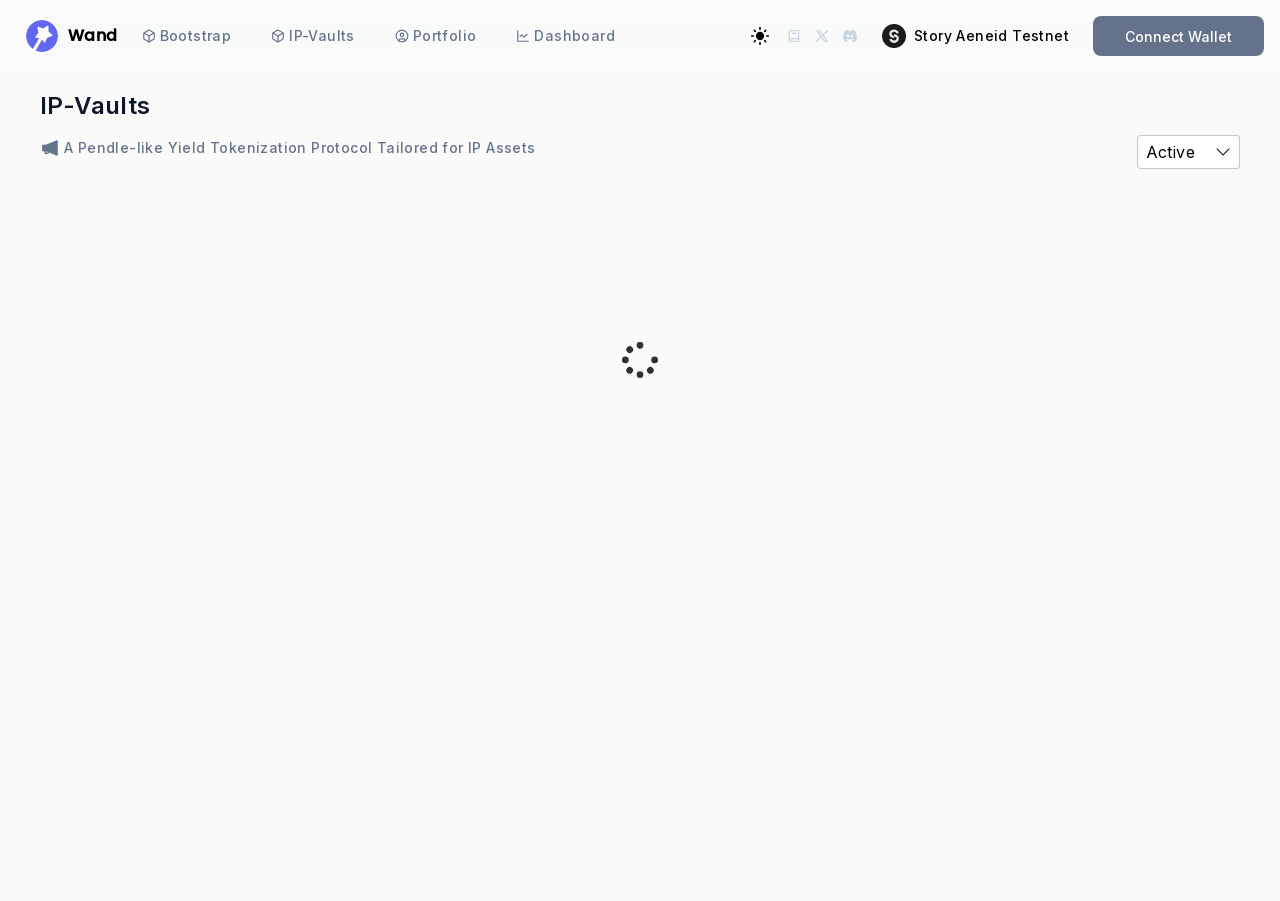
<file: index.html>
<!DOCTYPE html><html lang="en" class=""><head><meta charSet="utf-8"/><meta name="viewport" content="width=device-width, initial-scale=1"/><link rel="preload" href="/_next/static/media/e4af272ccee01ff0-s.p.woff2" as="font" crossorigin="" type="font/woff2"/><link rel="stylesheet" href="/_next/static/css/a1b20bc6ba3bf152.css" crossorigin="" data-precedence="next"/><link rel="stylesheet" href="/_next/static/css/fd6cf131dbbd3091.css" crossorigin="" data-precedence="next"/><link rel="preload" as="script" fetchPriority="low" href="/_next/static/chunks/webpack-bf655ed9b284487a.js" crossorigin=""/><script src="/_next/static/chunks/ba506871-45986743b76d7b3d.js" async="" crossorigin=""></script><script src="/_next/static/chunks/6338-c39fd7ee9bc13c51.js" async="" crossorigin=""></script><script src="/_next/static/chunks/main-app-07a72e246adffe22.js" async="" crossorigin=""></script><script src="/_next/static/chunks/9297c78b-14e1ee9007b80083.js" async=""></script><script src="/_next/static/chunks/6dc81886-08f2846522414128.js" async=""></script><script src="/_next/static/chunks/49819357-fdaba54000946dc8.js" async=""></script><script src="/_next/static/chunks/1073c3e3-1a057ef7bb68ae58.js" async=""></script><script src="/_next/static/chunks/98d18a34-1d5ae14d7516b42d.js" async=""></script><script src="/_next/static/chunks/2fba7bc5-d11bbafc78647d04.js" async=""></script><script src="/_next/static/chunks/292a49c6-6c7e7ab71783e2fb.js" async=""></script><script src="/_next/static/chunks/6492bda6-355dd8bd28c6d348.js" async=""></script><script src="/_next/static/chunks/e92732e8-8b05da8ce1ccc09c.js" async=""></script><script src="/_next/static/chunks/2864-2c1023e045f2b363.js" async=""></script><script src="/_next/static/chunks/3947-f5fd31de7294a153.js" async=""></script><script src="/_next/static/chunks/5849-1bab29f4024d6757.js" async=""></script><script src="/_next/static/chunks/3960-ff9ae606d2600e46.js" async=""></script><script src="/_next/static/chunks/7429-b96d56cd12bcdeaf.js" async=""></script><script src="/_next/static/chunks/1838-eb73478a085eb593.js" async=""></script><script src="/_next/static/chunks/5088-736a4a3b5c7b04cb.js" async=""></script><script src="/_next/static/chunks/app/layout-949d6b4bcb978a3a.js" async=""></script><script src="/_next/static/chunks/468e5ad9-183bddd123b45dac.js" async=""></script><script src="/_next/static/chunks/47df2850-e2f479d2f1ac5211.js" async=""></script><script src="/_next/static/chunks/9cc8ae5e-45a90ecc0142b721.js" async=""></script><script src="/_next/static/chunks/1900-8b343aacb0c723a8.js" async=""></script><script src="/_next/static/chunks/6760-358154d99da9bac5.js" async=""></script><script src="/_next/static/chunks/6687-0d529af0dbb2caa8.js" async=""></script><script src="/_next/static/chunks/6406-f9b90c86b4db5aba.js" async=""></script><script src="/_next/static/chunks/6056-de0baa505c4dddf2.js" async=""></script><script src="/_next/static/chunks/278-a7186dfbeaa8389b.js" async=""></script><script src="/_next/static/chunks/9336-92e13a7f7ddb938c.js" async=""></script><script src="/_next/static/chunks/2847-df95711117172714.js" async=""></script><script src="/_next/static/chunks/1235-f9d3a9f54d295f7a.js" async=""></script><script src="/_next/static/chunks/191-d09c8169060214b8.js" async=""></script><script src="/_next/static/chunks/2120-ddaa2fed193cbc76.js" async=""></script><script src="/_next/static/chunks/app/page-ef7aacd061b613d6.js" async=""></script><title>Wand Finance</title><meta name="description" content="A Structured Protocol for Better Asset Utilization"/><meta property="og:title" content="Wand Finance"/><meta property="og:description" content="A Structured Protocol for Better Asset Utilization"/><meta property="og:type" content="website"/><meta name="twitter:card" content="summary"/><meta name="twitter:title" content="Wand Finance"/><meta name="twitter:description" content="A Structured Protocol for Better Asset Utilization"/><link rel="icon" href="/icon.svg?1a5e35f3121952a9" type="image/svg+xml" sizes="any"/><meta name="next-size-adjust"/><script src="/_next/static/chunks/polyfills-c67a75d1b6f99dc8.js" crossorigin="" noModule=""></script></head><body class="__className_e8ce0c tracking-wide bg-stone-50 dark:bg-slate-950 dark:text-slate-50"><div></div><div id="tooltip-root" class="fixed left-0 top-0 z-[60]"></div><script src="/_next/static/chunks/webpack-bf655ed9b284487a.js" crossorigin="" async=""></script><script>(self.__next_f=self.__next_f||[]).push([0]);self.__next_f.push([2,null])</script><script>self.__next_f.push([1,"1:HL[\"/_next/static/media/e4af272ccee01ff0-s.p.woff2\",\"font\",{\"crossOrigin\":\"\",\"type\":\"font/woff2\"}]\n2:HL[\"/_next/static/css/a1b20bc6ba3bf152.css\",\"style\",{\"crossOrigin\":\"\"}]\n3:HL[\"/_next/static/css/fd6cf131dbbd3091.css\",\"style\",{\"crossOrigin\":\"\"}]\n0:\"$L4\"\n"])</script><script>self.__next_f.push([1,"5:I[95910,[],\"\"]\n7:I[57338,[],\"\"]\n"])</script><script>self.__next_f.push([1,"8:I[92341,[\"4881\",\"static/chunks/9297c78b-14e1ee9007b80083.js\",\"7495\",\"static/chunks/6dc81886-08f2846522414128.js\",\"7622\",\"static/chunks/49819357-fdaba54000946dc8.js\",\"5294\",\"static/chunks/1073c3e3-1a057ef7bb68ae58.js\",\"3113\",\"static/chunks/98d18a34-1d5ae14d7516b42d.js\",\"7073\",\"static/chunks/2fba7bc5-d11bbafc78647d04.js\",\"6121\",\"static/chunks/292a49c6-6c7e7ab71783e2fb.js\",\"8123\",\"static/chunks/6492bda6-355dd8bd28c6d348.js\",\"9050\",\"static/chunks/e92732e8-8b05da8ce1ccc09c.js\",\"2864\",\"static/chunks/2864-2c1023e045f2b363.js\",\"3947\",\"static/chunks/3947-f5fd31de7294a153.js\",\"5849\",\"static/chunks/5849-1bab29f4024d6757.js\",\"3960\",\"static/chunks/3960-ff9ae606d2600e46.js\",\"7429\",\"static/chunks/7429-b96d56cd12bcdeaf.js\",\"1838\",\"static/chunks/1838-eb73478a085eb593.js\",\"5088\",\"static/chunks/5088-736a4a3b5c7b04cb.js\",\"3185\",\"static/chunks/app/layout-949d6b4bcb978a3a.js\"],\"\"]\n"])</script><script>self.__next_f.push([1,"9:I[31640,[],\"\"]\na:I[91017,[],\"\"]\nc:I[70059,[],\"\"]\n"])</script><script>self.__next_f.push([1,"d:I[69108,[\"4881\",\"static/chunks/9297c78b-14e1ee9007b80083.js\",\"7495\",\"static/chunks/6dc81886-08f2846522414128.js\",\"7622\",\"static/chunks/49819357-fdaba54000946dc8.js\",\"5294\",\"static/chunks/1073c3e3-1a057ef7bb68ae58.js\",\"3113\",\"static/chunks/98d18a34-1d5ae14d7516b42d.js\",\"4105\",\"static/chunks/468e5ad9-183bddd123b45dac.js\",\"6115\",\"static/chunks/47df2850-e2f479d2f1ac5211.js\",\"3979\",\"static/chunks/9cc8ae5e-45a90ecc0142b721.js\",\"2864\",\"static/chunks/2864-2c1023e045f2b363.js\",\"1900\",\"static/chunks/1900-8b343aacb0c723a8.js\",\"3947\",\"static/chunks/3947-f5fd31de7294a153.js\",\"5849\",\"static/chunks/5849-1bab29f4024d6757.js\",\"6760\",\"static/chunks/6760-358154d99da9bac5.js\",\"6687\",\"static/chunks/6687-0d529af0dbb2caa8.js\",\"6406\",\"static/chunks/6406-f9b90c86b4db5aba.js\",\"6056\",\"static/chunks/6056-de0baa505c4dddf2.js\",\"3960\",\"static/chunks/3960-ff9ae606d2600e46.js\",\"278\",\"static/chunks/278-a7186dfbeaa8389b.js\",\"1838\",\"static/chunks/1838-eb73478a085eb593.js\",\"5088\",\"static/chunks/5088-736a4a3b5c7b04cb.js\",\"9336\",\"static/chunks/9336-92e13a7f7ddb938c.js\",\"2847\",\"static/chunks/2847-df95711117172714.js\",\"1235\",\"static/chunks/1235-f9d3a9f54d295f7a.js\",\"191\",\"static/chunks/191-d09c8169060214b8.js\",\"2120\",\"static/chunks/2120-ddaa2fed193cbc76.js\",\"1931\",\"static/chunks/app/page-ef7aacd061b613d6.js\"],\"\"]\n"])</script><script>self.__next_f.push([1,"4:[[[\"$\",\"link\",\"0\",{\"rel\":\"stylesheet\",\"href\":\"/_next/static/css/a1b20bc6ba3bf152.css\",\"precedence\":\"next\",\"crossOrigin\":\"\"}],[\"$\",\"link\",\"1\",{\"rel\":\"stylesheet\",\"href\":\"/_next/static/css/fd6cf131dbbd3091.css\",\"precedence\":\"next\",\"crossOrigin\":\"\"}]],[\"$\",\"$L5\",null,{\"buildId\":\"X1O3wEI4TDh6c4BLhlFe4\",\"assetPrefix\":\"\",\"initialCanonicalUrl\":\"/\",\"initialTree\":[\"\",{\"children\":[\"__PAGE__\",{}]},\"$undefined\",\"$undefined\",true],\"initialHead\":[false,\"$L6\"],\"globalErrorComponent\":\"$7\",\"children\":[null,[\"$\",\"html\",null,{\"lang\":\"en\",\"className\":\"\",\"suppressHydrationWarning\":true,\"children\":[\"$\",\"body\",null,{\"className\":\"__className_e8ce0c tracking-wide bg-stone-50 dark:bg-slate-950 dark:text-slate-50\",\"children\":[[\"$\",\"$L8\",null,{\"children\":[\"$\",\"$L9\",null,{\"parallelRouterKey\":\"children\",\"segmentPath\":[\"children\"],\"loading\":\"$undefined\",\"loadingStyles\":\"$undefined\",\"hasLoading\":false,\"error\":\"$undefined\",\"errorStyles\":\"$undefined\",\"template\":[\"$\",\"$La\",null,{}],\"templateStyles\":\"$undefined\",\"notFound\":[[\"$\",\"title\",null,{\"children\":\"404: This page could not be found.\"}],[\"$\",\"div\",null,{\"style\":{\"fontFamily\":\"system-ui,\\\"Segoe UI\\\",Roboto,Helvetica,Arial,sans-serif,\\\"Apple Color Emoji\\\",\\\"Segoe UI Emoji\\\"\",\"height\":\"100vh\",\"textAlign\":\"center\",\"display\":\"flex\",\"flexDirection\":\"column\",\"alignItems\":\"center\",\"justifyContent\":\"center\"},\"children\":[\"$\",\"div\",null,{\"children\":[[\"$\",\"style\",null,{\"dangerouslySetInnerHTML\":{\"__html\":\"body{color:#000;background:#fff;margin:0}.next-error-h1{border-right:1px solid rgba(0,0,0,.3)}@media (prefers-color-scheme:dark){body{color:#fff;background:#000}.next-error-h1{border-right:1px solid rgba(255,255,255,.3)}}\"}}],[\"$\",\"h1\",null,{\"className\":\"next-error-h1\",\"style\":{\"display\":\"inline-block\",\"margin\":\"0 20px 0 0\",\"padding\":\"0 23px 0 0\",\"fontSize\":24,\"fontWeight\":500,\"verticalAlign\":\"top\",\"lineHeight\":\"49px\"},\"children\":\"404\"}],[\"$\",\"div\",null,{\"style\":{\"display\":\"inline-block\"},\"children\":[\"$\",\"h2\",null,{\"style\":{\"fontSize\":14,\"fontWeight\":400,\"lineHeight\":\"49px\",\"margin\":0},\"children\":\"This page could not be found.\"}]}]]}]}]],\"notFoundStyles\":[],\"childProp\":{\"current\":[\"$Lb\",[\"$\",\"$Lc\",null,{\"propsForComponent\":{\"params\":{}},\"Component\":\"$d\",\"isStaticGeneration\":true}],null],\"segment\":\"__PAGE__\"},\"styles\":[]}]}],[\"$\",\"div\",null,{\"id\":\"tooltip-root\",\"className\":\"fixed left-0 top-0 z-[60]\"}]]}]}],null]}]]\n"])</script><script>self.__next_f.push([1,"6:[[\"$\",\"meta\",\"0\",{\"charSet\":\"utf-8\"}],[\"$\",\"title\",\"1\",{\"children\":\"Wand Finance\"}],[\"$\",\"meta\",\"2\",{\"name\":\"description\",\"content\":\"A Structured Protocol for Better Asset Utilization\"}],[\"$\",\"meta\",\"3\",{\"name\":\"viewport\",\"content\":\"width=device-width, initial-scale=1\"}],[\"$\",\"meta\",\"4\",{\"property\":\"og:title\",\"content\":\"Wand Finance\"}],[\"$\",\"meta\",\"5\",{\"property\":\"og:description\",\"content\":\"A Structured Protocol for Better Asset Utilization\"}],[\"$\",\"meta\",\"6\",{\"property\":\"og:type\",\"content\":\"website\"}],[\"$\",\"meta\",\"7\",{\"name\":\"twitter:card\",\"content\":\"summary\"}],[\"$\",\"meta\",\"8\",{\"name\":\"twitter:title\",\"content\":\"Wand Finance\"}],[\"$\",\"meta\",\"9\",{\"name\":\"twitter:description\",\"content\":\"A Structured Protocol for Better Asset Utilization\"}],[\"$\",\"link\",\"10\",{\"rel\":\"icon\",\"href\":\"/icon.svg?1a5e35f3121952a9\",\"type\":\"image/svg+xml\",\"sizes\":\"any\"}],[\"$\",\"meta\",\"11\",{\"name\":\"next-size-adjust\"}]]\n"])</script><script>self.__next_f.push([1,"b:null\n"])</script></body></html>
</file>
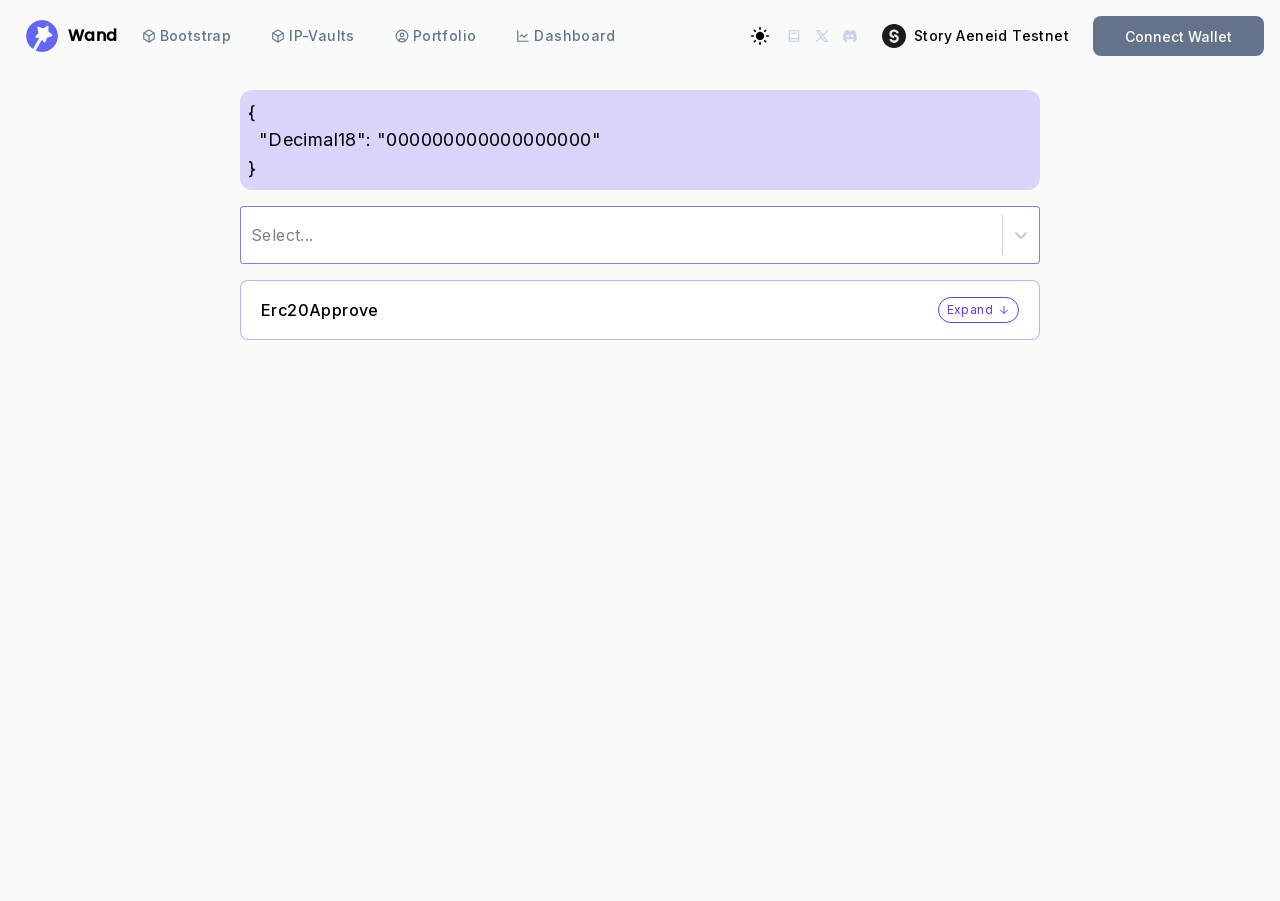
<file: admin.html>
<!DOCTYPE html><html lang="en" class=""><head><meta charSet="utf-8"/><meta name="viewport" content="width=device-width, initial-scale=1"/><link rel="preload" href="/_next/static/media/e4af272ccee01ff0-s.p.woff2" as="font" crossorigin="" type="font/woff2"/><link rel="stylesheet" href="/_next/static/css/a1b20bc6ba3bf152.css" crossorigin="" data-precedence="next"/><link rel="stylesheet" href="/_next/static/css/fd6cf131dbbd3091.css" crossorigin="" data-precedence="next"/><link rel="preload" as="script" fetchPriority="low" href="/_next/static/chunks/webpack-bf655ed9b284487a.js" crossorigin=""/><script src="/_next/static/chunks/ba506871-45986743b76d7b3d.js" async="" crossorigin=""></script><script src="/_next/static/chunks/6338-c39fd7ee9bc13c51.js" async="" crossorigin=""></script><script src="/_next/static/chunks/main-app-07a72e246adffe22.js" async="" crossorigin=""></script><script src="/_next/static/chunks/9297c78b-14e1ee9007b80083.js" async=""></script><script src="/_next/static/chunks/6dc81886-08f2846522414128.js" async=""></script><script src="/_next/static/chunks/49819357-fdaba54000946dc8.js" async=""></script><script src="/_next/static/chunks/1073c3e3-1a057ef7bb68ae58.js" async=""></script><script src="/_next/static/chunks/98d18a34-1d5ae14d7516b42d.js" async=""></script><script src="/_next/static/chunks/2fba7bc5-d11bbafc78647d04.js" async=""></script><script src="/_next/static/chunks/292a49c6-6c7e7ab71783e2fb.js" async=""></script><script src="/_next/static/chunks/6492bda6-355dd8bd28c6d348.js" async=""></script><script src="/_next/static/chunks/e92732e8-8b05da8ce1ccc09c.js" async=""></script><script src="/_next/static/chunks/2864-2c1023e045f2b363.js" async=""></script><script src="/_next/static/chunks/3947-f5fd31de7294a153.js" async=""></script><script src="/_next/static/chunks/5849-1bab29f4024d6757.js" async=""></script><script src="/_next/static/chunks/3960-ff9ae606d2600e46.js" async=""></script><script src="/_next/static/chunks/7429-b96d56cd12bcdeaf.js" async=""></script><script src="/_next/static/chunks/1838-eb73478a085eb593.js" async=""></script><script src="/_next/static/chunks/5088-736a4a3b5c7b04cb.js" async=""></script><script src="/_next/static/chunks/app/layout-949d6b4bcb978a3a.js" async=""></script><script src="/_next/static/chunks/1900-8b343aacb0c723a8.js" async=""></script><script src="/_next/static/chunks/6760-358154d99da9bac5.js" async=""></script><script src="/_next/static/chunks/6687-0d529af0dbb2caa8.js" async=""></script><script src="/_next/static/chunks/544-e17d511a03088714.js" async=""></script><script src="/_next/static/chunks/9336-92e13a7f7ddb938c.js" async=""></script><script src="/_next/static/chunks/app/admin/page-8ecd92b5336ac72b.js" async=""></script><title>Wand Finance</title><meta name="description" content="A Structured Protocol for Better Asset Utilization"/><meta property="og:title" content="Wand Finance"/><meta property="og:description" content="A Structured Protocol for Better Asset Utilization"/><meta property="og:type" content="website"/><meta name="twitter:card" content="summary"/><meta name="twitter:title" content="Wand Finance"/><meta name="twitter:description" content="A Structured Protocol for Better Asset Utilization"/><link rel="icon" href="/icon.svg?1a5e35f3121952a9" type="image/svg+xml" sizes="any"/><meta name="next-size-adjust"/><script src="/_next/static/chunks/polyfills-c67a75d1b6f99dc8.js" crossorigin="" noModule=""></script></head><body class="__className_e8ce0c tracking-wide bg-stone-50 dark:bg-slate-950 dark:text-slate-50"><div></div><div id="tooltip-root" class="fixed left-0 top-0 z-[60]"></div><script src="/_next/static/chunks/webpack-bf655ed9b284487a.js" crossorigin="" async=""></script><script>(self.__next_f=self.__next_f||[]).push([0]);self.__next_f.push([2,null])</script><script>self.__next_f.push([1,"1:HL[\"/_next/static/media/e4af272ccee01ff0-s.p.woff2\",\"font\",{\"crossOrigin\":\"\",\"type\":\"font/woff2\"}]\n2:HL[\"/_next/static/css/a1b20bc6ba3bf152.css\",\"style\",{\"crossOrigin\":\"\"}]\n3:HL[\"/_next/static/css/fd6cf131dbbd3091.css\",\"style\",{\"crossOrigin\":\"\"}]\n0:\"$L4\"\n"])</script><script>self.__next_f.push([1,"5:I[95910,[],\"\"]\n7:I[57338,[],\"\"]\n"])</script><script>self.__next_f.push([1,"8:I[92341,[\"4881\",\"static/chunks/9297c78b-14e1ee9007b80083.js\",\"7495\",\"static/chunks/6dc81886-08f2846522414128.js\",\"7622\",\"static/chunks/49819357-fdaba54000946dc8.js\",\"5294\",\"static/chunks/1073c3e3-1a057ef7bb68ae58.js\",\"3113\",\"static/chunks/98d18a34-1d5ae14d7516b42d.js\",\"7073\",\"static/chunks/2fba7bc5-d11bbafc78647d04.js\",\"6121\",\"static/chunks/292a49c6-6c7e7ab71783e2fb.js\",\"8123\",\"static/chunks/6492bda6-355dd8bd28c6d348.js\",\"9050\",\"static/chunks/e92732e8-8b05da8ce1ccc09c.js\",\"2864\",\"static/chunks/2864-2c1023e045f2b363.js\",\"3947\",\"static/chunks/3947-f5fd31de7294a153.js\",\"5849\",\"static/chunks/5849-1bab29f4024d6757.js\",\"3960\",\"static/chunks/3960-ff9ae606d2600e46.js\",\"7429\",\"static/chunks/7429-b96d56cd12bcdeaf.js\",\"1838\",\"static/chunks/1838-eb73478a085eb593.js\",\"5088\",\"static/chunks/5088-736a4a3b5c7b04cb.js\",\"3185\",\"static/chunks/app/layout-949d6b4bcb978a3a.js\"],\"\"]\n"])</script><script>self.__next_f.push([1,"9:I[31640,[],\"\"]\na:I[91017,[],\"\"]\nc:I[70059,[],\"\"]\n"])</script><script>self.__next_f.push([1,"d:I[48721,[\"4881\",\"static/chunks/9297c78b-14e1ee9007b80083.js\",\"7495\",\"static/chunks/6dc81886-08f2846522414128.js\",\"7622\",\"static/chunks/49819357-fdaba54000946dc8.js\",\"5294\",\"static/chunks/1073c3e3-1a057ef7bb68ae58.js\",\"2864\",\"static/chunks/2864-2c1023e045f2b363.js\",\"1900\",\"static/chunks/1900-8b343aacb0c723a8.js\",\"3947\",\"static/chunks/3947-f5fd31de7294a153.js\",\"6760\",\"static/chunks/6760-358154d99da9bac5.js\",\"6687\",\"static/chunks/6687-0d529af0dbb2caa8.js\",\"3960\",\"static/chunks/3960-ff9ae606d2600e46.js\",\"544\",\"static/chunks/544-e17d511a03088714.js\",\"1838\",\"static/chunks/1838-eb73478a085eb593.js\",\"5088\",\"static/chunks/5088-736a4a3b5c7b04cb.js\",\"9336\",\"static/chunks/9336-92e13a7f7ddb938c.js\",\"3\",\"static/chunks/app/admin/page-8ecd92b5336ac72b.js\"],\"\"]\n"])</script><script>self.__next_f.push([1,"4:[[[\"$\",\"link\",\"0\",{\"rel\":\"stylesheet\",\"href\":\"/_next/static/css/a1b20bc6ba3bf152.css\",\"precedence\":\"next\",\"crossOrigin\":\"\"}],[\"$\",\"link\",\"1\",{\"rel\":\"stylesheet\",\"href\":\"/_next/static/css/fd6cf131dbbd3091.css\",\"precedence\":\"next\",\"crossOrigin\":\"\"}]],[\"$\",\"$L5\",null,{\"buildId\":\"X1O3wEI4TDh6c4BLhlFe4\",\"assetPrefix\":\"\",\"initialCanonicalUrl\":\"/admin\",\"initialTree\":[\"\",{\"children\":[\"admin\",{\"children\":[\"__PAGE__\",{}]}]},\"$undefined\",\"$undefined\",true],\"initialHead\":[false,\"$L6\"],\"globalErrorComponent\":\"$7\",\"children\":[null,[\"$\",\"html\",null,{\"lang\":\"en\",\"className\":\"\",\"suppressHydrationWarning\":true,\"children\":[\"$\",\"body\",null,{\"className\":\"__className_e8ce0c tracking-wide bg-stone-50 dark:bg-slate-950 dark:text-slate-50\",\"children\":[[\"$\",\"$L8\",null,{\"children\":[\"$\",\"$L9\",null,{\"parallelRouterKey\":\"children\",\"segmentPath\":[\"children\"],\"loading\":\"$undefined\",\"loadingStyles\":\"$undefined\",\"hasLoading\":false,\"error\":\"$undefined\",\"errorStyles\":\"$undefined\",\"template\":[\"$\",\"$La\",null,{}],\"templateStyles\":\"$undefined\",\"notFound\":[[\"$\",\"title\",null,{\"children\":\"404: This page could not be found.\"}],[\"$\",\"div\",null,{\"style\":{\"fontFamily\":\"system-ui,\\\"Segoe UI\\\",Roboto,Helvetica,Arial,sans-serif,\\\"Apple Color Emoji\\\",\\\"Segoe UI Emoji\\\"\",\"height\":\"100vh\",\"textAlign\":\"center\",\"display\":\"flex\",\"flexDirection\":\"column\",\"alignItems\":\"center\",\"justifyContent\":\"center\"},\"children\":[\"$\",\"div\",null,{\"children\":[[\"$\",\"style\",null,{\"dangerouslySetInnerHTML\":{\"__html\":\"body{color:#000;background:#fff;margin:0}.next-error-h1{border-right:1px solid rgba(0,0,0,.3)}@media (prefers-color-scheme:dark){body{color:#fff;background:#000}.next-error-h1{border-right:1px solid rgba(255,255,255,.3)}}\"}}],[\"$\",\"h1\",null,{\"className\":\"next-error-h1\",\"style\":{\"display\":\"inline-block\",\"margin\":\"0 20px 0 0\",\"padding\":\"0 23px 0 0\",\"fontSize\":24,\"fontWeight\":500,\"verticalAlign\":\"top\",\"lineHeight\":\"49px\"},\"children\":\"404\"}],[\"$\",\"div\",null,{\"style\":{\"display\":\"inline-block\"},\"children\":[\"$\",\"h2\",null,{\"style\":{\"fontSize\":14,\"fontWeight\":400,\"lineHeight\":\"49px\",\"margin\":0},\"children\":\"This page could not be found.\"}]}]]}]}]],\"notFoundStyles\":[],\"childProp\":{\"current\":[\"$\",\"$L9\",null,{\"parallelRouterKey\":\"children\",\"segmentPath\":[\"children\",\"admin\",\"children\"],\"loading\":\"$undefined\",\"loadingStyles\":\"$undefined\",\"hasLoading\":false,\"error\":\"$undefined\",\"errorStyles\":\"$undefined\",\"template\":[\"$\",\"$La\",null,{}],\"templateStyles\":\"$undefined\",\"notFound\":\"$undefined\",\"notFoundStyles\":\"$undefined\",\"childProp\":{\"current\":[\"$Lb\",[\"$\",\"$Lc\",null,{\"propsForComponent\":{\"params\":{}},\"Component\":\"$d\",\"isStaticGeneration\":true}],null],\"segment\":\"__PAGE__\"},\"styles\":[]}],\"segment\":\"admin\"},\"styles\":[]}]}],[\"$\",\"div\",null,{\"id\":\"tooltip-root\",\"className\":\"fixed left-0 top-0 z-[60]\"}]]}]}],null]}]]\n"])</script><script>self.__next_f.push([1,"6:[[\"$\",\"meta\",\"0\",{\"charSet\":\"utf-8\"}],[\"$\",\"title\",\"1\",{\"children\":\"Wand Finance\"}],[\"$\",\"meta\",\"2\",{\"name\":\"description\",\"content\":\"A Structured Protocol for Better Asset Utilization\"}],[\"$\",\"meta\",\"3\",{\"name\":\"viewport\",\"content\":\"width=device-width, initial-scale=1\"}],[\"$\",\"meta\",\"4\",{\"property\":\"og:title\",\"content\":\"Wand Finance\"}],[\"$\",\"meta\",\"5\",{\"property\":\"og:description\",\"content\":\"A Structured Protocol for Better Asset Utilization\"}],[\"$\",\"meta\",\"6\",{\"property\":\"og:type\",\"content\":\"website\"}],[\"$\",\"meta\",\"7\",{\"name\":\"twitter:card\",\"content\":\"summary\"}],[\"$\",\"meta\",\"8\",{\"name\":\"twitter:title\",\"content\":\"Wand Finance\"}],[\"$\",\"meta\",\"9\",{\"name\":\"twitter:description\",\"content\":\"A Structured Protocol for Better Asset Utilization\"}],[\"$\",\"link\",\"10\",{\"rel\":\"icon\",\"href\":\"/icon.svg?1a5e35f3121952a9\",\"type\":\"image/svg+xml\",\"sizes\":\"any\"}],[\"$\",\"meta\",\"11\",{\"name\":\"next-size-adjust\"}]]\n"])</script><script>self.__next_f.push([1,"b:null\n"])</script></body></html>
</file>
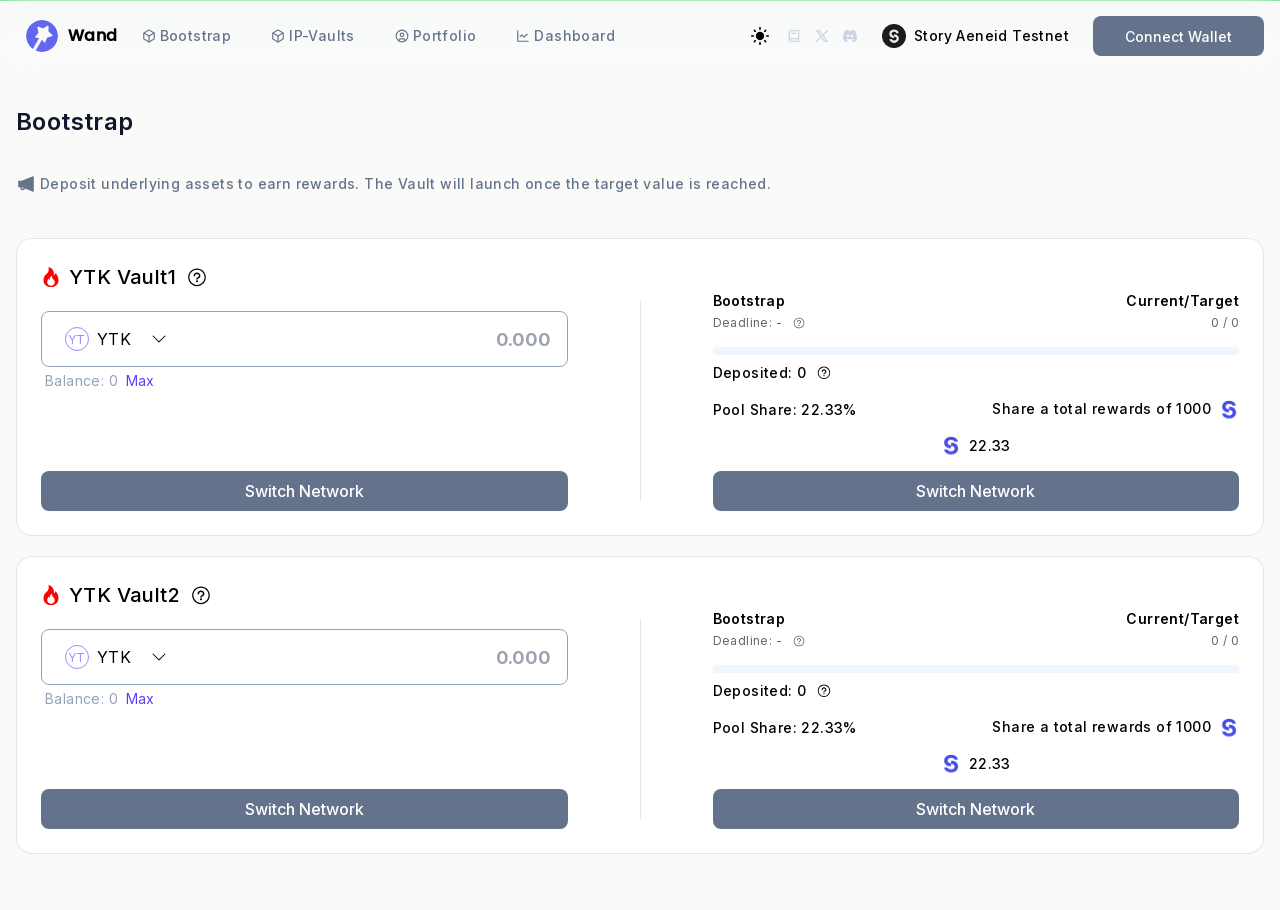
<file: bootstrap.html>
<!DOCTYPE html><html lang="en" class=""><head><meta charSet="utf-8"/><meta name="viewport" content="width=device-width, initial-scale=1"/><link rel="preload" href="/_next/static/media/e4af272ccee01ff0-s.p.woff2" as="font" crossorigin="" type="font/woff2"/><link rel="stylesheet" href="/_next/static/css/a1b20bc6ba3bf152.css" crossorigin="" data-precedence="next"/><link rel="stylesheet" href="/_next/static/css/fd6cf131dbbd3091.css" crossorigin="" data-precedence="next"/><link rel="preload" as="script" fetchPriority="low" href="/_next/static/chunks/webpack-bf655ed9b284487a.js" crossorigin=""/><script src="/_next/static/chunks/ba506871-45986743b76d7b3d.js" async="" crossorigin=""></script><script src="/_next/static/chunks/6338-c39fd7ee9bc13c51.js" async="" crossorigin=""></script><script src="/_next/static/chunks/main-app-07a72e246adffe22.js" async="" crossorigin=""></script><script src="/_next/static/chunks/9297c78b-14e1ee9007b80083.js" async=""></script><script src="/_next/static/chunks/6dc81886-08f2846522414128.js" async=""></script><script src="/_next/static/chunks/49819357-fdaba54000946dc8.js" async=""></script><script src="/_next/static/chunks/1073c3e3-1a057ef7bb68ae58.js" async=""></script><script src="/_next/static/chunks/98d18a34-1d5ae14d7516b42d.js" async=""></script><script src="/_next/static/chunks/2fba7bc5-d11bbafc78647d04.js" async=""></script><script src="/_next/static/chunks/292a49c6-6c7e7ab71783e2fb.js" async=""></script><script src="/_next/static/chunks/6492bda6-355dd8bd28c6d348.js" async=""></script><script src="/_next/static/chunks/e92732e8-8b05da8ce1ccc09c.js" async=""></script><script src="/_next/static/chunks/2864-2c1023e045f2b363.js" async=""></script><script src="/_next/static/chunks/3947-f5fd31de7294a153.js" async=""></script><script src="/_next/static/chunks/5849-1bab29f4024d6757.js" async=""></script><script src="/_next/static/chunks/3960-ff9ae606d2600e46.js" async=""></script><script src="/_next/static/chunks/7429-b96d56cd12bcdeaf.js" async=""></script><script src="/_next/static/chunks/1838-eb73478a085eb593.js" async=""></script><script src="/_next/static/chunks/5088-736a4a3b5c7b04cb.js" async=""></script><script src="/_next/static/chunks/app/layout-949d6b4bcb978a3a.js" async=""></script><script src="/_next/static/chunks/47df2850-e2f479d2f1ac5211.js" async=""></script><script src="/_next/static/chunks/6760-358154d99da9bac5.js" async=""></script><script src="/_next/static/chunks/6406-f9b90c86b4db5aba.js" async=""></script><script src="/_next/static/chunks/1235-f9d3a9f54d295f7a.js" async=""></script><script src="/_next/static/chunks/191-d09c8169060214b8.js" async=""></script><script src="/_next/static/chunks/app/bootstrap/page-ab9c934211a137f5.js" async=""></script><title>Wand Finance</title><meta name="description" content="A Structured Protocol for Better Asset Utilization"/><meta property="og:title" content="Wand Finance"/><meta property="og:description" content="A Structured Protocol for Better Asset Utilization"/><meta property="og:type" content="website"/><meta name="twitter:card" content="summary"/><meta name="twitter:title" content="Wand Finance"/><meta name="twitter:description" content="A Structured Protocol for Better Asset Utilization"/><link rel="icon" href="/icon.svg?1a5e35f3121952a9" type="image/svg+xml" sizes="any"/><meta name="next-size-adjust"/><script src="/_next/static/chunks/polyfills-c67a75d1b6f99dc8.js" crossorigin="" noModule=""></script></head><body class="__className_e8ce0c tracking-wide bg-stone-50 dark:bg-slate-950 dark:text-slate-50"><div></div><div id="tooltip-root" class="fixed left-0 top-0 z-[60]"></div><script src="/_next/static/chunks/webpack-bf655ed9b284487a.js" crossorigin="" async=""></script><script>(self.__next_f=self.__next_f||[]).push([0]);self.__next_f.push([2,null])</script><script>self.__next_f.push([1,"1:HL[\"/_next/static/media/e4af272ccee01ff0-s.p.woff2\",\"font\",{\"crossOrigin\":\"\",\"type\":\"font/woff2\"}]\n2:HL[\"/_next/static/css/a1b20bc6ba3bf152.css\",\"style\",{\"crossOrigin\":\"\"}]\n3:HL[\"/_next/static/css/fd6cf131dbbd3091.css\",\"style\",{\"crossOrigin\":\"\"}]\n0:\"$L4\"\n"])</script><script>self.__next_f.push([1,"5:I[95910,[],\"\"]\n7:I[57338,[],\"\"]\n"])</script><script>self.__next_f.push([1,"8:I[92341,[\"4881\",\"static/chunks/9297c78b-14e1ee9007b80083.js\",\"7495\",\"static/chunks/6dc81886-08f2846522414128.js\",\"7622\",\"static/chunks/49819357-fdaba54000946dc8.js\",\"5294\",\"static/chunks/1073c3e3-1a057ef7bb68ae58.js\",\"3113\",\"static/chunks/98d18a34-1d5ae14d7516b42d.js\",\"7073\",\"static/chunks/2fba7bc5-d11bbafc78647d04.js\",\"6121\",\"static/chunks/292a49c6-6c7e7ab71783e2fb.js\",\"8123\",\"static/chunks/6492bda6-355dd8bd28c6d348.js\",\"9050\",\"static/chunks/e92732e8-8b05da8ce1ccc09c.js\",\"2864\",\"static/chunks/2864-2c1023e045f2b363.js\",\"3947\",\"static/chunks/3947-f5fd31de7294a153.js\",\"5849\",\"static/chunks/5849-1bab29f4024d6757.js\",\"3960\",\"static/chunks/3960-ff9ae606d2600e46.js\",\"7429\",\"static/chunks/7429-b96d56cd12bcdeaf.js\",\"1838\",\"static/chunks/1838-eb73478a085eb593.js\",\"5088\",\"static/chunks/5088-736a4a3b5c7b04cb.js\",\"3185\",\"static/chunks/app/layout-949d6b4bcb978a3a.js\"],\"\"]\n"])</script><script>self.__next_f.push([1,"9:I[31640,[],\"\"]\na:I[91017,[],\"\"]\nc:I[70059,[],\"\"]\n"])</script><script>self.__next_f.push([1,"d:I[79689,[\"4881\",\"static/chunks/9297c78b-14e1ee9007b80083.js\",\"7495\",\"static/chunks/6dc81886-08f2846522414128.js\",\"7622\",\"static/chunks/49819357-fdaba54000946dc8.js\",\"5294\",\"static/chunks/1073c3e3-1a057ef7bb68ae58.js\",\"3113\",\"static/chunks/98d18a34-1d5ae14d7516b42d.js\",\"6115\",\"static/chunks/47df2850-e2f479d2f1ac5211.js\",\"2864\",\"static/chunks/2864-2c1023e045f2b363.js\",\"3947\",\"static/chunks/3947-f5fd31de7294a153.js\",\"5849\",\"static/chunks/5849-1bab29f4024d6757.js\",\"6760\",\"static/chunks/6760-358154d99da9bac5.js\",\"6406\",\"static/chunks/6406-f9b90c86b4db5aba.js\",\"1838\",\"static/chunks/1838-eb73478a085eb593.js\",\"1235\",\"static/chunks/1235-f9d3a9f54d295f7a.js\",\"191\",\"static/chunks/191-d09c8169060214b8.js\",\"8728\",\"static/chunks/app/bootstrap/page-ab9c934211a137f5.js\"],\"\"]\n"])</script><script>self.__next_f.push([1,"4:[[[\"$\",\"link\",\"0\",{\"rel\":\"stylesheet\",\"href\":\"/_next/static/css/a1b20bc6ba3bf152.css\",\"precedence\":\"next\",\"crossOrigin\":\"\"}],[\"$\",\"link\",\"1\",{\"rel\":\"stylesheet\",\"href\":\"/_next/static/css/fd6cf131dbbd3091.css\",\"precedence\":\"next\",\"crossOrigin\":\"\"}]],[\"$\",\"$L5\",null,{\"buildId\":\"X1O3wEI4TDh6c4BLhlFe4\",\"assetPrefix\":\"\",\"initialCanonicalUrl\":\"/bootstrap\",\"initialTree\":[\"\",{\"children\":[\"bootstrap\",{\"children\":[\"__PAGE__\",{}]}]},\"$undefined\",\"$undefined\",true],\"initialHead\":[false,\"$L6\"],\"globalErrorComponent\":\"$7\",\"children\":[null,[\"$\",\"html\",null,{\"lang\":\"en\",\"className\":\"\",\"suppressHydrationWarning\":true,\"children\":[\"$\",\"body\",null,{\"className\":\"__className_e8ce0c tracking-wide bg-stone-50 dark:bg-slate-950 dark:text-slate-50\",\"children\":[[\"$\",\"$L8\",null,{\"children\":[\"$\",\"$L9\",null,{\"parallelRouterKey\":\"children\",\"segmentPath\":[\"children\"],\"loading\":\"$undefined\",\"loadingStyles\":\"$undefined\",\"hasLoading\":false,\"error\":\"$undefined\",\"errorStyles\":\"$undefined\",\"template\":[\"$\",\"$La\",null,{}],\"templateStyles\":\"$undefined\",\"notFound\":[[\"$\",\"title\",null,{\"children\":\"404: This page could not be found.\"}],[\"$\",\"div\",null,{\"style\":{\"fontFamily\":\"system-ui,\\\"Segoe UI\\\",Roboto,Helvetica,Arial,sans-serif,\\\"Apple Color Emoji\\\",\\\"Segoe UI Emoji\\\"\",\"height\":\"100vh\",\"textAlign\":\"center\",\"display\":\"flex\",\"flexDirection\":\"column\",\"alignItems\":\"center\",\"justifyContent\":\"center\"},\"children\":[\"$\",\"div\",null,{\"children\":[[\"$\",\"style\",null,{\"dangerouslySetInnerHTML\":{\"__html\":\"body{color:#000;background:#fff;margin:0}.next-error-h1{border-right:1px solid rgba(0,0,0,.3)}@media (prefers-color-scheme:dark){body{color:#fff;background:#000}.next-error-h1{border-right:1px solid rgba(255,255,255,.3)}}\"}}],[\"$\",\"h1\",null,{\"className\":\"next-error-h1\",\"style\":{\"display\":\"inline-block\",\"margin\":\"0 20px 0 0\",\"padding\":\"0 23px 0 0\",\"fontSize\":24,\"fontWeight\":500,\"verticalAlign\":\"top\",\"lineHeight\":\"49px\"},\"children\":\"404\"}],[\"$\",\"div\",null,{\"style\":{\"display\":\"inline-block\"},\"children\":[\"$\",\"h2\",null,{\"style\":{\"fontSize\":14,\"fontWeight\":400,\"lineHeight\":\"49px\",\"margin\":0},\"children\":\"This page could not be found.\"}]}]]}]}]],\"notFoundStyles\":[],\"childProp\":{\"current\":[\"$\",\"$L9\",null,{\"parallelRouterKey\":\"children\",\"segmentPath\":[\"children\",\"bootstrap\",\"children\"],\"loading\":\"$undefined\",\"loadingStyles\":\"$undefined\",\"hasLoading\":false,\"error\":\"$undefined\",\"errorStyles\":\"$undefined\",\"template\":[\"$\",\"$La\",null,{}],\"templateStyles\":\"$undefined\",\"notFound\":\"$undefined\",\"notFoundStyles\":\"$undefined\",\"childProp\":{\"current\":[\"$Lb\",[\"$\",\"$Lc\",null,{\"propsForComponent\":{\"params\":{}},\"Component\":\"$d\",\"isStaticGeneration\":true}],null],\"segment\":\"__PAGE__\"},\"styles\":[]}],\"segment\":\"bootstrap\"},\"styles\":[]}]}],[\"$\",\"div\",null,{\"id\":\"tooltip-root\",\"className\":\"fixed left-0 top-0 z-[60]\"}]]}]}],null]}]]\n"])</script><script>self.__next_f.push([1,"6:[[\"$\",\"meta\",\"0\",{\"charSet\":\"utf-8\"}],[\"$\",\"title\",\"1\",{\"children\":\"Wand Finance\"}],[\"$\",\"meta\",\"2\",{\"name\":\"description\",\"content\":\"A Structured Protocol for Better Asset Utilization\"}],[\"$\",\"meta\",\"3\",{\"name\":\"viewport\",\"content\":\"width=device-width, initial-scale=1\"}],[\"$\",\"meta\",\"4\",{\"property\":\"og:title\",\"content\":\"Wand Finance\"}],[\"$\",\"meta\",\"5\",{\"property\":\"og:description\",\"content\":\"A Structured Protocol for Better Asset Utilization\"}],[\"$\",\"meta\",\"6\",{\"property\":\"og:type\",\"content\":\"website\"}],[\"$\",\"meta\",\"7\",{\"name\":\"twitter:card\",\"content\":\"summary\"}],[\"$\",\"meta\",\"8\",{\"name\":\"twitter:title\",\"content\":\"Wand Finance\"}],[\"$\",\"meta\",\"9\",{\"name\":\"twitter:description\",\"content\":\"A Structured Protocol for Better Asset Utilization\"}],[\"$\",\"link\",\"10\",{\"rel\":\"icon\",\"href\":\"/icon.svg?1a5e35f3121952a9\",\"type\":\"image/svg+xml\",\"sizes\":\"any\"}],[\"$\",\"meta\",\"11\",{\"name\":\"next-size-adjust\"}]]\n"])</script><script>self.__next_f.push([1,"b:null\n"])</script></body></html>
</file>
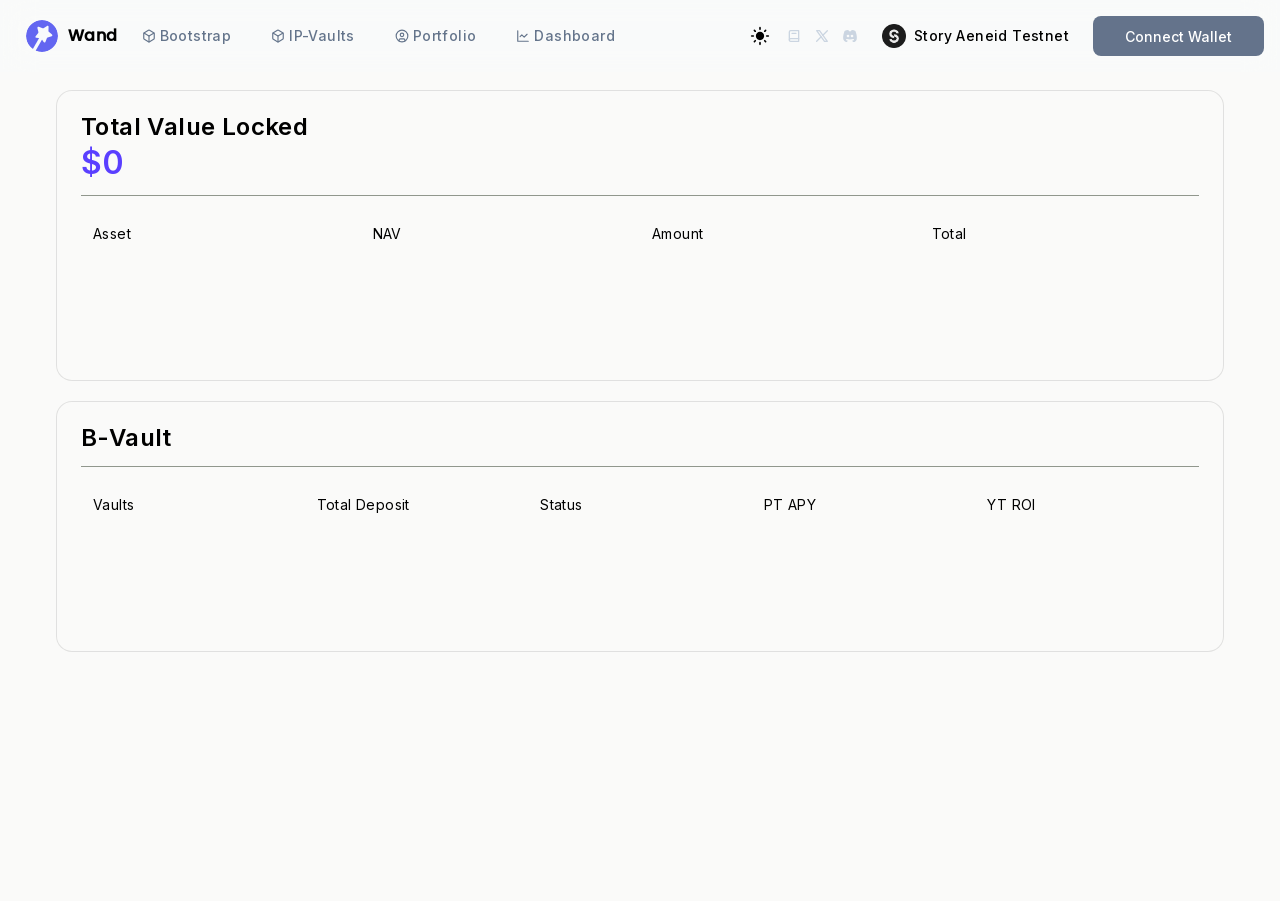
<file: dashboard.html>
<!DOCTYPE html><html lang="en" class=""><head><meta charSet="utf-8"/><meta name="viewport" content="width=device-width, initial-scale=1"/><link rel="preload" href="/_next/static/media/e4af272ccee01ff0-s.p.woff2" as="font" crossorigin="" type="font/woff2"/><link rel="stylesheet" href="/_next/static/css/a1b20bc6ba3bf152.css" crossorigin="" data-precedence="next"/><link rel="stylesheet" href="/_next/static/css/fd6cf131dbbd3091.css" crossorigin="" data-precedence="next"/><link rel="preload" as="script" fetchPriority="low" href="/_next/static/chunks/webpack-bf655ed9b284487a.js" crossorigin=""/><script src="/_next/static/chunks/ba506871-45986743b76d7b3d.js" async="" crossorigin=""></script><script src="/_next/static/chunks/6338-c39fd7ee9bc13c51.js" async="" crossorigin=""></script><script src="/_next/static/chunks/main-app-07a72e246adffe22.js" async="" crossorigin=""></script><script src="/_next/static/chunks/9297c78b-14e1ee9007b80083.js" async=""></script><script src="/_next/static/chunks/6dc81886-08f2846522414128.js" async=""></script><script src="/_next/static/chunks/49819357-fdaba54000946dc8.js" async=""></script><script src="/_next/static/chunks/1073c3e3-1a057ef7bb68ae58.js" async=""></script><script src="/_next/static/chunks/98d18a34-1d5ae14d7516b42d.js" async=""></script><script src="/_next/static/chunks/2fba7bc5-d11bbafc78647d04.js" async=""></script><script src="/_next/static/chunks/292a49c6-6c7e7ab71783e2fb.js" async=""></script><script src="/_next/static/chunks/6492bda6-355dd8bd28c6d348.js" async=""></script><script src="/_next/static/chunks/e92732e8-8b05da8ce1ccc09c.js" async=""></script><script src="/_next/static/chunks/2864-2c1023e045f2b363.js" async=""></script><script src="/_next/static/chunks/3947-f5fd31de7294a153.js" async=""></script><script src="/_next/static/chunks/5849-1bab29f4024d6757.js" async=""></script><script src="/_next/static/chunks/3960-ff9ae606d2600e46.js" async=""></script><script src="/_next/static/chunks/7429-b96d56cd12bcdeaf.js" async=""></script><script src="/_next/static/chunks/1838-eb73478a085eb593.js" async=""></script><script src="/_next/static/chunks/5088-736a4a3b5c7b04cb.js" async=""></script><script src="/_next/static/chunks/app/layout-949d6b4bcb978a3a.js" async=""></script><script src="/_next/static/chunks/468e5ad9-183bddd123b45dac.js" async=""></script><script src="/_next/static/chunks/1900-8b343aacb0c723a8.js" async=""></script><script src="/_next/static/chunks/6760-358154d99da9bac5.js" async=""></script><script src="/_next/static/chunks/6687-0d529af0dbb2caa8.js" async=""></script><script src="/_next/static/chunks/6406-f9b90c86b4db5aba.js" async=""></script><script src="/_next/static/chunks/6056-de0baa505c4dddf2.js" async=""></script><script src="/_next/static/chunks/9336-92e13a7f7ddb938c.js" async=""></script><script src="/_next/static/chunks/2847-df95711117172714.js" async=""></script><script src="/_next/static/chunks/app/dashboard/page-99839f252316f04d.js" async=""></script><title>Wand Finance</title><meta name="description" content="A Structured Protocol for Better Asset Utilization"/><meta property="og:title" content="Wand Finance"/><meta property="og:description" content="A Structured Protocol for Better Asset Utilization"/><meta property="og:type" content="website"/><meta name="twitter:card" content="summary"/><meta name="twitter:title" content="Wand Finance"/><meta name="twitter:description" content="A Structured Protocol for Better Asset Utilization"/><link rel="icon" href="/icon.svg?1a5e35f3121952a9" type="image/svg+xml" sizes="any"/><meta name="next-size-adjust"/><script src="/_next/static/chunks/polyfills-c67a75d1b6f99dc8.js" crossorigin="" noModule=""></script></head><body class="__className_e8ce0c tracking-wide bg-stone-50 dark:bg-slate-950 dark:text-slate-50"><div></div><div id="tooltip-root" class="fixed left-0 top-0 z-[60]"></div><script src="/_next/static/chunks/webpack-bf655ed9b284487a.js" crossorigin="" async=""></script><script>(self.__next_f=self.__next_f||[]).push([0]);self.__next_f.push([2,null])</script><script>self.__next_f.push([1,"1:HL[\"/_next/static/media/e4af272ccee01ff0-s.p.woff2\",\"font\",{\"crossOrigin\":\"\",\"type\":\"font/woff2\"}]\n2:HL[\"/_next/static/css/a1b20bc6ba3bf152.css\",\"style\",{\"crossOrigin\":\"\"}]\n3:HL[\"/_next/static/css/fd6cf131dbbd3091.css\",\"style\",{\"crossOrigin\":\"\"}]\n0:\"$L4\"\n"])</script><script>self.__next_f.push([1,"5:I[95910,[],\"\"]\n7:I[57338,[],\"\"]\n"])</script><script>self.__next_f.push([1,"8:I[92341,[\"4881\",\"static/chunks/9297c78b-14e1ee9007b80083.js\",\"7495\",\"static/chunks/6dc81886-08f2846522414128.js\",\"7622\",\"static/chunks/49819357-fdaba54000946dc8.js\",\"5294\",\"static/chunks/1073c3e3-1a057ef7bb68ae58.js\",\"3113\",\"static/chunks/98d18a34-1d5ae14d7516b42d.js\",\"7073\",\"static/chunks/2fba7bc5-d11bbafc78647d04.js\",\"6121\",\"static/chunks/292a49c6-6c7e7ab71783e2fb.js\",\"8123\",\"static/chunks/6492bda6-355dd8bd28c6d348.js\",\"9050\",\"static/chunks/e92732e8-8b05da8ce1ccc09c.js\",\"2864\",\"static/chunks/2864-2c1023e045f2b363.js\",\"3947\",\"static/chunks/3947-f5fd31de7294a153.js\",\"5849\",\"static/chunks/5849-1bab29f4024d6757.js\",\"3960\",\"static/chunks/3960-ff9ae606d2600e46.js\",\"7429\",\"static/chunks/7429-b96d56cd12bcdeaf.js\",\"1838\",\"static/chunks/1838-eb73478a085eb593.js\",\"5088\",\"static/chunks/5088-736a4a3b5c7b04cb.js\",\"3185\",\"static/chunks/app/layout-949d6b4bcb978a3a.js\"],\"\"]\n"])</script><script>self.__next_f.push([1,"9:I[31640,[],\"\"]\na:I[91017,[],\"\"]\nc:I[70059,[],\"\"]\n"])</script><script>self.__next_f.push([1,"d:I[11539,[\"4881\",\"static/chunks/9297c78b-14e1ee9007b80083.js\",\"7495\",\"static/chunks/6dc81886-08f2846522414128.js\",\"7622\",\"static/chunks/49819357-fdaba54000946dc8.js\",\"5294\",\"static/chunks/1073c3e3-1a057ef7bb68ae58.js\",\"3113\",\"static/chunks/98d18a34-1d5ae14d7516b42d.js\",\"4105\",\"static/chunks/468e5ad9-183bddd123b45dac.js\",\"2864\",\"static/chunks/2864-2c1023e045f2b363.js\",\"1900\",\"static/chunks/1900-8b343aacb0c723a8.js\",\"3947\",\"static/chunks/3947-f5fd31de7294a153.js\",\"5849\",\"static/chunks/5849-1bab29f4024d6757.js\",\"6760\",\"static/chunks/6760-358154d99da9bac5.js\",\"6687\",\"static/chunks/6687-0d529af0dbb2caa8.js\",\"6406\",\"static/chunks/6406-f9b90c86b4db5aba.js\",\"6056\",\"static/chunks/6056-de0baa505c4dddf2.js\",\"1838\",\"static/chunks/1838-eb73478a085eb593.js\",\"5088\",\"static/chunks/5088-736a4a3b5c7b04cb.js\",\"9336\",\"static/chunks/9336-92e13a7f7ddb938c.js\",\"2847\",\"static/chunks/2847-df95711117172714.js\",\"7702\",\"static/chunks/app/dashboard/page-99839f252316f04d.js\"],\"\"]\n"])</script><script>self.__next_f.push([1,"4:[[[\"$\",\"link\",\"0\",{\"rel\":\"stylesheet\",\"href\":\"/_next/static/css/a1b20bc6ba3bf152.css\",\"precedence\":\"next\",\"crossOrigin\":\"\"}],[\"$\",\"link\",\"1\",{\"rel\":\"stylesheet\",\"href\":\"/_next/static/css/fd6cf131dbbd3091.css\",\"precedence\":\"next\",\"crossOrigin\":\"\"}]],[\"$\",\"$L5\",null,{\"buildId\":\"X1O3wEI4TDh6c4BLhlFe4\",\"assetPrefix\":\"\",\"initialCanonicalUrl\":\"/dashboard\",\"initialTree\":[\"\",{\"children\":[\"dashboard\",{\"children\":[\"__PAGE__\",{}]}]},\"$undefined\",\"$undefined\",true],\"initialHead\":[false,\"$L6\"],\"globalErrorComponent\":\"$7\",\"children\":[null,[\"$\",\"html\",null,{\"lang\":\"en\",\"className\":\"\",\"suppressHydrationWarning\":true,\"children\":[\"$\",\"body\",null,{\"className\":\"__className_e8ce0c tracking-wide bg-stone-50 dark:bg-slate-950 dark:text-slate-50\",\"children\":[[\"$\",\"$L8\",null,{\"children\":[\"$\",\"$L9\",null,{\"parallelRouterKey\":\"children\",\"segmentPath\":[\"children\"],\"loading\":\"$undefined\",\"loadingStyles\":\"$undefined\",\"hasLoading\":false,\"error\":\"$undefined\",\"errorStyles\":\"$undefined\",\"template\":[\"$\",\"$La\",null,{}],\"templateStyles\":\"$undefined\",\"notFound\":[[\"$\",\"title\",null,{\"children\":\"404: This page could not be found.\"}],[\"$\",\"div\",null,{\"style\":{\"fontFamily\":\"system-ui,\\\"Segoe UI\\\",Roboto,Helvetica,Arial,sans-serif,\\\"Apple Color Emoji\\\",\\\"Segoe UI Emoji\\\"\",\"height\":\"100vh\",\"textAlign\":\"center\",\"display\":\"flex\",\"flexDirection\":\"column\",\"alignItems\":\"center\",\"justifyContent\":\"center\"},\"children\":[\"$\",\"div\",null,{\"children\":[[\"$\",\"style\",null,{\"dangerouslySetInnerHTML\":{\"__html\":\"body{color:#000;background:#fff;margin:0}.next-error-h1{border-right:1px solid rgba(0,0,0,.3)}@media (prefers-color-scheme:dark){body{color:#fff;background:#000}.next-error-h1{border-right:1px solid rgba(255,255,255,.3)}}\"}}],[\"$\",\"h1\",null,{\"className\":\"next-error-h1\",\"style\":{\"display\":\"inline-block\",\"margin\":\"0 20px 0 0\",\"padding\":\"0 23px 0 0\",\"fontSize\":24,\"fontWeight\":500,\"verticalAlign\":\"top\",\"lineHeight\":\"49px\"},\"children\":\"404\"}],[\"$\",\"div\",null,{\"style\":{\"display\":\"inline-block\"},\"children\":[\"$\",\"h2\",null,{\"style\":{\"fontSize\":14,\"fontWeight\":400,\"lineHeight\":\"49px\",\"margin\":0},\"children\":\"This page could not be found.\"}]}]]}]}]],\"notFoundStyles\":[],\"childProp\":{\"current\":[\"$\",\"$L9\",null,{\"parallelRouterKey\":\"children\",\"segmentPath\":[\"children\",\"dashboard\",\"children\"],\"loading\":\"$undefined\",\"loadingStyles\":\"$undefined\",\"hasLoading\":false,\"error\":\"$undefined\",\"errorStyles\":\"$undefined\",\"template\":[\"$\",\"$La\",null,{}],\"templateStyles\":\"$undefined\",\"notFound\":\"$undefined\",\"notFoundStyles\":\"$undefined\",\"childProp\":{\"current\":[\"$Lb\",[\"$\",\"$Lc\",null,{\"propsForComponent\":{\"params\":{}},\"Component\":\"$d\",\"isStaticGeneration\":true}],null],\"segment\":\"__PAGE__\"},\"styles\":[]}],\"segment\":\"dashboard\"},\"styles\":[]}]}],[\"$\",\"div\",null,{\"id\":\"tooltip-root\",\"className\":\"fixed left-0 top-0 z-[60]\"}]]}]}],null]}]]\n"])</script><script>self.__next_f.push([1,"6:[[\"$\",\"meta\",\"0\",{\"charSet\":\"utf-8\"}],[\"$\",\"title\",\"1\",{\"children\":\"Wand Finance\"}],[\"$\",\"meta\",\"2\",{\"name\":\"description\",\"content\":\"A Structured Protocol for Better Asset Utilization\"}],[\"$\",\"meta\",\"3\",{\"name\":\"viewport\",\"content\":\"width=device-width, initial-scale=1\"}],[\"$\",\"meta\",\"4\",{\"property\":\"og:title\",\"content\":\"Wand Finance\"}],[\"$\",\"meta\",\"5\",{\"property\":\"og:description\",\"content\":\"A Structured Protocol for Better Asset Utilization\"}],[\"$\",\"meta\",\"6\",{\"property\":\"og:type\",\"content\":\"website\"}],[\"$\",\"meta\",\"7\",{\"name\":\"twitter:card\",\"content\":\"summary\"}],[\"$\",\"meta\",\"8\",{\"name\":\"twitter:title\",\"content\":\"Wand Finance\"}],[\"$\",\"meta\",\"9\",{\"name\":\"twitter:description\",\"content\":\"A Structured Protocol for Better Asset Utilization\"}],[\"$\",\"link\",\"10\",{\"rel\":\"icon\",\"href\":\"/icon.svg?1a5e35f3121952a9\",\"type\":\"image/svg+xml\",\"sizes\":\"any\"}],[\"$\",\"meta\",\"11\",{\"name\":\"next-size-adjust\"}]]\n"])</script><script>self.__next_f.push([1,"b:null\n"])</script></body></html>
</file>
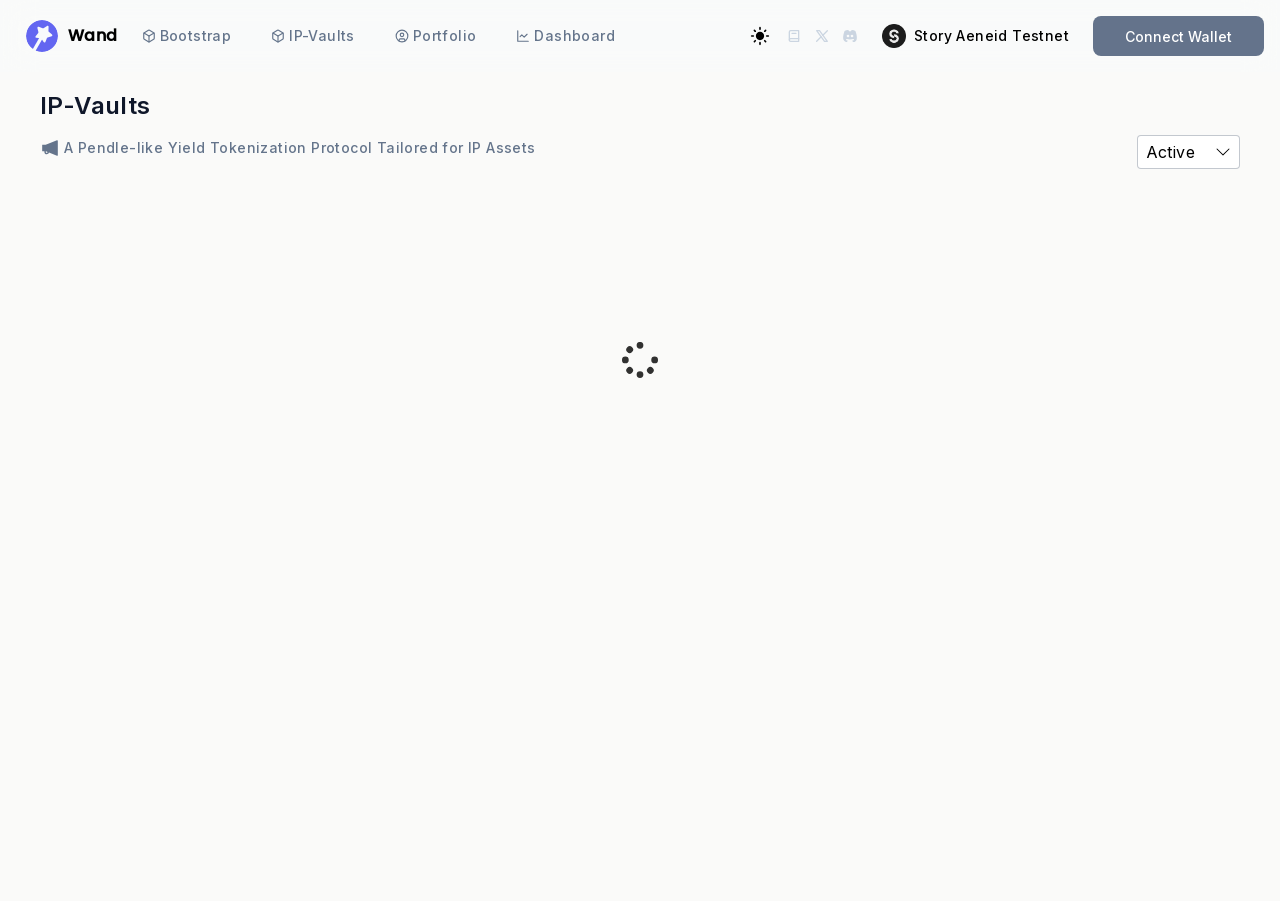
<file: ip-vaults.html>
<!DOCTYPE html><html lang="en" class=""><head><meta charSet="utf-8"/><meta name="viewport" content="width=device-width, initial-scale=1"/><link rel="preload" href="/_next/static/media/e4af272ccee01ff0-s.p.woff2" as="font" crossorigin="" type="font/woff2"/><link rel="stylesheet" href="/_next/static/css/a1b20bc6ba3bf152.css" crossorigin="" data-precedence="next"/><link rel="stylesheet" href="/_next/static/css/fd6cf131dbbd3091.css" crossorigin="" data-precedence="next"/><link rel="preload" as="script" fetchPriority="low" href="/_next/static/chunks/webpack-bf655ed9b284487a.js" crossorigin=""/><script src="/_next/static/chunks/ba506871-45986743b76d7b3d.js" async="" crossorigin=""></script><script src="/_next/static/chunks/6338-c39fd7ee9bc13c51.js" async="" crossorigin=""></script><script src="/_next/static/chunks/main-app-07a72e246adffe22.js" async="" crossorigin=""></script><script src="/_next/static/chunks/9297c78b-14e1ee9007b80083.js" async=""></script><script src="/_next/static/chunks/6dc81886-08f2846522414128.js" async=""></script><script src="/_next/static/chunks/49819357-fdaba54000946dc8.js" async=""></script><script src="/_next/static/chunks/1073c3e3-1a057ef7bb68ae58.js" async=""></script><script src="/_next/static/chunks/98d18a34-1d5ae14d7516b42d.js" async=""></script><script src="/_next/static/chunks/2fba7bc5-d11bbafc78647d04.js" async=""></script><script src="/_next/static/chunks/292a49c6-6c7e7ab71783e2fb.js" async=""></script><script src="/_next/static/chunks/6492bda6-355dd8bd28c6d348.js" async=""></script><script src="/_next/static/chunks/e92732e8-8b05da8ce1ccc09c.js" async=""></script><script src="/_next/static/chunks/2864-2c1023e045f2b363.js" async=""></script><script src="/_next/static/chunks/3947-f5fd31de7294a153.js" async=""></script><script src="/_next/static/chunks/5849-1bab29f4024d6757.js" async=""></script><script src="/_next/static/chunks/3960-ff9ae606d2600e46.js" async=""></script><script src="/_next/static/chunks/7429-b96d56cd12bcdeaf.js" async=""></script><script src="/_next/static/chunks/1838-eb73478a085eb593.js" async=""></script><script src="/_next/static/chunks/5088-736a4a3b5c7b04cb.js" async=""></script><script src="/_next/static/chunks/app/layout-949d6b4bcb978a3a.js" async=""></script><script src="/_next/static/chunks/468e5ad9-183bddd123b45dac.js" async=""></script><script src="/_next/static/chunks/47df2850-e2f479d2f1ac5211.js" async=""></script><script src="/_next/static/chunks/9cc8ae5e-45a90ecc0142b721.js" async=""></script><script src="/_next/static/chunks/1900-8b343aacb0c723a8.js" async=""></script><script src="/_next/static/chunks/6760-358154d99da9bac5.js" async=""></script><script src="/_next/static/chunks/6687-0d529af0dbb2caa8.js" async=""></script><script src="/_next/static/chunks/6406-f9b90c86b4db5aba.js" async=""></script><script src="/_next/static/chunks/6056-de0baa505c4dddf2.js" async=""></script><script src="/_next/static/chunks/278-a7186dfbeaa8389b.js" async=""></script><script src="/_next/static/chunks/9336-92e13a7f7ddb938c.js" async=""></script><script src="/_next/static/chunks/2847-df95711117172714.js" async=""></script><script src="/_next/static/chunks/1235-f9d3a9f54d295f7a.js" async=""></script><script src="/_next/static/chunks/191-d09c8169060214b8.js" async=""></script><script src="/_next/static/chunks/2120-ddaa2fed193cbc76.js" async=""></script><script src="/_next/static/chunks/app/ip-vaults/page-ef58fa37061e5534.js" async=""></script><title>Wand Finance</title><meta name="description" content="A Structured Protocol for Better Asset Utilization"/><meta property="og:title" content="Wand Finance"/><meta property="og:description" content="A Structured Protocol for Better Asset Utilization"/><meta property="og:type" content="website"/><meta name="twitter:card" content="summary"/><meta name="twitter:title" content="Wand Finance"/><meta name="twitter:description" content="A Structured Protocol for Better Asset Utilization"/><link rel="icon" href="/icon.svg?1a5e35f3121952a9" type="image/svg+xml" sizes="any"/><meta name="next-size-adjust"/><script src="/_next/static/chunks/polyfills-c67a75d1b6f99dc8.js" crossorigin="" noModule=""></script></head><body class="__className_e8ce0c tracking-wide bg-stone-50 dark:bg-slate-950 dark:text-slate-50"><div></div><div id="tooltip-root" class="fixed left-0 top-0 z-[60]"></div><script src="/_next/static/chunks/webpack-bf655ed9b284487a.js" crossorigin="" async=""></script><script>(self.__next_f=self.__next_f||[]).push([0]);self.__next_f.push([2,null])</script><script>self.__next_f.push([1,"1:HL[\"/_next/static/media/e4af272ccee01ff0-s.p.woff2\",\"font\",{\"crossOrigin\":\"\",\"type\":\"font/woff2\"}]\n2:HL[\"/_next/static/css/a1b20bc6ba3bf152.css\",\"style\",{\"crossOrigin\":\"\"}]\n3:HL[\"/_next/static/css/fd6cf131dbbd3091.css\",\"style\",{\"crossOrigin\":\"\"}]\n0:\"$L4\"\n"])</script><script>self.__next_f.push([1,"5:I[95910,[],\"\"]\n7:I[57338,[],\"\"]\n"])</script><script>self.__next_f.push([1,"8:I[92341,[\"4881\",\"static/chunks/9297c78b-14e1ee9007b80083.js\",\"7495\",\"static/chunks/6dc81886-08f2846522414128.js\",\"7622\",\"static/chunks/49819357-fdaba54000946dc8.js\",\"5294\",\"static/chunks/1073c3e3-1a057ef7bb68ae58.js\",\"3113\",\"static/chunks/98d18a34-1d5ae14d7516b42d.js\",\"7073\",\"static/chunks/2fba7bc5-d11bbafc78647d04.js\",\"6121\",\"static/chunks/292a49c6-6c7e7ab71783e2fb.js\",\"8123\",\"static/chunks/6492bda6-355dd8bd28c6d348.js\",\"9050\",\"static/chunks/e92732e8-8b05da8ce1ccc09c.js\",\"2864\",\"static/chunks/2864-2c1023e045f2b363.js\",\"3947\",\"static/chunks/3947-f5fd31de7294a153.js\",\"5849\",\"static/chunks/5849-1bab29f4024d6757.js\",\"3960\",\"static/chunks/3960-ff9ae606d2600e46.js\",\"7429\",\"static/chunks/7429-b96d56cd12bcdeaf.js\",\"1838\",\"static/chunks/1838-eb73478a085eb593.js\",\"5088\",\"static/chunks/5088-736a4a3b5c7b04cb.js\",\"3185\",\"static/chunks/app/layout-949d6b4bcb978a3a.js\"],\"\"]\n"])</script><script>self.__next_f.push([1,"9:I[31640,[],\"\"]\na:I[91017,[],\"\"]\nc:I[70059,[],\"\"]\n"])</script><script>self.__next_f.push([1,"d:I[12120,[\"4881\",\"static/chunks/9297c78b-14e1ee9007b80083.js\",\"7495\",\"static/chunks/6dc81886-08f2846522414128.js\",\"7622\",\"static/chunks/49819357-fdaba54000946dc8.js\",\"5294\",\"static/chunks/1073c3e3-1a057ef7bb68ae58.js\",\"3113\",\"static/chunks/98d18a34-1d5ae14d7516b42d.js\",\"4105\",\"static/chunks/468e5ad9-183bddd123b45dac.js\",\"6115\",\"static/chunks/47df2850-e2f479d2f1ac5211.js\",\"3979\",\"static/chunks/9cc8ae5e-45a90ecc0142b721.js\",\"2864\",\"static/chunks/2864-2c1023e045f2b363.js\",\"1900\",\"static/chunks/1900-8b343aacb0c723a8.js\",\"3947\",\"static/chunks/3947-f5fd31de7294a153.js\",\"5849\",\"static/chunks/5849-1bab29f4024d6757.js\",\"6760\",\"static/chunks/6760-358154d99da9bac5.js\",\"6687\",\"static/chunks/6687-0d529af0dbb2caa8.js\",\"6406\",\"static/chunks/6406-f9b90c86b4db5aba.js\",\"6056\",\"static/chunks/6056-de0baa505c4dddf2.js\",\"3960\",\"static/chunks/3960-ff9ae606d2600e46.js\",\"278\",\"static/chunks/278-a7186dfbeaa8389b.js\",\"1838\",\"static/chunks/1838-eb73478a085eb593.js\",\"5088\",\"static/chunks/5088-736a4a3b5c7b04cb.js\",\"9336\",\"static/chunks/9336-92e13a7f7ddb938c.js\",\"2847\",\"static/chunks/2847-df95711117172714.js\",\"1235\",\"static/chunks/1235-f9d3a9f54d295f7a.js\",\"191\",\"static/chunks/191-d09c8169060214b8.js\",\"2120\",\"static/chunks/2120-ddaa2fed193cbc76.js\",\"3504\",\"static/chunks/app/ip-vaults/page-ef58fa37061e5534.js\"],\"\"]\n"])</script><script>self.__next_f.push([1,"4:[[[\"$\",\"link\",\"0\",{\"rel\":\"stylesheet\",\"href\":\"/_next/static/css/a1b20bc6ba3bf152.css\",\"precedence\":\"next\",\"crossOrigin\":\"\"}],[\"$\",\"link\",\"1\",{\"rel\":\"stylesheet\",\"href\":\"/_next/static/css/fd6cf131dbbd3091.css\",\"precedence\":\"next\",\"crossOrigin\":\"\"}]],[\"$\",\"$L5\",null,{\"buildId\":\"X1O3wEI4TDh6c4BLhlFe4\",\"assetPrefix\":\"\",\"initialCanonicalUrl\":\"/ip-vaults\",\"initialTree\":[\"\",{\"children\":[\"ip-vaults\",{\"children\":[\"__PAGE__\",{}]}]},\"$undefined\",\"$undefined\",true],\"initialHead\":[false,\"$L6\"],\"globalErrorComponent\":\"$7\",\"children\":[null,[\"$\",\"html\",null,{\"lang\":\"en\",\"className\":\"\",\"suppressHydrationWarning\":true,\"children\":[\"$\",\"body\",null,{\"className\":\"__className_e8ce0c tracking-wide bg-stone-50 dark:bg-slate-950 dark:text-slate-50\",\"children\":[[\"$\",\"$L8\",null,{\"children\":[\"$\",\"$L9\",null,{\"parallelRouterKey\":\"children\",\"segmentPath\":[\"children\"],\"loading\":\"$undefined\",\"loadingStyles\":\"$undefined\",\"hasLoading\":false,\"error\":\"$undefined\",\"errorStyles\":\"$undefined\",\"template\":[\"$\",\"$La\",null,{}],\"templateStyles\":\"$undefined\",\"notFound\":[[\"$\",\"title\",null,{\"children\":\"404: This page could not be found.\"}],[\"$\",\"div\",null,{\"style\":{\"fontFamily\":\"system-ui,\\\"Segoe UI\\\",Roboto,Helvetica,Arial,sans-serif,\\\"Apple Color Emoji\\\",\\\"Segoe UI Emoji\\\"\",\"height\":\"100vh\",\"textAlign\":\"center\",\"display\":\"flex\",\"flexDirection\":\"column\",\"alignItems\":\"center\",\"justifyContent\":\"center\"},\"children\":[\"$\",\"div\",null,{\"children\":[[\"$\",\"style\",null,{\"dangerouslySetInnerHTML\":{\"__html\":\"body{color:#000;background:#fff;margin:0}.next-error-h1{border-right:1px solid rgba(0,0,0,.3)}@media (prefers-color-scheme:dark){body{color:#fff;background:#000}.next-error-h1{border-right:1px solid rgba(255,255,255,.3)}}\"}}],[\"$\",\"h1\",null,{\"className\":\"next-error-h1\",\"style\":{\"display\":\"inline-block\",\"margin\":\"0 20px 0 0\",\"padding\":\"0 23px 0 0\",\"fontSize\":24,\"fontWeight\":500,\"verticalAlign\":\"top\",\"lineHeight\":\"49px\"},\"children\":\"404\"}],[\"$\",\"div\",null,{\"style\":{\"display\":\"inline-block\"},\"children\":[\"$\",\"h2\",null,{\"style\":{\"fontSize\":14,\"fontWeight\":400,\"lineHeight\":\"49px\",\"margin\":0},\"children\":\"This page could not be found.\"}]}]]}]}]],\"notFoundStyles\":[],\"childProp\":{\"current\":[\"$\",\"$L9\",null,{\"parallelRouterKey\":\"children\",\"segmentPath\":[\"children\",\"ip-vaults\",\"children\"],\"loading\":\"$undefined\",\"loadingStyles\":\"$undefined\",\"hasLoading\":false,\"error\":\"$undefined\",\"errorStyles\":\"$undefined\",\"template\":[\"$\",\"$La\",null,{}],\"templateStyles\":\"$undefined\",\"notFound\":\"$undefined\",\"notFoundStyles\":\"$undefined\",\"childProp\":{\"current\":[\"$Lb\",[\"$\",\"$Lc\",null,{\"propsForComponent\":{\"params\":{}},\"Component\":\"$d\",\"isStaticGeneration\":true}],null],\"segment\":\"__PAGE__\"},\"styles\":[]}],\"segment\":\"ip-vaults\"},\"styles\":[]}]}],[\"$\",\"div\",null,{\"id\":\"tooltip-root\",\"className\":\"fixed left-0 top-0 z-[60]\"}]]}]}],null]}]]\n"])</script><script>self.__next_f.push([1,"6:[[\"$\",\"meta\",\"0\",{\"charSet\":\"utf-8\"}],[\"$\",\"title\",\"1\",{\"children\":\"Wand Finance\"}],[\"$\",\"meta\",\"2\",{\"name\":\"description\",\"content\":\"A Structured Protocol for Better Asset Utilization\"}],[\"$\",\"meta\",\"3\",{\"name\":\"viewport\",\"content\":\"width=device-width, initial-scale=1\"}],[\"$\",\"meta\",\"4\",{\"property\":\"og:title\",\"content\":\"Wand Finance\"}],[\"$\",\"meta\",\"5\",{\"property\":\"og:description\",\"content\":\"A Structured Protocol for Better Asset Utilization\"}],[\"$\",\"meta\",\"6\",{\"property\":\"og:type\",\"content\":\"website\"}],[\"$\",\"meta\",\"7\",{\"name\":\"twitter:card\",\"content\":\"summary\"}],[\"$\",\"meta\",\"8\",{\"name\":\"twitter:title\",\"content\":\"Wand Finance\"}],[\"$\",\"meta\",\"9\",{\"name\":\"twitter:description\",\"content\":\"A Structured Protocol for Better Asset Utilization\"}],[\"$\",\"link\",\"10\",{\"rel\":\"icon\",\"href\":\"/icon.svg?1a5e35f3121952a9\",\"type\":\"image/svg+xml\",\"sizes\":\"any\"}],[\"$\",\"meta\",\"11\",{\"name\":\"next-size-adjust\"}]]\n"])</script><script>self.__next_f.push([1,"b:null\n"])</script></body></html>
</file>
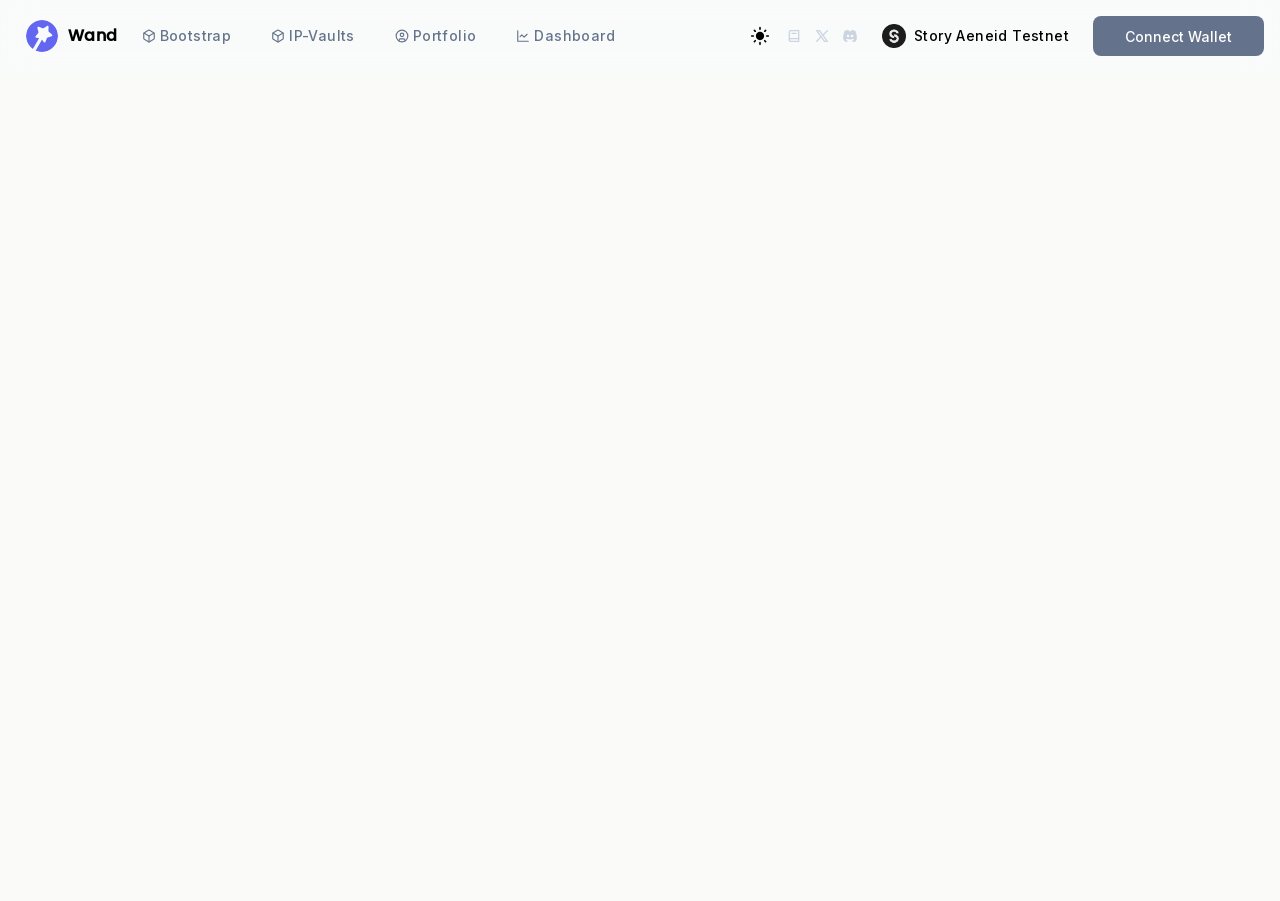
<file: logs.html>
<!DOCTYPE html><html lang="en" class=""><head><meta charSet="utf-8"/><meta name="viewport" content="width=device-width, initial-scale=1"/><link rel="preload" href="/_next/static/media/e4af272ccee01ff0-s.p.woff2" as="font" crossorigin="" type="font/woff2"/><link rel="stylesheet" href="/_next/static/css/a1b20bc6ba3bf152.css" crossorigin="" data-precedence="next"/><link rel="stylesheet" href="/_next/static/css/fd6cf131dbbd3091.css" crossorigin="" data-precedence="next"/><link rel="preload" as="script" fetchPriority="low" href="/_next/static/chunks/webpack-bf655ed9b284487a.js" crossorigin=""/><script src="/_next/static/chunks/ba506871-45986743b76d7b3d.js" async="" crossorigin=""></script><script src="/_next/static/chunks/6338-c39fd7ee9bc13c51.js" async="" crossorigin=""></script><script src="/_next/static/chunks/main-app-07a72e246adffe22.js" async="" crossorigin=""></script><script src="/_next/static/chunks/9297c78b-14e1ee9007b80083.js" async=""></script><script src="/_next/static/chunks/6dc81886-08f2846522414128.js" async=""></script><script src="/_next/static/chunks/49819357-fdaba54000946dc8.js" async=""></script><script src="/_next/static/chunks/1073c3e3-1a057ef7bb68ae58.js" async=""></script><script src="/_next/static/chunks/98d18a34-1d5ae14d7516b42d.js" async=""></script><script src="/_next/static/chunks/2fba7bc5-d11bbafc78647d04.js" async=""></script><script src="/_next/static/chunks/292a49c6-6c7e7ab71783e2fb.js" async=""></script><script src="/_next/static/chunks/6492bda6-355dd8bd28c6d348.js" async=""></script><script src="/_next/static/chunks/e92732e8-8b05da8ce1ccc09c.js" async=""></script><script src="/_next/static/chunks/2864-2c1023e045f2b363.js" async=""></script><script src="/_next/static/chunks/3947-f5fd31de7294a153.js" async=""></script><script src="/_next/static/chunks/5849-1bab29f4024d6757.js" async=""></script><script src="/_next/static/chunks/3960-ff9ae606d2600e46.js" async=""></script><script src="/_next/static/chunks/7429-b96d56cd12bcdeaf.js" async=""></script><script src="/_next/static/chunks/1838-eb73478a085eb593.js" async=""></script><script src="/_next/static/chunks/5088-736a4a3b5c7b04cb.js" async=""></script><script src="/_next/static/chunks/app/layout-949d6b4bcb978a3a.js" async=""></script><script src="/_next/static/chunks/278-a7186dfbeaa8389b.js" async=""></script><script src="/_next/static/chunks/1235-f9d3a9f54d295f7a.js" async=""></script><script src="/_next/static/chunks/app/logs/page-1cdaf2c62b2769e7.js" async=""></script><title>Wand Finance</title><meta name="description" content="A Structured Protocol for Better Asset Utilization"/><meta property="og:title" content="Wand Finance"/><meta property="og:description" content="A Structured Protocol for Better Asset Utilization"/><meta property="og:type" content="website"/><meta name="twitter:card" content="summary"/><meta name="twitter:title" content="Wand Finance"/><meta name="twitter:description" content="A Structured Protocol for Better Asset Utilization"/><link rel="icon" href="/icon.svg?1a5e35f3121952a9" type="image/svg+xml" sizes="any"/><meta name="next-size-adjust"/><script src="/_next/static/chunks/polyfills-c67a75d1b6f99dc8.js" crossorigin="" noModule=""></script></head><body class="__className_e8ce0c tracking-wide bg-stone-50 dark:bg-slate-950 dark:text-slate-50"><div></div><div id="tooltip-root" class="fixed left-0 top-0 z-[60]"></div><script src="/_next/static/chunks/webpack-bf655ed9b284487a.js" crossorigin="" async=""></script><script>(self.__next_f=self.__next_f||[]).push([0]);self.__next_f.push([2,null])</script><script>self.__next_f.push([1,"1:HL[\"/_next/static/media/e4af272ccee01ff0-s.p.woff2\",\"font\",{\"crossOrigin\":\"\",\"type\":\"font/woff2\"}]\n2:HL[\"/_next/static/css/a1b20bc6ba3bf152.css\",\"style\",{\"crossOrigin\":\"\"}]\n3:HL[\"/_next/static/css/fd6cf131dbbd3091.css\",\"style\",{\"crossOrigin\":\"\"}]\n0:\"$L4\"\n"])</script><script>self.__next_f.push([1,"5:I[95910,[],\"\"]\n7:I[57338,[],\"\"]\n"])</script><script>self.__next_f.push([1,"8:I[92341,[\"4881\",\"static/chunks/9297c78b-14e1ee9007b80083.js\",\"7495\",\"static/chunks/6dc81886-08f2846522414128.js\",\"7622\",\"static/chunks/49819357-fdaba54000946dc8.js\",\"5294\",\"static/chunks/1073c3e3-1a057ef7bb68ae58.js\",\"3113\",\"static/chunks/98d18a34-1d5ae14d7516b42d.js\",\"7073\",\"static/chunks/2fba7bc5-d11bbafc78647d04.js\",\"6121\",\"static/chunks/292a49c6-6c7e7ab71783e2fb.js\",\"8123\",\"static/chunks/6492bda6-355dd8bd28c6d348.js\",\"9050\",\"static/chunks/e92732e8-8b05da8ce1ccc09c.js\",\"2864\",\"static/chunks/2864-2c1023e045f2b363.js\",\"3947\",\"static/chunks/3947-f5fd31de7294a153.js\",\"5849\",\"static/chunks/5849-1bab29f4024d6757.js\",\"3960\",\"static/chunks/3960-ff9ae606d2600e46.js\",\"7429\",\"static/chunks/7429-b96d56cd12bcdeaf.js\",\"1838\",\"static/chunks/1838-eb73478a085eb593.js\",\"5088\",\"static/chunks/5088-736a4a3b5c7b04cb.js\",\"3185\",\"static/chunks/app/layout-949d6b4bcb978a3a.js\"],\"\"]\n"])</script><script>self.__next_f.push([1,"9:I[31640,[],\"\"]\na:I[91017,[],\"\"]\nc:I[70059,[],\"\"]\nd:I[36446,[\"4881\",\"static/chunks/9297c78b-14e1ee9007b80083.js\",\"7495\",\"static/chunks/6dc81886-08f2846522414128.js\",\"7622\",\"static/chunks/49819357-fdaba54000946dc8.js\",\"2864\",\"static/chunks/2864-2c1023e045f2b363.js\",\"278\",\"static/chunks/278-a7186dfbeaa8389b.js\",\"1838\",\"static/chunks/1838-eb73478a085eb593.js\",\"1235\",\"static/chunks/1235-f9d3a9f54d295f7a.js\",\"6745\",\"static/chunks/app/logs/page-1cdaf2c62b2769e7.js\"],\"\"]\n"])</script><script>self.__next_f.push([1,"4:[[[\"$\",\"link\",\"0\",{\"rel\":\"stylesheet\",\"href\":\"/_next/static/css/a1b20bc6ba3bf152.css\",\"precedence\":\"next\",\"crossOrigin\":\"\"}],[\"$\",\"link\",\"1\",{\"rel\":\"stylesheet\",\"href\":\"/_next/static/css/fd6cf131dbbd3091.css\",\"precedence\":\"next\",\"crossOrigin\":\"\"}]],[\"$\",\"$L5\",null,{\"buildId\":\"X1O3wEI4TDh6c4BLhlFe4\",\"assetPrefix\":\"\",\"initialCanonicalUrl\":\"/logs\",\"initialTree\":[\"\",{\"children\":[\"logs\",{\"children\":[\"__PAGE__\",{}]}]},\"$undefined\",\"$undefined\",true],\"initialHead\":[false,\"$L6\"],\"globalErrorComponent\":\"$7\",\"children\":[null,[\"$\",\"html\",null,{\"lang\":\"en\",\"className\":\"\",\"suppressHydrationWarning\":true,\"children\":[\"$\",\"body\",null,{\"className\":\"__className_e8ce0c tracking-wide bg-stone-50 dark:bg-slate-950 dark:text-slate-50\",\"children\":[[\"$\",\"$L8\",null,{\"children\":[\"$\",\"$L9\",null,{\"parallelRouterKey\":\"children\",\"segmentPath\":[\"children\"],\"loading\":\"$undefined\",\"loadingStyles\":\"$undefined\",\"hasLoading\":false,\"error\":\"$undefined\",\"errorStyles\":\"$undefined\",\"template\":[\"$\",\"$La\",null,{}],\"templateStyles\":\"$undefined\",\"notFound\":[[\"$\",\"title\",null,{\"children\":\"404: This page could not be found.\"}],[\"$\",\"div\",null,{\"style\":{\"fontFamily\":\"system-ui,\\\"Segoe UI\\\",Roboto,Helvetica,Arial,sans-serif,\\\"Apple Color Emoji\\\",\\\"Segoe UI Emoji\\\"\",\"height\":\"100vh\",\"textAlign\":\"center\",\"display\":\"flex\",\"flexDirection\":\"column\",\"alignItems\":\"center\",\"justifyContent\":\"center\"},\"children\":[\"$\",\"div\",null,{\"children\":[[\"$\",\"style\",null,{\"dangerouslySetInnerHTML\":{\"__html\":\"body{color:#000;background:#fff;margin:0}.next-error-h1{border-right:1px solid rgba(0,0,0,.3)}@media (prefers-color-scheme:dark){body{color:#fff;background:#000}.next-error-h1{border-right:1px solid rgba(255,255,255,.3)}}\"}}],[\"$\",\"h1\",null,{\"className\":\"next-error-h1\",\"style\":{\"display\":\"inline-block\",\"margin\":\"0 20px 0 0\",\"padding\":\"0 23px 0 0\",\"fontSize\":24,\"fontWeight\":500,\"verticalAlign\":\"top\",\"lineHeight\":\"49px\"},\"children\":\"404\"}],[\"$\",\"div\",null,{\"style\":{\"display\":\"inline-block\"},\"children\":[\"$\",\"h2\",null,{\"style\":{\"fontSize\":14,\"fontWeight\":400,\"lineHeight\":\"49px\",\"margin\":0},\"children\":\"This page could not be found.\"}]}]]}]}]],\"notFoundStyles\":[],\"childProp\":{\"current\":[\"$\",\"$L9\",null,{\"parallelRouterKey\":\"children\",\"segmentPath\":[\"children\",\"logs\",\"children\"],\"loading\":\"$undefined\",\"loadingStyles\":\"$undefined\",\"hasLoading\":false,\"error\":\"$undefined\",\"errorStyles\":\"$undefined\",\"template\":[\"$\",\"$La\",null,{}],\"templateStyles\":\"$undefined\",\"notFound\":\"$undefined\",\"notFoundStyles\":\"$undefined\",\"childProp\":{\"current\":[\"$Lb\",[\"$\",\"$Lc\",null,{\"propsForComponent\":{\"params\":{}},\"Component\":\"$d\",\"isStaticGeneration\":true}],null],\"segment\":\"__PAGE__\"},\"styles\":[]}],\"segment\":\"logs\"},\"styles\":[]}]}],[\"$\",\"div\",null,{\"id\":\"tooltip-root\",\"className\":\"fixed left-0 top-0 z-[60]\"}]]}]}],null]}]]\n"])</script><script>self.__next_f.push([1,"6:[[\"$\",\"meta\",\"0\",{\"charSet\":\"utf-8\"}],[\"$\",\"title\",\"1\",{\"children\":\"Wand Finance\"}],[\"$\",\"meta\",\"2\",{\"name\":\"description\",\"content\":\"A Structured Protocol for Better Asset Utilization\"}],[\"$\",\"meta\",\"3\",{\"name\":\"viewport\",\"content\":\"width=device-width, initial-scale=1\"}],[\"$\",\"meta\",\"4\",{\"property\":\"og:title\",\"content\":\"Wand Finance\"}],[\"$\",\"meta\",\"5\",{\"property\":\"og:description\",\"content\":\"A Structured Protocol for Better Asset Utilization\"}],[\"$\",\"meta\",\"6\",{\"property\":\"og:type\",\"content\":\"website\"}],[\"$\",\"meta\",\"7\",{\"name\":\"twitter:card\",\"content\":\"summary\"}],[\"$\",\"meta\",\"8\",{\"name\":\"twitter:title\",\"content\":\"Wand Finance\"}],[\"$\",\"meta\",\"9\",{\"name\":\"twitter:description\",\"content\":\"A Structured Protocol for Better Asset Utilization\"}],[\"$\",\"link\",\"10\",{\"rel\":\"icon\",\"href\":\"/icon.svg?1a5e35f3121952a9\",\"type\":\"image/svg+xml\",\"sizes\":\"any\"}],[\"$\",\"meta\",\"11\",{\"name\":\"next-size-adjust\"}]]\n"])</script><script>self.__next_f.push([1,"b:null\n"])</script></body></html>
</file>
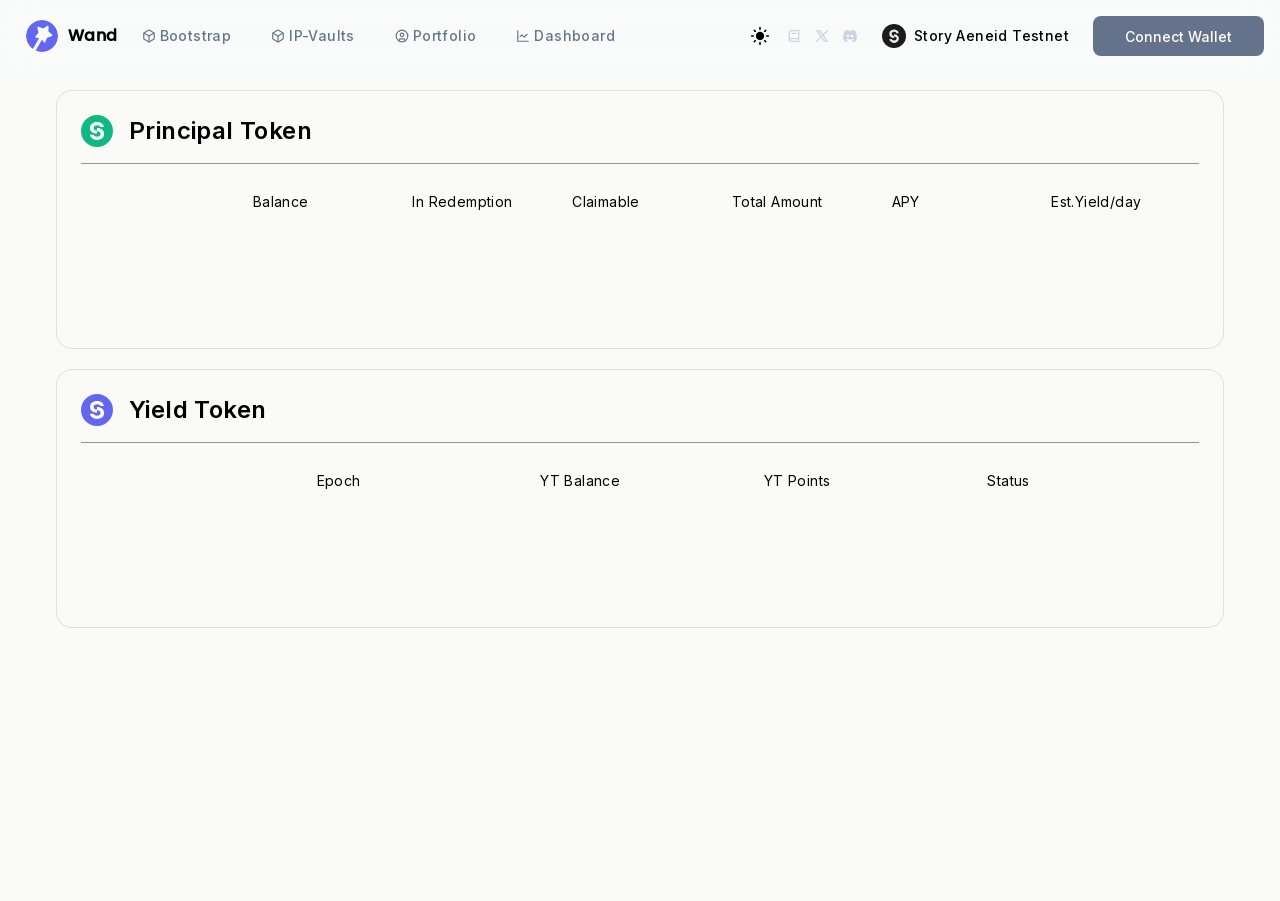
<file: portfolio.html>
<!DOCTYPE html><html lang="en" class=""><head><meta charSet="utf-8"/><meta name="viewport" content="width=device-width, initial-scale=1"/><link rel="preload" href="/_next/static/media/e4af272ccee01ff0-s.p.woff2" as="font" crossorigin="" type="font/woff2"/><link rel="stylesheet" href="/_next/static/css/a1b20bc6ba3bf152.css" crossorigin="" data-precedence="next"/><link rel="stylesheet" href="/_next/static/css/fd6cf131dbbd3091.css" crossorigin="" data-precedence="next"/><link rel="preload" as="script" fetchPriority="low" href="/_next/static/chunks/webpack-bf655ed9b284487a.js" crossorigin=""/><script src="/_next/static/chunks/ba506871-45986743b76d7b3d.js" async="" crossorigin=""></script><script src="/_next/static/chunks/6338-c39fd7ee9bc13c51.js" async="" crossorigin=""></script><script src="/_next/static/chunks/main-app-07a72e246adffe22.js" async="" crossorigin=""></script><script src="/_next/static/chunks/9297c78b-14e1ee9007b80083.js" async=""></script><script src="/_next/static/chunks/6dc81886-08f2846522414128.js" async=""></script><script src="/_next/static/chunks/49819357-fdaba54000946dc8.js" async=""></script><script src="/_next/static/chunks/1073c3e3-1a057ef7bb68ae58.js" async=""></script><script src="/_next/static/chunks/98d18a34-1d5ae14d7516b42d.js" async=""></script><script src="/_next/static/chunks/2fba7bc5-d11bbafc78647d04.js" async=""></script><script src="/_next/static/chunks/292a49c6-6c7e7ab71783e2fb.js" async=""></script><script src="/_next/static/chunks/6492bda6-355dd8bd28c6d348.js" async=""></script><script src="/_next/static/chunks/e92732e8-8b05da8ce1ccc09c.js" async=""></script><script src="/_next/static/chunks/2864-2c1023e045f2b363.js" async=""></script><script src="/_next/static/chunks/3947-f5fd31de7294a153.js" async=""></script><script src="/_next/static/chunks/5849-1bab29f4024d6757.js" async=""></script><script src="/_next/static/chunks/3960-ff9ae606d2600e46.js" async=""></script><script src="/_next/static/chunks/7429-b96d56cd12bcdeaf.js" async=""></script><script src="/_next/static/chunks/1838-eb73478a085eb593.js" async=""></script><script src="/_next/static/chunks/5088-736a4a3b5c7b04cb.js" async=""></script><script src="/_next/static/chunks/app/layout-949d6b4bcb978a3a.js" async=""></script><script src="/_next/static/chunks/468e5ad9-183bddd123b45dac.js" async=""></script><script src="/_next/static/chunks/1900-8b343aacb0c723a8.js" async=""></script><script src="/_next/static/chunks/6760-358154d99da9bac5.js" async=""></script><script src="/_next/static/chunks/6687-0d529af0dbb2caa8.js" async=""></script><script src="/_next/static/chunks/6406-f9b90c86b4db5aba.js" async=""></script><script src="/_next/static/chunks/6056-de0baa505c4dddf2.js" async=""></script><script src="/_next/static/chunks/9336-92e13a7f7ddb938c.js" async=""></script><script src="/_next/static/chunks/2847-df95711117172714.js" async=""></script><script src="/_next/static/chunks/app/portfolio/page-78fb980a2c6b2c55.js" async=""></script><title>Wand Finance</title><meta name="description" content="A Structured Protocol for Better Asset Utilization"/><meta property="og:title" content="Wand Finance"/><meta property="og:description" content="A Structured Protocol for Better Asset Utilization"/><meta property="og:type" content="website"/><meta name="twitter:card" content="summary"/><meta name="twitter:title" content="Wand Finance"/><meta name="twitter:description" content="A Structured Protocol for Better Asset Utilization"/><link rel="icon" href="/icon.svg?1a5e35f3121952a9" type="image/svg+xml" sizes="any"/><meta name="next-size-adjust"/><script src="/_next/static/chunks/polyfills-c67a75d1b6f99dc8.js" crossorigin="" noModule=""></script></head><body class="__className_e8ce0c tracking-wide bg-stone-50 dark:bg-slate-950 dark:text-slate-50"><div></div><div id="tooltip-root" class="fixed left-0 top-0 z-[60]"></div><script src="/_next/static/chunks/webpack-bf655ed9b284487a.js" crossorigin="" async=""></script><script>(self.__next_f=self.__next_f||[]).push([0]);self.__next_f.push([2,null])</script><script>self.__next_f.push([1,"1:HL[\"/_next/static/media/e4af272ccee01ff0-s.p.woff2\",\"font\",{\"crossOrigin\":\"\",\"type\":\"font/woff2\"}]\n2:HL[\"/_next/static/css/a1b20bc6ba3bf152.css\",\"style\",{\"crossOrigin\":\"\"}]\n3:HL[\"/_next/static/css/fd6cf131dbbd3091.css\",\"style\",{\"crossOrigin\":\"\"}]\n0:\"$L4\"\n"])</script><script>self.__next_f.push([1,"5:I[95910,[],\"\"]\n7:I[57338,[],\"\"]\n"])</script><script>self.__next_f.push([1,"8:I[92341,[\"4881\",\"static/chunks/9297c78b-14e1ee9007b80083.js\",\"7495\",\"static/chunks/6dc81886-08f2846522414128.js\",\"7622\",\"static/chunks/49819357-fdaba54000946dc8.js\",\"5294\",\"static/chunks/1073c3e3-1a057ef7bb68ae58.js\",\"3113\",\"static/chunks/98d18a34-1d5ae14d7516b42d.js\",\"7073\",\"static/chunks/2fba7bc5-d11bbafc78647d04.js\",\"6121\",\"static/chunks/292a49c6-6c7e7ab71783e2fb.js\",\"8123\",\"static/chunks/6492bda6-355dd8bd28c6d348.js\",\"9050\",\"static/chunks/e92732e8-8b05da8ce1ccc09c.js\",\"2864\",\"static/chunks/2864-2c1023e045f2b363.js\",\"3947\",\"static/chunks/3947-f5fd31de7294a153.js\",\"5849\",\"static/chunks/5849-1bab29f4024d6757.js\",\"3960\",\"static/chunks/3960-ff9ae606d2600e46.js\",\"7429\",\"static/chunks/7429-b96d56cd12bcdeaf.js\",\"1838\",\"static/chunks/1838-eb73478a085eb593.js\",\"5088\",\"static/chunks/5088-736a4a3b5c7b04cb.js\",\"3185\",\"static/chunks/app/layout-949d6b4bcb978a3a.js\"],\"\"]\n"])</script><script>self.__next_f.push([1,"9:I[31640,[],\"\"]\na:I[91017,[],\"\"]\nc:I[70059,[],\"\"]\n"])</script><script>self.__next_f.push([1,"d:I[85765,[\"4881\",\"static/chunks/9297c78b-14e1ee9007b80083.js\",\"7495\",\"static/chunks/6dc81886-08f2846522414128.js\",\"7622\",\"static/chunks/49819357-fdaba54000946dc8.js\",\"5294\",\"static/chunks/1073c3e3-1a057ef7bb68ae58.js\",\"3113\",\"static/chunks/98d18a34-1d5ae14d7516b42d.js\",\"4105\",\"static/chunks/468e5ad9-183bddd123b45dac.js\",\"2864\",\"static/chunks/2864-2c1023e045f2b363.js\",\"1900\",\"static/chunks/1900-8b343aacb0c723a8.js\",\"3947\",\"static/chunks/3947-f5fd31de7294a153.js\",\"5849\",\"static/chunks/5849-1bab29f4024d6757.js\",\"6760\",\"static/chunks/6760-358154d99da9bac5.js\",\"6687\",\"static/chunks/6687-0d529af0dbb2caa8.js\",\"6406\",\"static/chunks/6406-f9b90c86b4db5aba.js\",\"6056\",\"static/chunks/6056-de0baa505c4dddf2.js\",\"1838\",\"static/chunks/1838-eb73478a085eb593.js\",\"5088\",\"static/chunks/5088-736a4a3b5c7b04cb.js\",\"9336\",\"static/chunks/9336-92e13a7f7ddb938c.js\",\"2847\",\"static/chunks/2847-df95711117172714.js\",\"5444\",\"static/chunks/app/portfolio/page-78fb980a2c6b2c55.js\"],\"\"]\n"])</script><script>self.__next_f.push([1,"4:[[[\"$\",\"link\",\"0\",{\"rel\":\"stylesheet\",\"href\":\"/_next/static/css/a1b20bc6ba3bf152.css\",\"precedence\":\"next\",\"crossOrigin\":\"\"}],[\"$\",\"link\",\"1\",{\"rel\":\"stylesheet\",\"href\":\"/_next/static/css/fd6cf131dbbd3091.css\",\"precedence\":\"next\",\"crossOrigin\":\"\"}]],[\"$\",\"$L5\",null,{\"buildId\":\"X1O3wEI4TDh6c4BLhlFe4\",\"assetPrefix\":\"\",\"initialCanonicalUrl\":\"/portfolio\",\"initialTree\":[\"\",{\"children\":[\"portfolio\",{\"children\":[\"__PAGE__\",{}]}]},\"$undefined\",\"$undefined\",true],\"initialHead\":[false,\"$L6\"],\"globalErrorComponent\":\"$7\",\"children\":[null,[\"$\",\"html\",null,{\"lang\":\"en\",\"className\":\"\",\"suppressHydrationWarning\":true,\"children\":[\"$\",\"body\",null,{\"className\":\"__className_e8ce0c tracking-wide bg-stone-50 dark:bg-slate-950 dark:text-slate-50\",\"children\":[[\"$\",\"$L8\",null,{\"children\":[\"$\",\"$L9\",null,{\"parallelRouterKey\":\"children\",\"segmentPath\":[\"children\"],\"loading\":\"$undefined\",\"loadingStyles\":\"$undefined\",\"hasLoading\":false,\"error\":\"$undefined\",\"errorStyles\":\"$undefined\",\"template\":[\"$\",\"$La\",null,{}],\"templateStyles\":\"$undefined\",\"notFound\":[[\"$\",\"title\",null,{\"children\":\"404: This page could not be found.\"}],[\"$\",\"div\",null,{\"style\":{\"fontFamily\":\"system-ui,\\\"Segoe UI\\\",Roboto,Helvetica,Arial,sans-serif,\\\"Apple Color Emoji\\\",\\\"Segoe UI Emoji\\\"\",\"height\":\"100vh\",\"textAlign\":\"center\",\"display\":\"flex\",\"flexDirection\":\"column\",\"alignItems\":\"center\",\"justifyContent\":\"center\"},\"children\":[\"$\",\"div\",null,{\"children\":[[\"$\",\"style\",null,{\"dangerouslySetInnerHTML\":{\"__html\":\"body{color:#000;background:#fff;margin:0}.next-error-h1{border-right:1px solid rgba(0,0,0,.3)}@media (prefers-color-scheme:dark){body{color:#fff;background:#000}.next-error-h1{border-right:1px solid rgba(255,255,255,.3)}}\"}}],[\"$\",\"h1\",null,{\"className\":\"next-error-h1\",\"style\":{\"display\":\"inline-block\",\"margin\":\"0 20px 0 0\",\"padding\":\"0 23px 0 0\",\"fontSize\":24,\"fontWeight\":500,\"verticalAlign\":\"top\",\"lineHeight\":\"49px\"},\"children\":\"404\"}],[\"$\",\"div\",null,{\"style\":{\"display\":\"inline-block\"},\"children\":[\"$\",\"h2\",null,{\"style\":{\"fontSize\":14,\"fontWeight\":400,\"lineHeight\":\"49px\",\"margin\":0},\"children\":\"This page could not be found.\"}]}]]}]}]],\"notFoundStyles\":[],\"childProp\":{\"current\":[\"$\",\"$L9\",null,{\"parallelRouterKey\":\"children\",\"segmentPath\":[\"children\",\"portfolio\",\"children\"],\"loading\":\"$undefined\",\"loadingStyles\":\"$undefined\",\"hasLoading\":false,\"error\":\"$undefined\",\"errorStyles\":\"$undefined\",\"template\":[\"$\",\"$La\",null,{}],\"templateStyles\":\"$undefined\",\"notFound\":\"$undefined\",\"notFoundStyles\":\"$undefined\",\"childProp\":{\"current\":[\"$Lb\",[\"$\",\"$Lc\",null,{\"propsForComponent\":{\"params\":{}},\"Component\":\"$d\",\"isStaticGeneration\":true}],null],\"segment\":\"__PAGE__\"},\"styles\":[]}],\"segment\":\"portfolio\"},\"styles\":[]}]}],[\"$\",\"div\",null,{\"id\":\"tooltip-root\",\"className\":\"fixed left-0 top-0 z-[60]\"}]]}]}],null]}]]\n"])</script><script>self.__next_f.push([1,"6:[[\"$\",\"meta\",\"0\",{\"charSet\":\"utf-8\"}],[\"$\",\"title\",\"1\",{\"children\":\"Wand Finance\"}],[\"$\",\"meta\",\"2\",{\"name\":\"description\",\"content\":\"A Structured Protocol for Better Asset Utilization\"}],[\"$\",\"meta\",\"3\",{\"name\":\"viewport\",\"content\":\"width=device-width, initial-scale=1\"}],[\"$\",\"meta\",\"4\",{\"property\":\"og:title\",\"content\":\"Wand Finance\"}],[\"$\",\"meta\",\"5\",{\"property\":\"og:description\",\"content\":\"A Structured Protocol for Better Asset Utilization\"}],[\"$\",\"meta\",\"6\",{\"property\":\"og:type\",\"content\":\"website\"}],[\"$\",\"meta\",\"7\",{\"name\":\"twitter:card\",\"content\":\"summary\"}],[\"$\",\"meta\",\"8\",{\"name\":\"twitter:title\",\"content\":\"Wand Finance\"}],[\"$\",\"meta\",\"9\",{\"name\":\"twitter:description\",\"content\":\"A Structured Protocol for Better Asset Utilization\"}],[\"$\",\"link\",\"10\",{\"rel\":\"icon\",\"href\":\"/icon.svg?1a5e35f3121952a9\",\"type\":\"image/svg+xml\",\"sizes\":\"any\"}],[\"$\",\"meta\",\"11\",{\"name\":\"next-size-adjust\"}]]\n"])</script><script>self.__next_f.push([1,"b:null\n"])</script></body></html>
</file>
<file: _next/static/css/a1b20bc6ba3bf152.css>
@font-face{font-family:swiper-icons;src:url("data:application/font-woff;charset=utf-8;base64, [base64]//wADZ2x5ZgAAAywAAADMAAAD2MHtryVoZWFkAAABbAAAADAAAAA2E2+eoWhoZWEAAAGcAAAAHwAAACQC9gDzaG10eAAAAigAAAAZAAAArgJkABFsb2NhAAAC0AAAAFoAAABaFQAUGG1heHAAAAG8AAAAHwAAACAAcABAbmFtZQAAA/gAAAE5AAACXvFdBwlwb3N0AAAFNAAAAGIAAACE5s74hXjaY2BkYGAAYpf5Hu/j+W2+MnAzMYDAzaX6QjD6/4//Bxj5GA8AuRwMYGkAPywL13jaY2BkYGA88P8Agx4j+/8fQDYfA1AEBWgDAIB2BOoAeNpjYGRgYNBh4GdgYgABEMnIABJzYNADCQAACWgAsQB42mNgYfzCOIGBlYGB0YcxjYGBwR1Kf2WQZGhhYGBiYGVmgAFGBiQQkOaawtDAoMBQxXjg/wEGPcYDDA4wNUA2CCgwsAAAO4EL6gAAeNpj2M0gyAACqxgGNWBkZ2D4/wMA+xkDdgAAAHjaY2BgYGaAYBkGRgYQiAHyGMF8FgYHIM3DwMHABGQrMOgyWDLEM1T9/w8UBfEMgLzE////P/5//f/V/xv+r4eaAAeMbAxwIUYmIMHEgKYAYjUcsDAwsLKxc3BycfPw8jEQA/[base64]/uznmfPFBNODM2K7MTQ45YEAZqGP81AmGGcF3iPqOop0r1SPTaTbVkfUe4HXj97wYE+yNwWYxwWu4v1ugWHgo3S1XdZEVqWM7ET0cfnLGxWfkgR42o2PvWrDMBSFj/IHLaF0zKjRgdiVMwScNRAoWUoH78Y2icB/yIY09An6AH2Bdu/UB+yxopYshQiEvnvu0dURgDt8QeC8PDw7Fpji3fEA4z/PEJ6YOB5hKh4dj3EvXhxPqH/SKUY3rJ7srZ4FZnh1PMAtPhwP6fl2PMJMPDgeQ4rY8YT6Gzao0eAEA409DuggmTnFnOcSCiEiLMgxCiTI6Cq5DZUd3Qmp10vO0LaLTd2cjN4fOumlc7lUYbSQcZFkutRG7g6JKZKy0RmdLY680CDnEJ+UMkpFFe1RN7nxdVpXrC4aTtnaurOnYercZg2YVmLN/d/gczfEimrE/fs/bOuq29Zmn8tloORaXgZgGa78yO9/cnXm2BpaGvq25Dv9S4E9+5SIc9PqupJKhYFSSl47+Qcr1mYNAAAAeNptw0cKwkAAAMDZJA8Q7OUJvkLsPfZ6zFVERPy8qHh2YER+3i/BP83vIBLLySsoKimrqKqpa2hp6+jq6RsYGhmbmJqZSy0sraxtbO3sHRydnEMU4uR6yx7JJXveP7WrDycAAAAAAAH//wACeNpjYGRgYOABYhkgZgJCZgZNBkYGLQZtIJsFLMYAAAw3ALgAeNolizEKgDAQBCchRbC2sFER0YD6qVQiBCv/H9ezGI6Z5XBAw8CBK/m5iQQVauVbXLnOrMZv2oLdKFa8Pjuru2hJzGabmOSLzNMzvutpB3N42mNgZGBg4GKQYzBhYMxJLMlj4GBgAYow/P/PAJJhLM6sSoWKfWCAAwDAjgbRAAB42mNgYGBkAIIbCZo5IPrmUn0hGA0AO8EFTQAA");font-weight:400;font-style:normal}:root{--swiper-theme-color:#007aff}:host{position:relative;display:block;margin-left:auto;margin-right:auto;z-index:1}.swiper{margin-left:auto;margin-right:auto;position:relative;overflow:hidden;list-style:none;padding:0;z-index:1;display:block}.swiper-vertical>.swiper-wrapper{flex-direction:column}.swiper-wrapper{position:relative;width:100%;height:100%;z-index:1;display:flex;transition-property:transform;transition-timing-function:var(--swiper-wrapper-transition-timing-function,initial);box-sizing:content-box}.swiper-android .swiper-slide,.swiper-ios .swiper-slide,.swiper-wrapper{transform:translateZ(0)}.swiper-horizontal{touch-action:pan-y}.swiper-vertical{touch-action:pan-x}.swiper-slide{flex-shrink:0;width:100%;height:100%;position:relative;transition-property:transform;display:block}.swiper-slide-invisible-blank{visibility:hidden}.swiper-autoheight,.swiper-autoheight .swiper-slide{height:auto}.swiper-autoheight .swiper-wrapper{align-items:flex-start;transition-property:transform,height}.swiper-backface-hidden .swiper-slide{transform:translateZ(0);backface-visibility:hidden}.swiper-3d.swiper-css-mode .swiper-wrapper{perspective:1200px}.swiper-3d .swiper-wrapper{transform-style:preserve-3d}.swiper-3d{perspective:1200px}.swiper-3d .swiper-cube-shadow,.swiper-3d .swiper-slide{transform-style:preserve-3d}.swiper-css-mode>.swiper-wrapper{overflow:auto;scrollbar-width:none;-ms-overflow-style:none}.swiper-css-mode>.swiper-wrapper::-webkit-scrollbar{display:none}.swiper-css-mode>.swiper-wrapper>.swiper-slide{scroll-snap-align:start start}.swiper-css-mode.swiper-horizontal>.swiper-wrapper{scroll-snap-type:x mandatory}.swiper-css-mode.swiper-vertical>.swiper-wrapper{scroll-snap-type:y mandatory}.swiper-css-mode.swiper-free-mode>.swiper-wrapper{scroll-snap-type:none}.swiper-css-mode.swiper-free-mode>.swiper-wrapper>.swiper-slide{scroll-snap-align:none}.swiper-css-mode.swiper-centered>.swiper-wrapper:before{content:"";flex-shrink:0;order:9999}.swiper-css-mode.swiper-centered>.swiper-wrapper>.swiper-slide{scroll-snap-align:center center;scroll-snap-stop:always}.swiper-css-mode.swiper-centered.swiper-horizontal>.swiper-wrapper>.swiper-slide:first-child{margin-inline-start:var(--swiper-centered-offset-before)}.swiper-css-mode.swiper-centered.swiper-horizontal>.swiper-wrapper:before{height:100%;min-height:1px;width:var(--swiper-centered-offset-after)}.swiper-css-mode.swiper-centered.swiper-vertical>.swiper-wrapper>.swiper-slide:first-child{margin-block-start:var(--swiper-centered-offset-before)}.swiper-css-mode.swiper-centered.swiper-vertical>.swiper-wrapper:before{width:100%;min-width:1px;height:var(--swiper-centered-offset-after)}.swiper-3d .swiper-slide-shadow,.swiper-3d .swiper-slide-shadow-bottom,.swiper-3d .swiper-slide-shadow-left,.swiper-3d .swiper-slide-shadow-right,.swiper-3d .swiper-slide-shadow-top{position:absolute;left:0;top:0;width:100%;height:100%;pointer-events:none;z-index:10}.swiper-3d .swiper-slide-shadow{background:rgba(0,0,0,.15)}.swiper-3d .swiper-slide-shadow-left{background-image:linear-gradient(270deg,rgba(0,0,0,.5),transparent)}.swiper-3d .swiper-slide-shadow-right{background-image:linear-gradient(90deg,rgba(0,0,0,.5),transparent)}.swiper-3d .swiper-slide-shadow-top{background-image:linear-gradient(0deg,rgba(0,0,0,.5),transparent)}.swiper-3d .swiper-slide-shadow-bottom{background-image:linear-gradient(180deg,rgba(0,0,0,.5),transparent)}.swiper-lazy-preloader{width:42px;height:42px;position:absolute;left:50%;top:50%;margin-left:-21px;margin-top:-21px;z-index:10;transform-origin:50%;box-sizing:border-box;border-radius:50%;border:4px solid var(--swiper-preloader-color,var(--swiper-theme-color));border-top:4px solid transparent}.swiper-watch-progress .swiper-slide-visible .swiper-lazy-preloader,.swiper:not(.swiper-watch-progress) .swiper-lazy-preloader{animation:swiper-preloader-spin 1s linear infinite}.swiper-lazy-preloader-white{--swiper-preloader-color:#fff}.swiper-lazy-preloader-black{--swiper-preloader-color:#000}@keyframes swiper-preloader-spin{0%{transform:rotate(0deg)}to{transform:rotate(1turn)}}.swiper-pagination{position:absolute;text-align:center;transition:opacity .3s;transform:translateZ(0);z-index:10}.swiper-pagination.swiper-pagination-hidden{opacity:0}.swiper-pagination-disabled>.swiper-pagination,.swiper-pagination.swiper-pagination-disabled{display:none!important}.swiper-horizontal>.swiper-pagination-bullets,.swiper-pagination-bullets.swiper-pagination-horizontal,.swiper-pagination-custom,.swiper-pagination-fraction{bottom:var(--swiper-pagination-bottom,8px);top:var(--swiper-pagination-top,auto);left:0;width:100%}.swiper-pagination-bullets-dynamic{overflow:hidden;font-size:0}.swiper-pagination-bullets-dynamic .swiper-pagination-bullet{transform:scale(.33);position:relative}.swiper-pagination-bullets-dynamic .swiper-pagination-bullet-active,.swiper-pagination-bullets-dynamic .swiper-pagination-bullet-active-main{transform:scale(1)}.swiper-pagination-bullets-dynamic .swiper-pagination-bullet-active-prev{transform:scale(.66)}.swiper-pagination-bullets-dynamic .swiper-pagination-bullet-active-prev-prev{transform:scale(.33)}.swiper-pagination-bullets-dynamic .swiper-pagination-bullet-active-next{transform:scale(.66)}.swiper-pagination-bullets-dynamic .swiper-pagination-bullet-active-next-next{transform:scale(.33)}.swiper-pagination-bullet{width:var(--swiper-pagination-bullet-width,var(--swiper-pagination-bullet-size,8px));height:var(--swiper-pagination-bullet-height,var(--swiper-pagination-bullet-size,8px));display:inline-block;border-radius:var(--swiper-pagination-bullet-border-radius,50%);background:var(--swiper-pagination-bullet-inactive-color,#000);opacity:var(--swiper-pagination-bullet-inactive-opacity,.2)}button.swiper-pagination-bullet{border:none;margin:0;padding:0;box-shadow:none;-webkit-appearance:none;-moz-appearance:none;appearance:none}.swiper-pagination-clickable .swiper-pagination-bullet{cursor:pointer}.swiper-pagination-bullet:only-child{display:none!important}.swiper-pagination-bullet-active{opacity:var(--swiper-pagination-bullet-opacity,1);background:var(--swiper-pagination-color,var(--swiper-theme-color))}.swiper-pagination-vertical.swiper-pagination-bullets,.swiper-vertical>.swiper-pagination-bullets{right:var(--swiper-pagination-right,8px);left:var(--swiper-pagination-left,auto);top:50%;transform:translate3d(0,-50%,0)}.swiper-pagination-vertical.swiper-pagination-bullets .swiper-pagination-bullet,.swiper-vertical>.swiper-pagination-bullets .swiper-pagination-bullet{margin:var(--swiper-pagination-bullet-vertical-gap,6px) 0;display:block}.swiper-pagination-vertical.swiper-pagination-bullets.swiper-pagination-bullets-dynamic,.swiper-vertical>.swiper-pagination-bullets.swiper-pagination-bullets-dynamic{top:50%;transform:translateY(-50%);width:8px}.swiper-pagination-vertical.swiper-pagination-bullets.swiper-pagination-bullets-dynamic .swiper-pagination-bullet,.swiper-vertical>.swiper-pagination-bullets.swiper-pagination-bullets-dynamic .swiper-pagination-bullet{display:inline-block;transition:transform .2s,top .2s}.swiper-horizontal>.swiper-pagination-bullets .swiper-pagination-bullet,.swiper-pagination-horizontal.swiper-pagination-bullets .swiper-pagination-bullet{margin:0 var(--swiper-pagination-bullet-horizontal-gap,4px)}.swiper-horizontal>.swiper-pagination-bullets.swiper-pagination-bullets-dynamic,.swiper-pagination-horizontal.swiper-pagination-bullets.swiper-pagination-bullets-dynamic{left:50%;transform:translateX(-50%);white-space:nowrap}.swiper-horizontal>.swiper-pagination-bullets.swiper-pagination-bullets-dynamic .swiper-pagination-bullet,.swiper-pagination-horizontal.swiper-pagination-bullets.swiper-pagination-bullets-dynamic .swiper-pagination-bullet{transition:transform .2s,left .2s}.swiper-horizontal.swiper-rtl>.swiper-pagination-bullets-dynamic .swiper-pagination-bullet{transition:transform .2s,right .2s}.swiper-pagination-fraction{color:var(--swiper-pagination-fraction-color,inherit)}.swiper-pagination-progressbar{background:var(--swiper-pagination-progressbar-bg-color,rgba(0,0,0,.25));position:absolute}.swiper-pagination-progressbar .swiper-pagination-progressbar-fill{background:var(--swiper-pagination-color,var(--swiper-theme-color));position:absolute;left:0;top:0;width:100%;height:100%;transform:scale(0);transform-origin:left top}.swiper-rtl .swiper-pagination-progressbar .swiper-pagination-progressbar-fill{transform-origin:right top}.swiper-horizontal>.swiper-pagination-progressbar,.swiper-pagination-progressbar.swiper-pagination-horizontal,.swiper-pagination-progressbar.swiper-pagination-vertical.swiper-pagination-progressbar-opposite,.swiper-vertical>.swiper-pagination-progressbar.swiper-pagination-progressbar-opposite{width:100%;height:var(--swiper-pagination-progressbar-size,4px);left:0;top:0}.swiper-horizontal>.swiper-pagination-progressbar.swiper-pagination-progressbar-opposite,.swiper-pagination-progressbar.swiper-pagination-horizontal.swiper-pagination-progressbar-opposite,.swiper-pagination-progressbar.swiper-pagination-vertical,.swiper-vertical>.swiper-pagination-progressbar{width:var(--swiper-pagination-progressbar-size,4px);height:100%;left:0;top:0}.swiper-pagination-lock{display:none}:root{--swiper-navigation-size:44px}.swiper-button-next,.swiper-button-prev{position:absolute;top:var(--swiper-navigation-top-offset,50%);width:calc(var(--swiper-navigation-size) / 44 * 27);height:var(--swiper-navigation-size);margin-top:calc(0px - (var(--swiper-navigation-size) / 2));z-index:10;cursor:pointer;display:flex;align-items:center;justify-content:center;color:var(--swiper-navigation-color,var(--swiper-theme-color))}.swiper-button-next.swiper-button-disabled,.swiper-button-prev.swiper-button-disabled{opacity:.35;cursor:auto;pointer-events:none}.swiper-button-next.swiper-button-hidden,.swiper-button-prev.swiper-button-hidden{opacity:0;cursor:auto;pointer-events:none}.swiper-navigation-disabled .swiper-button-next,.swiper-navigation-disabled .swiper-button-prev{display:none!important}.swiper-button-next svg,.swiper-button-prev svg{width:100%;height:100%;-o-object-fit:contain;object-fit:contain;transform-origin:center}.swiper-rtl .swiper-button-next svg,.swiper-rtl .swiper-button-prev svg{transform:rotate(180deg)}.swiper-button-prev,.swiper-rtl .swiper-button-next{left:var(--swiper-navigation-sides-offset,10px);right:auto}.swiper-button-lock{display:none}.swiper-button-next:after,.swiper-button-prev:after{font-family:swiper-icons;font-size:var(--swiper-navigation-size);text-transform:none!important;letter-spacing:0;font-variant:normal;line-height:1}.swiper-button-prev:after,.swiper-rtl .swiper-button-next:after{content:"prev"}.swiper-button-next,.swiper-rtl .swiper-button-prev{right:var(--swiper-navigation-sides-offset,10px);left:auto}.swiper-button-next:after,.swiper-rtl .swiper-button-prev:after{content:"next"}[data-rk] .iekbcc0{border:0;box-sizing:border-box;font-size:100%;line-height:normal;margin:0;padding:0;text-align:left;vertical-align:baseline;-webkit-tap-highlight-color:transparent}[data-rk] .iekbcc1{list-style:none}[data-rk] .iekbcc2{quotes:none}[data-rk] .iekbcc2:after,[data-rk] .iekbcc2:before{content:""}[data-rk] .iekbcc3{border-collapse:collapse;border-spacing:0}[data-rk] .iekbcc4{-webkit-appearance:none;-moz-appearance:none;appearance:none}[data-rk] .iekbcc5{outline:none}[data-rk] .iekbcc5::-moz-placeholder{opacity:1}[data-rk] .iekbcc5::placeholder{opacity:1}[data-rk] .iekbcc6{background-color:transparent;color:inherit}[data-rk] .iekbcc7:disabled{opacity:1}[data-rk] .iekbcc7::-ms-expand,[data-rk] .iekbcc8::-ms-clear{display:none}[data-rk] .iekbcc8::-webkit-search-cancel-button{-webkit-appearance:none}[data-rk] .iekbcc9{background:none;cursor:pointer;text-align:left}[data-rk] .iekbcca{color:inherit;text-decoration:none}[data-rk] .ju367v0{align-items:flex-start}[data-rk] .ju367v2{align-items:flex-end}[data-rk] .ju367v4{align-items:center}[data-rk] .ju367v6{display:none}[data-rk] .ju367v8{display:block}[data-rk] .ju367va{display:flex}[data-rk] .ju367vc{display:inline}[data-rk] .ju367ve{align-self:flex-start}[data-rk] .ju367vf{align-self:flex-end}[data-rk] .ju367vg{align-self:center}[data-rk] .ju367vh{background-size:cover}[data-rk] .ju367vi{border-radius:1px}[data-rk] .ju367vj{border-radius:6px}[data-rk] .ju367vk{border-radius:10px}[data-rk] .ju367vl{border-radius:13px}[data-rk] .ju367vm{border-radius:var(--rk-radii-actionButton)}[data-rk] .ju367vn{border-radius:var(--rk-radii-connectButton)}[data-rk] .ju367vo{border-radius:var(--rk-radii-menuButton)}[data-rk] .ju367vp{border-radius:var(--rk-radii-modal)}[data-rk] .ju367vq{border-radius:var(--rk-radii-modalMobile)}[data-rk] .ju367vr{border-radius:25%}[data-rk] .ju367vs{border-radius:9999px}[data-rk] .ju367vt{border-style:solid}[data-rk] .ju367vu{border-width:0}[data-rk] .ju367vv{border-width:1px}[data-rk] .ju367vw{border-width:2px}[data-rk] .ju367vx{border-width:4px}[data-rk] .ju367vy{cursor:pointer}[data-rk] .ju367vz{cursor:none}[data-rk] .ju367v10{pointer-events:none}[data-rk] .ju367v11{pointer-events:all}[data-rk] .ju367v12{min-height:8px}[data-rk] .ju367v13{min-height:44px}[data-rk] .ju367v14{flex-direction:row}[data-rk] .ju367v15{flex-direction:column}[data-rk] .ju367v16{font-family:var(--rk-fonts-body)}[data-rk] .ju367v17{font-size:12px;line-height:18px}[data-rk] .ju367v18{font-size:13px;line-height:18px}[data-rk] .ju367v19{font-size:14px;line-height:18px}[data-rk] .ju367v1a{font-size:16px;line-height:20px}[data-rk] .ju367v1b{font-size:18px;line-height:24px}[data-rk] .ju367v1c{font-size:20px;line-height:24px}[data-rk] .ju367v1d{font-size:23px;line-height:29px}[data-rk] .ju367v1e{font-weight:400}[data-rk] .ju367v1f{font-weight:500}[data-rk] .ju367v1g{font-weight:600}[data-rk] .ju367v1h{font-weight:700}[data-rk] .ju367v1i{font-weight:800}[data-rk] .ju367v1j{gap:0}[data-rk] .ju367v1k{gap:1px}[data-rk] .ju367v1l{gap:2px}[data-rk] .ju367v1m{gap:3px}[data-rk] .ju367v1n{gap:4px}[data-rk] .ju367v1o{gap:5px}[data-rk] .ju367v1p{gap:6px}[data-rk] .ju367v1q{gap:8px}[data-rk] .ju367v1r{gap:10px}[data-rk] .ju367v1s{gap:12px}[data-rk] .ju367v1t{gap:14px}[data-rk] .ju367v1u{gap:16px}[data-rk] .ju367v1v{gap:18px}[data-rk] .ju367v1w{gap:20px}[data-rk] .ju367v1x{gap:24px}[data-rk] .ju367v1y{gap:28px}[data-rk] .ju367v1z{gap:32px}[data-rk] .ju367v20{gap:36px}[data-rk] .ju367v21{gap:44px}[data-rk] .ju367v22{gap:64px}[data-rk] .ju367v23{gap:-1px}[data-rk] .ju367v24{height:1px}[data-rk] .ju367v25{height:2px}[data-rk] .ju367v26{height:4px}[data-rk] .ju367v27{height:8px}[data-rk] .ju367v28{height:12px}[data-rk] .ju367v29{height:20px}[data-rk] .ju367v2a{height:24px}[data-rk] .ju367v2b{height:28px}[data-rk] .ju367v2c{height:30px}[data-rk] .ju367v2d{height:32px}[data-rk] .ju367v2e{height:34px}[data-rk] .ju367v2f{height:36px}[data-rk] .ju367v2g{height:40px}[data-rk] .ju367v2h{height:44px}[data-rk] .ju367v2i{height:48px}[data-rk] .ju367v2j{height:54px}[data-rk] .ju367v2k{height:60px}[data-rk] .ju367v2l{height:200px}[data-rk] .ju367v2m{height:100%}[data-rk] .ju367v2n{height:-moz-max-content;height:max-content}[data-rk] .ju367v2o{justify-content:flex-start}[data-rk] .ju367v2p{justify-content:flex-end}[data-rk] .ju367v2q{justify-content:center}[data-rk] .ju367v2r{justify-content:space-between}[data-rk] .ju367v2s{justify-content:space-around}[data-rk] .ju367v2t{text-align:left}[data-rk] .ju367v2u{text-align:center}[data-rk] .ju367v2v{text-align:inherit}[data-rk] .ju367v2w{margin-bottom:0}[data-rk] .ju367v2x{margin-bottom:1px}[data-rk] .ju367v2y{margin-bottom:2px}[data-rk] .ju367v2z{margin-bottom:3px}[data-rk] .ju367v30{margin-bottom:4px}[data-rk] .ju367v31{margin-bottom:5px}[data-rk] .ju367v32{margin-bottom:6px}[data-rk] .ju367v33{margin-bottom:8px}[data-rk] .ju367v34{margin-bottom:10px}[data-rk] .ju367v35{margin-bottom:12px}[data-rk] .ju367v36{margin-bottom:14px}[data-rk] .ju367v37{margin-bottom:16px}[data-rk] .ju367v38{margin-bottom:18px}[data-rk] .ju367v39{margin-bottom:20px}[data-rk] .ju367v3a{margin-bottom:24px}[data-rk] .ju367v3b{margin-bottom:28px}[data-rk] .ju367v3c{margin-bottom:32px}[data-rk] .ju367v3d{margin-bottom:36px}[data-rk] .ju367v3e{margin-bottom:44px}[data-rk] .ju367v3f{margin-bottom:64px}[data-rk] .ju367v3g{margin-bottom:-1px}[data-rk] .ju367v3h{margin-left:0}[data-rk] .ju367v3i{margin-left:1px}[data-rk] .ju367v3j{margin-left:2px}[data-rk] .ju367v3k{margin-left:3px}[data-rk] .ju367v3l{margin-left:4px}[data-rk] .ju367v3m{margin-left:5px}[data-rk] .ju367v3n{margin-left:6px}[data-rk] .ju367v3o{margin-left:8px}[data-rk] .ju367v3p{margin-left:10px}[data-rk] .ju367v3q{margin-left:12px}[data-rk] .ju367v3r{margin-left:14px}[data-rk] .ju367v3s{margin-left:16px}[data-rk] .ju367v3t{margin-left:18px}[data-rk] .ju367v3u{margin-left:20px}[data-rk] .ju367v3v{margin-left:24px}[data-rk] .ju367v3w{margin-left:28px}[data-rk] .ju367v3x{margin-left:32px}[data-rk] .ju367v3y{margin-left:36px}[data-rk] .ju367v3z{margin-left:44px}[data-rk] .ju367v40{margin-left:64px}[data-rk] .ju367v41{margin-left:-1px}[data-rk] .ju367v42{margin-right:0}[data-rk] .ju367v43{margin-right:1px}[data-rk] .ju367v44{margin-right:2px}[data-rk] .ju367v45{margin-right:3px}[data-rk] .ju367v46{margin-right:4px}[data-rk] .ju367v47{margin-right:5px}[data-rk] .ju367v48{margin-right:6px}[data-rk] .ju367v49{margin-right:8px}[data-rk] .ju367v4a{margin-right:10px}[data-rk] .ju367v4b{margin-right:12px}[data-rk] .ju367v4c{margin-right:14px}[data-rk] .ju367v4d{margin-right:16px}[data-rk] .ju367v4e{margin-right:18px}[data-rk] .ju367v4f{margin-right:20px}[data-rk] .ju367v4g{margin-right:24px}[data-rk] .ju367v4h{margin-right:28px}[data-rk] .ju367v4i{margin-right:32px}[data-rk] .ju367v4j{margin-right:36px}[data-rk] .ju367v4k{margin-right:44px}[data-rk] .ju367v4l{margin-right:64px}[data-rk] .ju367v4m{margin-right:-1px}[data-rk] .ju367v4n{margin-top:0}[data-rk] .ju367v4o{margin-top:1px}[data-rk] .ju367v4p{margin-top:2px}[data-rk] .ju367v4q{margin-top:3px}[data-rk] .ju367v4r{margin-top:4px}[data-rk] .ju367v4s{margin-top:5px}[data-rk] .ju367v4t{margin-top:6px}[data-rk] .ju367v4u{margin-top:8px}[data-rk] .ju367v4v{margin-top:10px}[data-rk] .ju367v4w{margin-top:12px}[data-rk] .ju367v4x{margin-top:14px}[data-rk] .ju367v4y{margin-top:16px}[data-rk] .ju367v4z{margin-top:18px}[data-rk] .ju367v50{margin-top:20px}[data-rk] .ju367v51{margin-top:24px}[data-rk] .ju367v52{margin-top:28px}[data-rk] .ju367v53{margin-top:32px}[data-rk] .ju367v54{margin-top:36px}[data-rk] .ju367v55{margin-top:44px}[data-rk] .ju367v56{margin-top:64px}[data-rk] .ju367v57{margin-top:-1px}[data-rk] .ju367v58{max-width:1px}[data-rk] .ju367v59{max-width:2px}[data-rk] .ju367v5a{max-width:4px}[data-rk] .ju367v5b{max-width:8px}[data-rk] .ju367v5c{max-width:12px}[data-rk] .ju367v5d{max-width:20px}[data-rk] .ju367v5e{max-width:24px}[data-rk] .ju367v5f{max-width:28px}[data-rk] .ju367v5g{max-width:30px}[data-rk] .ju367v5h{max-width:32px}[data-rk] .ju367v5i{max-width:34px}[data-rk] .ju367v5j{max-width:36px}[data-rk] .ju367v5k{max-width:40px}[data-rk] .ju367v5l{max-width:44px}[data-rk] .ju367v5m{max-width:48px}[data-rk] .ju367v5n{max-width:54px}[data-rk] .ju367v5o{max-width:60px}[data-rk] .ju367v5p{max-width:200px}[data-rk] .ju367v5q{max-width:100%}[data-rk] .ju367v5r{max-width:-moz-max-content;max-width:max-content}[data-rk] .ju367v5s{min-width:1px}[data-rk] .ju367v5t{min-width:2px}[data-rk] .ju367v5u{min-width:4px}[data-rk] .ju367v5v{min-width:8px}[data-rk] .ju367v5w{min-width:12px}[data-rk] .ju367v5x{min-width:20px}[data-rk] .ju367v5y{min-width:24px}[data-rk] .ju367v5z{min-width:28px}[data-rk] .ju367v60{min-width:30px}[data-rk] .ju367v61{min-width:32px}[data-rk] .ju367v62{min-width:34px}[data-rk] .ju367v63{min-width:36px}[data-rk] .ju367v64{min-width:40px}[data-rk] .ju367v65{min-width:44px}[data-rk] .ju367v66{min-width:48px}[data-rk] .ju367v67{min-width:54px}[data-rk] .ju367v68{min-width:60px}[data-rk] .ju367v69{min-width:200px}[data-rk] .ju367v6a{min-width:100%}[data-rk] .ju367v6b{min-width:-moz-max-content;min-width:max-content}[data-rk] .ju367v6c{overflow:hidden}[data-rk] .ju367v6d{padding-bottom:0}[data-rk] .ju367v6e{padding-bottom:1px}[data-rk] .ju367v6f{padding-bottom:2px}[data-rk] .ju367v6g{padding-bottom:3px}[data-rk] .ju367v6h{padding-bottom:4px}[data-rk] .ju367v6i{padding-bottom:5px}[data-rk] .ju367v6j{padding-bottom:6px}[data-rk] .ju367v6k{padding-bottom:8px}[data-rk] .ju367v6l{padding-bottom:10px}[data-rk] .ju367v6m{padding-bottom:12px}[data-rk] .ju367v6n{padding-bottom:14px}[data-rk] .ju367v6o{padding-bottom:16px}[data-rk] .ju367v6p{padding-bottom:18px}[data-rk] .ju367v6q{padding-bottom:20px}[data-rk] .ju367v6r{padding-bottom:24px}[data-rk] .ju367v6s{padding-bottom:28px}[data-rk] .ju367v6t{padding-bottom:32px}[data-rk] .ju367v6u{padding-bottom:36px}[data-rk] .ju367v6v{padding-bottom:44px}[data-rk] .ju367v6w{padding-bottom:64px}[data-rk] .ju367v6x{padding-bottom:-1px}[data-rk] .ju367v6y{padding-left:0}[data-rk] .ju367v6z{padding-left:1px}[data-rk] .ju367v70{padding-left:2px}[data-rk] .ju367v71{padding-left:3px}[data-rk] .ju367v72{padding-left:4px}[data-rk] .ju367v73{padding-left:5px}[data-rk] .ju367v74{padding-left:6px}[data-rk] .ju367v75{padding-left:8px}[data-rk] .ju367v76{padding-left:10px}[data-rk] .ju367v77{padding-left:12px}[data-rk] .ju367v78{padding-left:14px}[data-rk] .ju367v79{padding-left:16px}[data-rk] .ju367v7a{padding-left:18px}[data-rk] .ju367v7b{padding-left:20px}[data-rk] .ju367v7c{padding-left:24px}[data-rk] .ju367v7d{padding-left:28px}[data-rk] .ju367v7e{padding-left:32px}[data-rk] .ju367v7f{padding-left:36px}[data-rk] .ju367v7g{padding-left:44px}[data-rk] .ju367v7h{padding-left:64px}[data-rk] .ju367v7i{padding-left:-1px}[data-rk] .ju367v7j{padding-right:0}[data-rk] .ju367v7k{padding-right:1px}[data-rk] .ju367v7l{padding-right:2px}[data-rk] .ju367v7m{padding-right:3px}[data-rk] .ju367v7n{padding-right:4px}[data-rk] .ju367v7o{padding-right:5px}[data-rk] .ju367v7p{padding-right:6px}[data-rk] .ju367v7q{padding-right:8px}[data-rk] .ju367v7r{padding-right:10px}[data-rk] .ju367v7s{padding-right:12px}[data-rk] .ju367v7t{padding-right:14px}[data-rk] .ju367v7u{padding-right:16px}[data-rk] .ju367v7v{padding-right:18px}[data-rk] .ju367v7w{padding-right:20px}[data-rk] .ju367v7x{padding-right:24px}[data-rk] .ju367v7y{padding-right:28px}[data-rk] .ju367v7z{padding-right:32px}[data-rk] .ju367v80{padding-right:36px}[data-rk] .ju367v81{padding-right:44px}[data-rk] .ju367v82{padding-right:64px}[data-rk] .ju367v83{padding-right:-1px}[data-rk] .ju367v84{padding-top:0}[data-rk] .ju367v85{padding-top:1px}[data-rk] .ju367v86{padding-top:2px}[data-rk] .ju367v87{padding-top:3px}[data-rk] .ju367v88{padding-top:4px}[data-rk] .ju367v89{padding-top:5px}[data-rk] .ju367v8a{padding-top:6px}[data-rk] .ju367v8b{padding-top:8px}[data-rk] .ju367v8c{padding-top:10px}[data-rk] .ju367v8d{padding-top:12px}[data-rk] .ju367v8e{padding-top:14px}[data-rk] .ju367v8f{padding-top:16px}[data-rk] .ju367v8g{padding-top:18px}[data-rk] .ju367v8h{padding-top:20px}[data-rk] .ju367v8i{padding-top:24px}[data-rk] .ju367v8j{padding-top:28px}[data-rk] .ju367v8k{padding-top:32px}[data-rk] .ju367v8l{padding-top:36px}[data-rk] .ju367v8m{padding-top:44px}[data-rk] .ju367v8n{padding-top:64px}[data-rk] .ju367v8o{padding-top:-1px}[data-rk] .ju367v8p{position:absolute}[data-rk] .ju367v8q{position:fixed}[data-rk] .ju367v8r{position:relative}[data-rk] .ju367v8s{-webkit-user-select:none}[data-rk] .ju367v8t{right:0}[data-rk] .ju367v8u{transition:.125s ease}[data-rk] .ju367v8v{transition:transform .125s ease}[data-rk] .ju367v8w{-webkit-user-select:none;-moz-user-select:none;user-select:none}[data-rk] .ju367v8x{width:1px}[data-rk] .ju367v8y{width:2px}[data-rk] .ju367v8z{width:4px}[data-rk] .ju367v90{width:8px}[data-rk] .ju367v91{width:12px}[data-rk] .ju367v92{width:20px}[data-rk] .ju367v93{width:24px}[data-rk] .ju367v94{width:28px}[data-rk] .ju367v95{width:30px}[data-rk] .ju367v96{width:32px}[data-rk] .ju367v97{width:34px}[data-rk] .ju367v98{width:36px}[data-rk] .ju367v99{width:40px}[data-rk] .ju367v9a{width:44px}[data-rk] .ju367v9b{width:48px}[data-rk] .ju367v9c{width:54px}[data-rk] .ju367v9d{width:60px}[data-rk] .ju367v9e{width:200px}[data-rk] .ju367v9f{width:100%}[data-rk] .ju367v9g{width:-moz-max-content;width:max-content}[data-rk] .ju367v9h{-webkit-backdrop-filter:var(--rk-blurs-modalOverlay);backdrop-filter:var(--rk-blurs-modalOverlay)}[data-rk] .ju367v9i,[data-rk] .ju367v9j:hover,[data-rk] .ju367v9k:active{background:var(--rk-colors-accentColor)}[data-rk] .ju367v9l,[data-rk] .ju367v9m:hover,[data-rk] .ju367v9n:active{background:var(--rk-colors-accentColorForeground)}[data-rk] .ju367v9o,[data-rk] .ju367v9p:hover,[data-rk] .ju367v9q:active{background:var(--rk-colors-actionButtonBorder)}[data-rk] .ju367v9r,[data-rk] .ju367v9s:hover,[data-rk] .ju367v9t:active{background:var(--rk-colors-actionButtonBorderMobile)}[data-rk] .ju367v9u,[data-rk] .ju367v9v:hover,[data-rk] .ju367v9w:active{background:var(--rk-colors-actionButtonSecondaryBackground)}[data-rk] .ju367v9x,[data-rk] .ju367v9y:hover,[data-rk] .ju367v9z:active{background:var(--rk-colors-closeButton)}[data-rk] .ju367va0,[data-rk] .ju367va1:hover,[data-rk] .ju367va2:active{background:var(--rk-colors-closeButtonBackground)}[data-rk] .ju367va3,[data-rk] .ju367va4:hover,[data-rk] .ju367va5:active{background:var(--rk-colors-connectButtonBackground)}[data-rk] .ju367va6,[data-rk] .ju367va7:hover,[data-rk] .ju367va8:active{background:var(--rk-colors-connectButtonBackgroundError)}[data-rk] .ju367va9,[data-rk] .ju367vaa:hover,[data-rk] .ju367vab:active{background:var(--rk-colors-connectButtonInnerBackground)}[data-rk] .ju367vac,[data-rk] .ju367vad:hover,[data-rk] .ju367vae:active{background:var(--rk-colors-connectButtonText)}[data-rk] .ju367vaf,[data-rk] .ju367vag:hover,[data-rk] .ju367vah:active{background:var(--rk-colors-connectButtonTextError)}[data-rk] .ju367vai,[data-rk] .ju367vaj:hover,[data-rk] .ju367vak:active{background:var(--rk-colors-connectionIndicator)}[data-rk] .ju367val,[data-rk] .ju367vam:hover,[data-rk] .ju367van:active{background:var(--rk-colors-downloadBottomCardBackground)}[data-rk] .ju367vao,[data-rk] .ju367vap:hover,[data-rk] .ju367vaq:active{background:var(--rk-colors-downloadTopCardBackground)}[data-rk] .ju367var,[data-rk] .ju367vas:hover,[data-rk] .ju367vat:active{background:var(--rk-colors-error)}[data-rk] .ju367vau,[data-rk] .ju367vav:hover,[data-rk] .ju367vaw:active{background:var(--rk-colors-generalBorder)}[data-rk] .ju367vax,[data-rk] .ju367vay:hover,[data-rk] .ju367vaz:active{background:var(--rk-colors-generalBorderDim)}[data-rk] .ju367vb0,[data-rk] .ju367vb1:hover,[data-rk] .ju367vb2:active{background:var(--rk-colors-menuItemBackground)}[data-rk] .ju367vb3,[data-rk] .ju367vb4:hover,[data-rk] .ju367vb5:active{background:var(--rk-colors-modalBackdrop)}[data-rk] .ju367vb6,[data-rk] .ju367vb7:hover,[data-rk] .ju367vb8:active{background:var(--rk-colors-modalBackground)}[data-rk] .ju367vb9,[data-rk] .ju367vba:hover,[data-rk] .ju367vbb:active{background:var(--rk-colors-modalBorder)}[data-rk] .ju367vbc,[data-rk] .ju367vbd:hover,[data-rk] .ju367vbe:active{background:var(--rk-colors-modalText)}[data-rk] .ju367vbf,[data-rk] .ju367vbg:hover,[data-rk] .ju367vbh:active{background:var(--rk-colors-modalTextDim)}[data-rk] .ju367vbi,[data-rk] .ju367vbj:hover,[data-rk] .ju367vbk:active{background:var(--rk-colors-modalTextSecondary)}[data-rk] .ju367vbl,[data-rk] .ju367vbm:hover,[data-rk] .ju367vbn:active{background:var(--rk-colors-profileAction)}[data-rk] .ju367vbo,[data-rk] .ju367vbp:hover,[data-rk] .ju367vbq:active{background:var(--rk-colors-profileActionHover)}[data-rk] .ju367vbr,[data-rk] .ju367vbs:hover,[data-rk] .ju367vbt:active{background:var(--rk-colors-profileForeground)}[data-rk] .ju367vbu,[data-rk] .ju367vbv:hover,[data-rk] .ju367vbw:active{background:var(--rk-colors-selectedOptionBorder)}[data-rk] .ju367vbx,[data-rk] .ju367vby:hover,[data-rk] .ju367vbz:active{background:var(--rk-colors-standby)}[data-rk] .ju367vc0,[data-rk] .ju367vc1:hover,[data-rk] .ju367vc2:active{border-color:var(--rk-colors-accentColor)}[data-rk] .ju367vc3,[data-rk] .ju367vc4:hover,[data-rk] .ju367vc5:active{border-color:var(--rk-colors-accentColorForeground)}[data-rk] .ju367vc6,[data-rk] .ju367vc7:hover,[data-rk] .ju367vc8:active{border-color:var(--rk-colors-actionButtonBorder)}[data-rk] .ju367vc9,[data-rk] .ju367vca:hover,[data-rk] .ju367vcb:active{border-color:var(--rk-colors-actionButtonBorderMobile)}[data-rk] .ju367vcc,[data-rk] .ju367vcd:hover,[data-rk] .ju367vce:active{border-color:var(--rk-colors-actionButtonSecondaryBackground)}[data-rk] .ju367vcf,[data-rk] .ju367vcg:hover,[data-rk] .ju367vch:active{border-color:var(--rk-colors-closeButton)}[data-rk] .ju367vci,[data-rk] .ju367vcj:hover,[data-rk] .ju367vck:active{border-color:var(--rk-colors-closeButtonBackground)}[data-rk] .ju367vcl,[data-rk] .ju367vcm:hover,[data-rk] .ju367vcn:active{border-color:var(--rk-colors-connectButtonBackground)}[data-rk] .ju367vco,[data-rk] .ju367vcp:hover,[data-rk] .ju367vcq:active{border-color:var(--rk-colors-connectButtonBackgroundError)}[data-rk] .ju367vcr,[data-rk] .ju367vcs:hover,[data-rk] .ju367vct:active{border-color:var(--rk-colors-connectButtonInnerBackground)}[data-rk] .ju367vcu,[data-rk] .ju367vcv:hover,[data-rk] .ju367vcw:active{border-color:var(--rk-colors-connectButtonText)}[data-rk] .ju367vcx,[data-rk] .ju367vcy:hover,[data-rk] .ju367vcz:active{border-color:var(--rk-colors-connectButtonTextError)}[data-rk] .ju367vd0,[data-rk] .ju367vd1:hover,[data-rk] .ju367vd2:active{border-color:var(--rk-colors-connectionIndicator)}[data-rk] .ju367vd3,[data-rk] .ju367vd4:hover,[data-rk] .ju367vd5:active{border-color:var(--rk-colors-downloadBottomCardBackground)}[data-rk] .ju367vd6,[data-rk] .ju367vd7:hover,[data-rk] .ju367vd8:active{border-color:var(--rk-colors-downloadTopCardBackground)}[data-rk] .ju367vd9,[data-rk] .ju367vda:hover,[data-rk] .ju367vdb:active{border-color:var(--rk-colors-error)}[data-rk] .ju367vdc,[data-rk] .ju367vdd:hover,[data-rk] .ju367vde:active{border-color:var(--rk-colors-generalBorder)}[data-rk] .ju367vdf,[data-rk] .ju367vdg:hover,[data-rk] .ju367vdh:active{border-color:var(--rk-colors-generalBorderDim)}[data-rk] .ju367vdi,[data-rk] .ju367vdj:hover,[data-rk] .ju367vdk:active{border-color:var(--rk-colors-menuItemBackground)}[data-rk] .ju367vdl,[data-rk] .ju367vdm:hover,[data-rk] .ju367vdn:active{border-color:var(--rk-colors-modalBackdrop)}[data-rk] .ju367vdo,[data-rk] .ju367vdp:hover,[data-rk] .ju367vdq:active{border-color:var(--rk-colors-modalBackground)}[data-rk] .ju367vdr,[data-rk] .ju367vds:hover,[data-rk] .ju367vdt:active{border-color:var(--rk-colors-modalBorder)}[data-rk] .ju367vdu,[data-rk] .ju367vdv:hover,[data-rk] .ju367vdw:active{border-color:var(--rk-colors-modalText)}[data-rk] .ju367vdx,[data-rk] .ju367vdy:hover,[data-rk] .ju367vdz:active{border-color:var(--rk-colors-modalTextDim)}[data-rk] .ju367ve0,[data-rk] .ju367ve1:hover,[data-rk] .ju367ve2:active{border-color:var(--rk-colors-modalTextSecondary)}[data-rk] .ju367ve3,[data-rk] .ju367ve4:hover,[data-rk] .ju367ve5:active{border-color:var(--rk-colors-profileAction)}[data-rk] .ju367ve6,[data-rk] .ju367ve7:hover,[data-rk] .ju367ve8:active{border-color:var(--rk-colors-profileActionHover)}[data-rk] .ju367ve9,[data-rk] .ju367vea:hover,[data-rk] .ju367veb:active{border-color:var(--rk-colors-profileForeground)}[data-rk] .ju367vec,[data-rk] .ju367ved:hover,[data-rk] .ju367vee:active{border-color:var(--rk-colors-selectedOptionBorder)}[data-rk] .ju367vef,[data-rk] .ju367veg:hover,[data-rk] .ju367veh:active{border-color:var(--rk-colors-standby)}[data-rk] .ju367vei,[data-rk] .ju367vej:hover,[data-rk] .ju367vek:active{box-shadow:var(--rk-shadows-connectButton)}[data-rk] .ju367vel,[data-rk] .ju367vem:hover,[data-rk] .ju367ven:active{box-shadow:var(--rk-shadows-dialog)}[data-rk] .ju367veo,[data-rk] .ju367vep:hover,[data-rk] .ju367veq:active{box-shadow:var(--rk-shadows-profileDetailsAction)}[data-rk] .ju367ver,[data-rk] .ju367ves:hover,[data-rk] .ju367vet:active{box-shadow:var(--rk-shadows-selectedOption)}[data-rk] .ju367veu,[data-rk] .ju367vev:hover,[data-rk] .ju367vew:active{box-shadow:var(--rk-shadows-selectedWallet)}[data-rk] .ju367vex,[data-rk] .ju367vey:hover,[data-rk] .ju367vez:active{box-shadow:var(--rk-shadows-walletLogo)}[data-rk] .ju367vf0,[data-rk] .ju367vf1:hover,[data-rk] .ju367vf2:active{color:var(--rk-colors-accentColor)}[data-rk] .ju367vf3,[data-rk] .ju367vf4:hover,[data-rk] .ju367vf5:active{color:var(--rk-colors-accentColorForeground)}[data-rk] .ju367vf6,[data-rk] .ju367vf7:hover,[data-rk] .ju367vf8:active{color:var(--rk-colors-actionButtonBorder)}[data-rk] .ju367vf9,[data-rk] .ju367vfa:hover,[data-rk] .ju367vfb:active{color:var(--rk-colors-actionButtonBorderMobile)}[data-rk] .ju367vfc,[data-rk] .ju367vfd:hover,[data-rk] .ju367vfe:active{color:var(--rk-colors-actionButtonSecondaryBackground)}[data-rk] .ju367vff,[data-rk] .ju367vfg:hover,[data-rk] .ju367vfh:active{color:var(--rk-colors-closeButton)}[data-rk] .ju367vfi,[data-rk] .ju367vfj:hover,[data-rk] .ju367vfk:active{color:var(--rk-colors-closeButtonBackground)}[data-rk] .ju367vfl,[data-rk] .ju367vfm:hover,[data-rk] .ju367vfn:active{color:var(--rk-colors-connectButtonBackground)}[data-rk] .ju367vfo,[data-rk] .ju367vfp:hover,[data-rk] .ju367vfq:active{color:var(--rk-colors-connectButtonBackgroundError)}[data-rk] .ju367vfr,[data-rk] .ju367vfs:hover,[data-rk] .ju367vft:active{color:var(--rk-colors-connectButtonInnerBackground)}[data-rk] .ju367vfu,[data-rk] .ju367vfv:hover,[data-rk] .ju367vfw:active{color:var(--rk-colors-connectButtonText)}[data-rk] .ju367vfx,[data-rk] .ju367vfy:hover,[data-rk] .ju367vfz:active{color:var(--rk-colors-connectButtonTextError)}[data-rk] .ju367vg0,[data-rk] .ju367vg1:hover,[data-rk] .ju367vg2:active{color:var(--rk-colors-connectionIndicator)}[data-rk] .ju367vg3,[data-rk] .ju367vg4:hover,[data-rk] .ju367vg5:active{color:var(--rk-colors-downloadBottomCardBackground)}[data-rk] .ju367vg6,[data-rk] .ju367vg7:hover,[data-rk] .ju367vg8:active{color:var(--rk-colors-downloadTopCardBackground)}[data-rk] .ju367vg9,[data-rk] .ju367vga:hover,[data-rk] .ju367vgb:active{color:var(--rk-colors-error)}[data-rk] .ju367vgc,[data-rk] .ju367vgd:hover,[data-rk] .ju367vge:active{color:var(--rk-colors-generalBorder)}[data-rk] .ju367vgf,[data-rk] .ju367vgg:hover,[data-rk] .ju367vgh:active{color:var(--rk-colors-generalBorderDim)}[data-rk] .ju367vgi,[data-rk] .ju367vgj:hover,[data-rk] .ju367vgk:active{color:var(--rk-colors-menuItemBackground)}[data-rk] .ju367vgl,[data-rk] .ju367vgm:hover,[data-rk] .ju367vgn:active{color:var(--rk-colors-modalBackdrop)}[data-rk] .ju367vgo,[data-rk] .ju367vgp:hover,[data-rk] .ju367vgq:active{color:var(--rk-colors-modalBackground)}[data-rk] .ju367vgr,[data-rk] .ju367vgs:hover,[data-rk] .ju367vgt:active{color:var(--rk-colors-modalBorder)}[data-rk] .ju367vgu,[data-rk] .ju367vgv:hover,[data-rk] .ju367vgw:active{color:var(--rk-colors-modalText)}[data-rk] .ju367vgx,[data-rk] .ju367vgy:hover,[data-rk] .ju367vgz:active{color:var(--rk-colors-modalTextDim)}[data-rk] .ju367vh0,[data-rk] .ju367vh1:hover,[data-rk] .ju367vh2:active{color:var(--rk-colors-modalTextSecondary)}[data-rk] .ju367vh3,[data-rk] .ju367vh4:hover,[data-rk] .ju367vh5:active{color:var(--rk-colors-profileAction)}[data-rk] .ju367vh6,[data-rk] .ju367vh7:hover,[data-rk] .ju367vh8:active{color:var(--rk-colors-profileActionHover)}[data-rk] .ju367vh9,[data-rk] .ju367vha:hover,[data-rk] .ju367vhb:active{color:var(--rk-colors-profileForeground)}[data-rk] .ju367vhc,[data-rk] .ju367vhd:hover,[data-rk] .ju367vhe:active{color:var(--rk-colors-selectedOptionBorder)}[data-rk] .ju367vhf,[data-rk] .ju367vhg:hover,[data-rk] .ju367vhh:active{color:var(--rk-colors-standby)}@media screen and (min-width:768px){[data-rk] .ju367v1{align-items:flex-start}[data-rk] .ju367v3{align-items:flex-end}[data-rk] .ju367v5{align-items:center}[data-rk] .ju367v7{display:none}[data-rk] .ju367v9{display:block}[data-rk] .ju367vb{display:flex}[data-rk] .ju367vd{display:inline}}[data-rk] ._12cbo8i3,[data-rk] ._12cbo8i3:after{--_12cbo8i0:1;--_12cbo8i1:1}[data-rk] ._12cbo8i3:hover{transform:scale(var(--_12cbo8i0))}[data-rk] ._12cbo8i3:active{transform:scale(var(--_12cbo8i1))}[data-rk] ._12cbo8i3:active:after{content:"";bottom:-1px;display:block;left:-1px;position:absolute;right:-1px;top:-1px;transform:scale(calc((1 / var(--_12cbo8i1)) * var(--_12cbo8i0)))}[data-rk] ._12cbo8i4,[data-rk] ._12cbo8i4:after{--_12cbo8i0:1.025}[data-rk] ._12cbo8i5,[data-rk] ._12cbo8i5:after{--_12cbo8i0:1.1}[data-rk] ._12cbo8i6,[data-rk] ._12cbo8i6:after{--_12cbo8i1:0.95}[data-rk] ._12cbo8i7,[data-rk] ._12cbo8i7:after{--_12cbo8i1:0.9}@keyframes _1luule41{0%{transform:rotate(0deg)}to{transform:rotate(1turn)}}[data-rk] ._1luule42{animation:_1luule41 3s linear infinite}[data-rk] ._1luule43{background:conic-gradient(from 180deg at 50% 50%,rgba(72,146,254,0) 0deg,currentColor 282.04deg,rgba(72,146,254,0) 319.86deg,rgba(72,146,254,0) 1turn);height:21px;width:21px}@keyframes _9pm4ki0{0%{transform:translateY(100%)}to{transform:translateY(0)}}@keyframes _9pm4ki1{0%{opacity:0}to{opacity:1}}[data-rk] ._9pm4ki3{animation:_9pm4ki1 .15s ease;bottom:-200px;left:-200px;padding:200px;right:-200px;top:-200px;transform:translateZ(0);z-index:2147483646}[data-rk] ._9pm4ki5{animation:_9pm4ki0 .35s cubic-bezier(.15,1.15,.6,1),_9pm4ki1 .15s ease;max-width:100vw}[data-rk] ._1ckjpok1{box-sizing:content-box;max-width:100vw;width:360px}[data-rk] ._1ckjpok2{width:100vw}[data-rk] ._1ckjpok3{min-width:720px;width:720px}[data-rk] ._1ckjpok4{min-width:368px;width:368px}[data-rk] ._1ckjpok6{border-width:0;box-sizing:border-box;width:100vw}@media screen and (min-width:768px){[data-rk] ._1ckjpok1{width:360px}[data-rk] ._1ckjpok2{width:480px}[data-rk] ._1ckjpok4{min-width:368px;width:368px}}@media screen and (max-width:767px){[data-rk] ._1ckjpok7{border-bottom-left-radius:0;border-bottom-right-radius:0;margin-top:-200px;padding-bottom:200px;top:200px}}[data-rk] .v9horb0:hover{background:unset}[data-rk] ._18dqw9x0,[data-rk] ._18dqw9x1{max-height:456px;overflow-y:auto;overflow-x:hidden}[data-rk] ._18dqw9x1{scrollbar-width:none}[data-rk] ._18dqw9x1::-webkit-scrollbar{display:none}[data-rk] .g5kl0l0{border-color:transparent}[data-rk] ._1vwt0cg0{background:#fff}[data-rk] ._1vwt0cg2{max-height:454px;overflow-y:auto}[data-rk] ._1vwt0cg3{min-width:287px}[data-rk] ._1vwt0cg4{min-width:100%}@keyframes _1am14411{0%{stroke-dashoffset:0}to{stroke-dashoffset:-283}}[data-rk] ._1am14410{overflow:auto;scrollbar-width:none;transform:translateZ(0)}[data-rk] ._1am14410::-webkit-scrollbar{display:none}[data-rk] ._1am14412{animation:_1am14411 1s linear infinite;stroke-dasharray:98 196;fill:none;stroke-linecap:round;stroke-width:4}[data-rk] ._1am14413{position:absolute}[data-rk] ._1y2lnfi0{border:1px solid rgba(16,21,31,.06)}[data-rk] ._1y2lnfi1{max-width:-moz-fit-content;max-width:fit-content}@font-face{font-family:__Inter_e8ce0c;font-style:normal;font-weight:100 900;font-display:swap;src:url(/_next/static/media/55c55f0601d81cf3-s.woff2) format("woff2");unicode-range:U+0460-052f,U+1c80-1c8a,U+20b4,U+2de0-2dff,U+a640-a69f,U+fe2e-fe2f}@font-face{font-family:__Inter_e8ce0c;font-style:normal;font-weight:100 900;font-display:swap;src:url(/_next/static/media/26a46d62cd723877-s.woff2) format("woff2");unicode-range:U+0301,U+0400-045f,U+0490-0491,U+04b0-04b1,U+2116}@font-face{font-family:__Inter_e8ce0c;font-style:normal;font-weight:100 900;font-display:swap;src:url(/_next/static/media/97e0cb1ae144a2a9-s.woff2) format("woff2");unicode-range:U+1f??}@font-face{font-family:__Inter_e8ce0c;font-style:normal;font-weight:100 900;font-display:swap;src:url(/_next/static/media/581909926a08bbc8-s.woff2) format("woff2");unicode-range:U+0370-0377,U+037a-037f,U+0384-038a,U+038c,U+038e-03a1,U+03a3-03ff}@font-face{font-family:__Inter_e8ce0c;font-style:normal;font-weight:100 900;font-display:swap;src:url(/_next/static/media/df0a9ae256c0569c-s.woff2) format("woff2");unicode-range:U+0102-0103,U+0110-0111,U+0128-0129,U+0168-0169,U+01a0-01a1,U+01af-01b0,U+0300-0301,U+0303-0304,U+0308-0309,U+0323,U+0329,U+1ea0-1ef9,U+20ab}@font-face{font-family:__Inter_e8ce0c;font-style:normal;font-weight:100 900;font-display:swap;src:url(/_next/static/media/8e9860b6e62d6359-s.woff2) format("woff2");unicode-range:U+0100-02ba,U+02bd-02c5,U+02c7-02cc,U+02ce-02d7,U+02dd-02ff,U+0304,U+0308,U+0329,U+1d00-1dbf,U+1e00-1e9f,U+1ef2-1eff,U+2020,U+20a0-20ab,U+20ad-20c0,U+2113,U+2c60-2c7f,U+a720-a7ff}@font-face{font-family:__Inter_e8ce0c;font-style:normal;font-weight:100 900;font-display:swap;src:url(/_next/static/media/e4af272ccee01ff0-s.p.woff2) format("woff2");unicode-range:U+00??,U+0131,U+0152-0153,U+02bb-02bc,U+02c6,U+02da,U+02dc,U+0304,U+0308,U+0329,U+2000-206f,U+20ac,U+2122,U+2191,U+2193,U+2212,U+2215,U+feff,U+fffd}@font-face{font-family:__Inter_Fallback_e8ce0c;src:local("Arial");ascent-override:90.20%;descent-override:22.48%;line-gap-override:0.00%;size-adjust:107.40%}.__className_e8ce0c{font-family:__Inter_e8ce0c,__Inter_Fallback_e8ce0c;font-style:normal}
</file>
<file: _next/static/css/fd6cf131dbbd3091.css>
/*
! tailwindcss v3.3.3 | MIT License | https://tailwindcss.com
*/*,:after,:before{box-sizing:border-box;border:0 solid #e5e7eb}:after,:before{--tw-content:""}html{line-height:1.5;-webkit-text-size-adjust:100%;-moz-tab-size:4;-o-tab-size:4;tab-size:4;font-family:ui-sans-serif,system-ui,-apple-system,BlinkMacSystemFont,Segoe UI,Roboto,Helvetica Neue,Arial,Noto Sans,sans-serif,Apple Color Emoji,Segoe UI Emoji,Segoe UI Symbol,Noto Color Emoji;font-feature-settings:normal;font-variation-settings:normal}body{margin:0;line-height:inherit}hr{height:0;color:inherit;border-top-width:1px}abbr:where([title]){-webkit-text-decoration:underline dotted;text-decoration:underline dotted}h1,h2,h3,h4,h5,h6{font-size:inherit;font-weight:inherit}a{color:inherit;text-decoration:inherit}b,strong{font-weight:bolder}code,kbd,pre,samp{font-family:ui-monospace,SFMono-Regular,Menlo,Monaco,Consolas,Liberation Mono,Courier New,monospace;font-size:1em}small{font-size:80%}sub,sup{font-size:75%;line-height:0;position:relative;vertical-align:baseline}sub{bottom:-.25em}sup{top:-.5em}table{text-indent:0;border-color:inherit;border-collapse:collapse}button,input,optgroup,select,textarea{font-family:inherit;font-feature-settings:inherit;font-variation-settings:inherit;font-size:100%;font-weight:inherit;line-height:inherit;color:inherit;margin:0;padding:0}button,select{text-transform:none}[type=button],[type=reset],[type=submit],button{-webkit-appearance:button;background-color:transparent;background-image:none}:-moz-focusring{outline:auto}:-moz-ui-invalid{box-shadow:none}progress{vertical-align:baseline}::-webkit-inner-spin-button,::-webkit-outer-spin-button{height:auto}[type=search]{-webkit-appearance:textfield;outline-offset:-2px}::-webkit-search-decoration{-webkit-appearance:none}::-webkit-file-upload-button{-webkit-appearance:button;font:inherit}summary{display:list-item}blockquote,dd,dl,figure,h1,h2,h3,h4,h5,h6,hr,p,pre{margin:0}fieldset{margin:0}fieldset,legend{padding:0}menu,ol,ul{list-style:none;margin:0;padding:0}dialog{padding:0}textarea{resize:vertical}input::-moz-placeholder,textarea::-moz-placeholder{opacity:1;color:#9ca3af}input::placeholder,textarea::placeholder{opacity:1;color:#9ca3af}[role=button],button{cursor:pointer}:disabled{cursor:default}audio,canvas,embed,iframe,img,object,svg,video{display:block;vertical-align:middle}img,video{max-width:100%;height:auto}[hidden]{display:none}input[type=number]::-webkit-inner-spin-button,input[type=number]::-webkit-outer-spin-button{-webkit-appearance:none;margin:0}@font-face{font-family:Poppins;font-weight:400;src:url(/_next/static/media/Poppins-Medium.266775f9.ttf) format("truetype")}*,:after,:before{--tw-border-spacing-x:0;--tw-border-spacing-y:0;--tw-translate-x:0;--tw-translate-y:0;--tw-rotate:0;--tw-skew-x:0;--tw-skew-y:0;--tw-scale-x:1;--tw-scale-y:1;--tw-pan-x: ;--tw-pan-y: ;--tw-pinch-zoom: ;--tw-scroll-snap-strictness:proximity;--tw-gradient-from-position: ;--tw-gradient-via-position: ;--tw-gradient-to-position: ;--tw-ordinal: ;--tw-slashed-zero: ;--tw-numeric-figure: ;--tw-numeric-spacing: ;--tw-numeric-fraction: ;--tw-ring-inset: ;--tw-ring-offset-width:0px;--tw-ring-offset-color:#fff;--tw-ring-color:rgba(59,130,246,.5);--tw-ring-offset-shadow:0 0 #0000;--tw-ring-shadow:0 0 #0000;--tw-shadow:0 0 #0000;--tw-shadow-colored:0 0 #0000;--tw-blur: ;--tw-brightness: ;--tw-contrast: ;--tw-grayscale: ;--tw-hue-rotate: ;--tw-invert: ;--tw-saturate: ;--tw-sepia: ;--tw-drop-shadow: ;--tw-backdrop-blur: ;--tw-backdrop-brightness: ;--tw-backdrop-contrast: ;--tw-backdrop-grayscale: ;--tw-backdrop-hue-rotate: ;--tw-backdrop-invert: ;--tw-backdrop-opacity: ;--tw-backdrop-saturate: ;--tw-backdrop-sepia: }::backdrop{--tw-border-spacing-x:0;--tw-border-spacing-y:0;--tw-translate-x:0;--tw-translate-y:0;--tw-rotate:0;--tw-skew-x:0;--tw-skew-y:0;--tw-scale-x:1;--tw-scale-y:1;--tw-pan-x: ;--tw-pan-y: ;--tw-pinch-zoom: ;--tw-scroll-snap-strictness:proximity;--tw-gradient-from-position: ;--tw-gradient-via-position: ;--tw-gradient-to-position: ;--tw-ordinal: ;--tw-slashed-zero: ;--tw-numeric-figure: ;--tw-numeric-spacing: ;--tw-numeric-fraction: ;--tw-ring-inset: ;--tw-ring-offset-width:0px;--tw-ring-offset-color:#fff;--tw-ring-color:rgba(59,130,246,.5);--tw-ring-offset-shadow:0 0 #0000;--tw-ring-shadow:0 0 #0000;--tw-shadow:0 0 #0000;--tw-shadow-colored:0 0 #0000;--tw-blur: ;--tw-brightness: ;--tw-contrast: ;--tw-grayscale: ;--tw-hue-rotate: ;--tw-invert: ;--tw-saturate: ;--tw-sepia: ;--tw-drop-shadow: ;--tw-backdrop-blur: ;--tw-backdrop-brightness: ;--tw-backdrop-contrast: ;--tw-backdrop-grayscale: ;--tw-backdrop-hue-rotate: ;--tw-backdrop-invert: ;--tw-backdrop-opacity: ;--tw-backdrop-saturate: ;--tw-backdrop-sepia: }.container{width:100%}@media (min-width:450px){.container{max-width:450px}}@media (min-width:640px){.container{max-width:640px}}@media (min-width:768px){.container{max-width:768px}}@media (min-width:1024px){.container{max-width:1024px}}@media (min-width:1280px){.container{max-width:1280px}}@media (min-width:1536px){.container{max-width:1536px}}.btn-link{cursor:pointer;padding-left:.75rem;padding-right:.75rem;font-weight:500;text-decoration-line:underline}.btn-link:disabled{cursor:not-allowed}.card{border-radius:1rem;border-width:1px;border-color:rgba(0,0,0,.1);background-color:hsla(0,0%,100%,.05);padding:1rem}:is(.dark .card){--tw-border-opacity:1;border-color:rgb(74 85 70/var(--tw-border-opacity));background-color:hsla(0,0%,100%,.05)}@media (min-width:640px){.card{padding:1.25rem}}@media (min-width:768px){.card{padding:1.5rem}}.page-title{font-size:1.125rem;line-height:1.75rem;font-weight:600;--tw-text-opacity:1;color:rgb(15 23 42/var(--tw-text-opacity))}:is(.dark .page-title){--tw-text-opacity:1;color:rgb(248 250 252/var(--tw-text-opacity))}@media (min-width:768px){.page-title{font-size:1.5rem;line-height:2rem}}.page-sub{font-size:1rem;line-height:1.5rem;font-weight:700;--tw-text-opacity:1;color:rgb(15 23 42/var(--tw-text-opacity))}:is(.dark .page-sub){--tw-text-opacity:1;color:rgb(248 250 252/var(--tw-text-opacity))}.visible{visibility:visible}.invisible{visibility:hidden}.fixed{position:fixed}.absolute{position:absolute}.relative{position:relative}.sticky{position:sticky}.inset-0{inset:0}.inset-x-0{left:0;right:0}.inset-y-0{top:0;bottom:0}.-left-\[1px\]{left:-1px}.-top-\[6px\]{top:-6px}.bottom-0{bottom:0}.bottom-0\.5{bottom:.125rem}.bottom-1{bottom:.25rem}.bottom-1\.5{bottom:.375rem}.bottom-2{bottom:.5rem}.bottom-2\.5{bottom:.625rem}.bottom-3{bottom:.75rem}.bottom-3\.5{bottom:.875rem}.bottom-4{bottom:1rem}.bottom-6{bottom:1.5rem}.bottom-8{bottom:2rem}.bottom-px{bottom:1px}.left-0{left:0}.left-0\.5{left:.125rem}.left-1{left:.25rem}.left-1\.5{left:.375rem}.left-1\/2{left:50%}.left-2{left:.5rem}.left-2\.5{left:.625rem}.left-3{left:.75rem}.left-3\.5{left:.875rem}.left-4{left:1rem}.left-6{left:1.5rem}.left-8{left:2rem}.left-\[1em\]{left:1em}.left-\[48px\]{left:48px}.left-\[50\%\]{left:50%}.left-px{left:1px}.right-0{right:0}.right-0\.5{right:.125rem}.right-1{right:.25rem}.right-1\.5{right:.375rem}.right-1\/2{right:50%}.right-2{right:.5rem}.right-2\.5{right:.625rem}.right-24{right:6rem}.right-3{right:.75rem}.right-3\.5{right:.875rem}.right-4{right:1rem}.right-6{right:1.5rem}.right-8{right:2rem}.right-px{right:1px}.top-0{top:0}.top-0\.5{top:.125rem}.top-1{top:.25rem}.top-1\.5{top:.375rem}.top-1\/2{top:50%}.top-2{top:.5rem}.top-2\.5{top:.625rem}.top-2\/3{top:66.666667%}.top-3{top:.75rem}.top-3\.5{top:.875rem}.top-4{top:1rem}.top-5{top:1.25rem}.top-6{top:1.5rem}.top-8{top:2rem}.top-\[1\.125rem\]{top:1.125rem}.top-\[3\.9375rem\]{top:3.9375rem}.top-\[50\%\]{top:50%}.top-full{top:100%}.top-px{top:1px}.z-10{z-index:10}.z-20{z-index:20}.z-30{z-index:30}.z-50{z-index:50}.z-\[100\]{z-index:100}.z-\[101\]{z-index:101}.z-\[60\]{z-index:60}.col-span-1{grid-column:span 1/span 1}.col-span-10{grid-column:span 10/span 10}.col-span-11{grid-column:span 11/span 11}.col-span-12{grid-column:span 12/span 12}.col-span-2{grid-column:span 2/span 2}.col-span-3{grid-column:span 3/span 3}.col-span-4{grid-column:span 4/span 4}.col-span-5{grid-column:span 5/span 5}.col-span-6{grid-column:span 6/span 6}.col-span-7{grid-column:span 7/span 7}.col-span-8{grid-column:span 8/span 8}.col-span-9{grid-column:span 9/span 9}.row-span-2{grid-row:span 2/span 2}.m-auto{margin:auto}.\!mx-0{margin-left:0!important;margin-right:0!important}.mx-auto{margin-left:auto;margin-right:auto}.my-2{margin-top:.5rem;margin-bottom:.5rem}.my-4{margin-top:1rem;margin-bottom:1rem}.my-auto{margin-top:auto;margin-bottom:auto}.\!mt-0{margin-top:0!important}.-mb-0{margin-bottom:0}.-mb-0\.5{margin-bottom:-.125rem}.-mb-1{margin-bottom:-.25rem}.-mb-1\.5{margin-bottom:-.375rem}.-mb-2{margin-bottom:-.5rem}.-mb-2\.5{margin-bottom:-.625rem}.-mb-3{margin-bottom:-.75rem}.-mb-3\.5{margin-bottom:-.875rem}.-mb-4{margin-bottom:-1rem}.-mb-6{margin-bottom:-1.5rem}.-mb-8{margin-bottom:-2rem}.-mb-px{margin-bottom:-1px}.-ml-0{margin-left:0}.-ml-0\.5{margin-left:-.125rem}.-ml-1{margin-left:-.25rem}.-ml-1\.5{margin-left:-.375rem}.-ml-2{margin-left:-.5rem}.-ml-2\.5{margin-left:-.625rem}.-ml-3{margin-left:-.75rem}.-ml-3\.5{margin-left:-.875rem}.-ml-4{margin-left:-1rem}.-ml-6{margin-left:-1.5rem}.-ml-8{margin-left:-2rem}.-ml-px{margin-left:-1px}.-mr-0{margin-right:0}.-mr-0\.5{margin-right:-.125rem}.-mr-1{margin-right:-.25rem}.-mr-1\.5{margin-right:-.375rem}.-mr-2{margin-right:-.5rem}.-mr-2\.5{margin-right:-.625rem}.-mr-3{margin-right:-.75rem}.-mr-3\.5{margin-right:-.875rem}.-mr-4{margin-right:-1rem}.-mr-6{margin-right:-1.5rem}.-mr-8{margin-right:-2rem}.-mr-px{margin-right:-1px}.-mt-0{margin-top:0}.-mt-0\.5{margin-top:-.125rem}.-mt-1{margin-top:-.25rem}.-mt-1\.5{margin-top:-.375rem}.-mt-2{margin-top:-.5rem}.-mt-2\.5{margin-top:-.625rem}.-mt-3{margin-top:-.75rem}.-mt-3\.5{margin-top:-.875rem}.-mt-4{margin-top:-1rem}.-mt-6{margin-top:-1.5rem}.-mt-8{margin-top:-2rem}.-mt-px{margin-top:-1px}.mb-0{margin-bottom:0}.mb-0\.5{margin-bottom:.125rem}.mb-1{margin-bottom:.25rem}.mb-1\.5{margin-bottom:.375rem}.mb-2{margin-bottom:.5rem}.mb-2\.5{margin-bottom:.625rem}.mb-3{margin-bottom:.75rem}.mb-3\.5{margin-bottom:.875rem}.mb-4{margin-bottom:1rem}.mb-5{margin-bottom:1.25rem}.mb-6{margin-bottom:1.5rem}.mb-8{margin-bottom:2rem}.mb-\[20px\]{margin-bottom:20px}.mb-px{margin-bottom:1px}.ml-0{margin-left:0}.ml-0\.5{margin-left:.125rem}.ml-1{margin-left:.25rem}.ml-1\.5{margin-left:.375rem}.ml-10{margin-left:2.5rem}.ml-2{margin-left:.5rem}.ml-2\.5{margin-left:.625rem}.ml-3{margin-left:.75rem}.ml-3\.5{margin-left:.875rem}.ml-4{margin-left:1rem}.ml-6{margin-left:1.5rem}.ml-8{margin-left:2rem}.ml-auto{margin-left:auto}.ml-px{margin-left:1px}.mr-0{margin-right:0}.mr-0\.5{margin-right:.125rem}.mr-1{margin-right:.25rem}.mr-1\.5{margin-right:.375rem}.mr-2{margin-right:.5rem}.mr-2\.5{margin-right:.625rem}.mr-3{margin-right:.75rem}.mr-3\.5{margin-right:.875rem}.mr-4{margin-right:1rem}.mr-6{margin-right:1.5rem}.mr-8{margin-right:2rem}.mr-\[5px\]{margin-right:5px}.mr-auto{margin-right:auto}.mr-px{margin-right:1px}.mt-0{margin-top:0}.mt-0\.5{margin-top:.125rem}.mt-1{margin-top:.25rem}.mt-1\.5{margin-top:.375rem}.mt-10{margin-top:2.5rem}.mt-2{margin-top:.5rem}.mt-2\.5{margin-top:.625rem}.mt-3{margin-top:.75rem}.mt-3\.5{margin-top:.875rem}.mt-4{margin-top:1rem}.mt-5{margin-top:1.25rem}.mt-6{margin-top:1.5rem}.mt-8{margin-top:2rem}.mt-auto{margin-top:auto}.mt-px{margin-top:1px}.block{display:block}.inline-block{display:inline-block}.flex{display:flex}.inline-flex{display:inline-flex}.table{display:table}.grid{display:grid}.hidden{display:none}.aspect-square{aspect-ratio:1/1}.h-0{height:0}.h-0\.5{height:.125rem}.h-1{height:.25rem}.h-10{height:2.5rem}.h-14{height:3.5rem}.h-2{height:.5rem}.h-20{height:5rem}.h-3{height:.75rem}.h-4{height:1rem}.h-44{height:11rem}.h-5{height:1.25rem}.h-6{height:1.5rem}.h-7{height:1.75rem}.h-8{height:2rem}.h-80{height:20rem}.h-9{height:2.25rem}.h-\[100px\]{height:100px}.h-\[18\.75rem\]{height:18.75rem}.h-\[1em\]{height:1em}.h-\[1px\]{height:1px}.h-\[20rem\]{height:20rem}.h-\[24\.25rem\]{height:24.25rem}.h-\[4\.25rem\]{height:4.25rem}.h-\[56px\]{height:56px}.h-\[72px\]{height:72px}.h-\[8\.125rem\]{height:8.125rem}.h-\[calc\(100vh-100px\)\]{height:calc(100vh - 100px)}.h-auto{height:auto}.h-fit{height:-moz-fit-content;height:fit-content}.h-full{height:100%}.h-screen{height:100vh}.max-h-\[228px\]{max-height:228px}.max-h-\[85vh\]{max-height:85vh}.\!min-h-\[58px\]{min-height:58px!important}.min-h-\[49\.25rem\]{min-height:49.25rem}.min-h-\[58px\]{min-height:58px}.min-h-\[calc\(100vh\+1px\)\]{min-height:calc(100vh + 1px)}.\!w-\[150px\]{width:150px!important}.\!w-\[193px\]{width:193px!important}.w-0{width:0}.w-0\.5{width:.125rem}.w-1{width:.25rem}.w-1\/2{width:50%}.w-1\/3{width:33.333333%}.w-10{width:2.5rem}.w-12{width:3rem}.w-16{width:4rem}.w-2{width:.5rem}.w-20{width:5rem}.w-28{width:7rem}.w-3{width:.75rem}.w-32{width:8rem}.w-4{width:1rem}.w-48{width:12rem}.w-5{width:1.25rem}.w-6{width:1.5rem}.w-60{width:15rem}.w-7{width:1.75rem}.w-8{width:2rem}.w-9{width:2.25rem}.w-\[1\.5em\]{width:1.5em}.w-\[2\.5em\]{width:2.5em}.w-\[200\%\]{width:200%}.w-\[4\.375rem\]{width:4.375rem}.w-\[4rem\]{width:4rem}.w-\[90\%\]{width:90%}.w-\[90vw\]{width:90vw}.w-\[calc\(100\%-1\.25em\)\]{width:calc(100% - 1.25em)}.w-auto{width:auto}.w-fit{width:-moz-fit-content;width:fit-content}.w-full{width:100%}.w-max{width:-moz-max-content;width:max-content}.w-screen{width:100vw}.min-w-0{min-width:0}.min-w-\[10rem\]{min-width:10rem}.min-w-\[18\.75rem\]{min-width:18.75rem}.min-w-\[200px\]{min-width:200px}.min-w-\[750px\]{min-width:750px}.min-w-full{min-width:100%}.min-w-min{min-width:-moz-min-content;min-width:min-content}.max-w-4xl{max-width:56rem}.max-w-\[100px\]{max-width:100px}.max-w-\[1160px\]{max-width:1160px}.max-w-\[1200px\]{max-width:1200px}.max-w-\[1232px\]{max-width:1232px}.max-w-\[1300px\]{max-width:1300px}.max-w-\[1368px\]{max-width:1368px}.max-w-\[200px\]{max-width:200px}.max-w-\[37\.5rem\]{max-width:37.5rem}.max-w-\[640px\]{max-width:640px}.max-w-\[840px\]{max-width:840px}.max-w-\[calc\(100\%-56px\)\]{max-width:calc(100% - 56px)}.max-w-full{max-width:100%}.max-w-sm{max-width:24rem}.max-w-xl{max-width:36rem}.max-w-xs{max-width:20rem}.flex-1{flex:1 1 0%}.flex-none{flex:none}.flex-shrink-0,.shrink-0{flex-shrink:0}.border-collapse{border-collapse:collapse}.-translate-x-1\/2{--tw-translate-x:-50%}.-translate-x-1\/2,.-translate-y-1\/2{transform:translate(var(--tw-translate-x),var(--tw-translate-y)) rotate(var(--tw-rotate)) skewX(var(--tw-skew-x)) skewY(var(--tw-skew-y)) scaleX(var(--tw-scale-x)) scaleY(var(--tw-scale-y))}.-translate-y-1\/2{--tw-translate-y:-50%}.translate-x-1\/2{--tw-translate-x:50%}.translate-x-1\/2,.translate-x-full{transform:translate(var(--tw-translate-x),var(--tw-translate-y)) rotate(var(--tw-rotate)) skewX(var(--tw-skew-x)) skewY(var(--tw-skew-y)) scaleX(var(--tw-scale-x)) scaleY(var(--tw-scale-y))}.translate-x-full{--tw-translate-x:100%}.translate-y-\[-6\%\]{--tw-translate-y:-6%}.-rotate-180,.translate-y-\[-6\%\]{transform:translate(var(--tw-translate-x),var(--tw-translate-y)) rotate(var(--tw-rotate)) skewX(var(--tw-skew-x)) skewY(var(--tw-skew-y)) scaleX(var(--tw-scale-x)) scaleY(var(--tw-scale-y))}.-rotate-180{--tw-rotate:-180deg}.scale-90{--tw-scale-x:.9;--tw-scale-y:.9}.scale-90,.scale-95{transform:translate(var(--tw-translate-x),var(--tw-translate-y)) rotate(var(--tw-rotate)) skewX(var(--tw-skew-x)) skewY(var(--tw-skew-y)) scaleX(var(--tw-scale-x)) scaleY(var(--tw-scale-y))}.scale-95{--tw-scale-x:.95;--tw-scale-y:.95}.transform{transform:translate(var(--tw-translate-x),var(--tw-translate-y)) rotate(var(--tw-rotate)) skewX(var(--tw-skew-x)) skewY(var(--tw-skew-y)) scaleX(var(--tw-scale-x)) scaleY(var(--tw-scale-y))}@keyframes pulse{50%{opacity:.5}}.animate-pulse{animation:pulse 2s cubic-bezier(.4,0,.6,1) infinite}.animate-spin{animation:spin 1s linear infinite}.cursor-default{cursor:default}.cursor-not-allowed{cursor:not-allowed}.cursor-pointer{cursor:pointer}.select-none{-webkit-user-select:none;-moz-user-select:none;user-select:none}.resize{resize:both}.grid-cols-1{grid-template-columns:repeat(1,minmax(0,1fr))}.grid-cols-10{grid-template-columns:repeat(10,minmax(0,1fr))}.grid-cols-11{grid-template-columns:repeat(11,minmax(0,1fr))}.grid-cols-12{grid-template-columns:repeat(12,minmax(0,1fr))}.grid-cols-2{grid-template-columns:repeat(2,minmax(0,1fr))}.grid-cols-3{grid-template-columns:repeat(3,minmax(0,1fr))}.grid-cols-4{grid-template-columns:repeat(4,minmax(0,1fr))}.grid-cols-5{grid-template-columns:repeat(5,minmax(0,1fr))}.grid-cols-6{grid-template-columns:repeat(6,minmax(0,1fr))}.grid-cols-7{grid-template-columns:repeat(7,minmax(0,1fr))}.grid-cols-8{grid-template-columns:repeat(8,minmax(0,1fr))}.grid-cols-9{grid-template-columns:repeat(9,minmax(0,1fr))}.grid-cols-none{grid-template-columns:none}.flex-row{flex-direction:row}.flex-row-reverse{flex-direction:row-reverse}.flex-col{flex-direction:column}.flex-col-reverse{flex-direction:column-reverse}.flex-wrap{flex-wrap:wrap}.flex-nowrap{flex-wrap:nowrap}.items-start{align-items:flex-start}.items-end{align-items:flex-end}.items-center{align-items:center}.items-baseline{align-items:baseline}.items-stretch{align-items:stretch}.justify-start{justify-content:flex-start}.justify-end{justify-content:flex-end}.justify-center{justify-content:center}.justify-between{justify-content:space-between}.justify-around{justify-content:space-around}.justify-evenly{justify-content:space-evenly}.gap-1{gap:.25rem}.gap-10{gap:2.5rem}.gap-2{gap:.5rem}.gap-2\.5{gap:.625rem}.gap-20{gap:5rem}.gap-3{gap:.75rem}.gap-4{gap:1rem}.gap-5{gap:1.25rem}.gap-6{gap:1.5rem}.gap-8{gap:2rem}.gap-x-10{-moz-column-gap:2.5rem;column-gap:2.5rem}.gap-y-5{row-gap:1.25rem}.space-x-0>:not([hidden])~:not([hidden]){--tw-space-x-reverse:0;margin-right:calc(0px * var(--tw-space-x-reverse));margin-left:calc(0px * calc(1 - var(--tw-space-x-reverse)))}.space-x-0\.5>:not([hidden])~:not([hidden]){--tw-space-x-reverse:0;margin-right:calc(.125rem * var(--tw-space-x-reverse));margin-left:calc(.125rem * calc(1 - var(--tw-space-x-reverse)))}.space-x-1>:not([hidden])~:not([hidden]){--tw-space-x-reverse:0;margin-right:calc(.25rem * var(--tw-space-x-reverse));margin-left:calc(.25rem * calc(1 - var(--tw-space-x-reverse)))}.space-x-1\.5>:not([hidden])~:not([hidden]){--tw-space-x-reverse:0;margin-right:calc(.375rem * var(--tw-space-x-reverse));margin-left:calc(.375rem * calc(1 - var(--tw-space-x-reverse)))}.space-x-2>:not([hidden])~:not([hidden]){--tw-space-x-reverse:0;margin-right:calc(.5rem * var(--tw-space-x-reverse));margin-left:calc(.5rem * calc(1 - var(--tw-space-x-reverse)))}.space-x-2\.5>:not([hidden])~:not([hidden]){--tw-space-x-reverse:0;margin-right:calc(.625rem * var(--tw-space-x-reverse));margin-left:calc(.625rem * calc(1 - var(--tw-space-x-reverse)))}.space-x-3>:not([hidden])~:not([hidden]){--tw-space-x-reverse:0;margin-right:calc(.75rem * var(--tw-space-x-reverse));margin-left:calc(.75rem * calc(1 - var(--tw-space-x-reverse)))}.space-x-3\.5>:not([hidden])~:not([hidden]){--tw-space-x-reverse:0;margin-right:calc(.875rem * var(--tw-space-x-reverse));margin-left:calc(.875rem * calc(1 - var(--tw-space-x-reverse)))}.space-x-4>:not([hidden])~:not([hidden]){--tw-space-x-reverse:0;margin-right:calc(1rem * var(--tw-space-x-reverse));margin-left:calc(1rem * calc(1 - var(--tw-space-x-reverse)))}.space-x-6>:not([hidden])~:not([hidden]){--tw-space-x-reverse:0;margin-right:calc(1.5rem * var(--tw-space-x-reverse));margin-left:calc(1.5rem * calc(1 - var(--tw-space-x-reverse)))}.space-x-8>:not([hidden])~:not([hidden]){--tw-space-x-reverse:0;margin-right:calc(2rem * var(--tw-space-x-reverse));margin-left:calc(2rem * calc(1 - var(--tw-space-x-reverse)))}.space-x-px>:not([hidden])~:not([hidden]){--tw-space-x-reverse:0;margin-right:calc(1px * var(--tw-space-x-reverse));margin-left:calc(1px * calc(1 - var(--tw-space-x-reverse)))}.space-y-0>:not([hidden])~:not([hidden]){--tw-space-y-reverse:0;margin-top:calc(0px * calc(1 - var(--tw-space-y-reverse)));margin-bottom:calc(0px * var(--tw-space-y-reverse))}.space-y-1>:not([hidden])~:not([hidden]){--tw-space-y-reverse:0;margin-top:calc(.25rem * calc(1 - var(--tw-space-y-reverse)));margin-bottom:calc(.25rem * var(--tw-space-y-reverse))}.space-y-4>:not([hidden])~:not([hidden]){--tw-space-y-reverse:0;margin-top:calc(1rem * calc(1 - var(--tw-space-y-reverse)));margin-bottom:calc(1rem * var(--tw-space-y-reverse))}.divide-y>:not([hidden])~:not([hidden]){--tw-divide-y-reverse:0;border-top-width:calc(1px * calc(1 - var(--tw-divide-y-reverse)));border-bottom-width:calc(1px * var(--tw-divide-y-reverse))}.divide-tremor-border>:not([hidden])~:not([hidden]){--tw-divide-opacity:1;border-color:rgb(229 231 235/var(--tw-divide-opacity))}.self-center{align-self:center}.overflow-auto{overflow:auto}.overflow-hidden{overflow:hidden}.overflow-x-auto{overflow-x:auto}.overflow-y-auto{overflow-y:auto}.overflow-x-clip{overflow-x:clip}.truncate{overflow:hidden;text-overflow:ellipsis}.truncate,.whitespace-nowrap{white-space:nowrap}.whitespace-pre-wrap{white-space:pre-wrap}.whitespace-break-spaces{white-space:break-spaces}.\!rounded-lg{border-radius:.5rem!important}.\!rounded-none{border-radius:0!important}.rounded{border-radius:.25rem}.rounded-2xl{border-radius:1rem}.rounded-\[0\.4em\]{border-radius:.4em}.rounded-\[3px\]{border-radius:3px}.rounded-full{border-radius:9999px}.rounded-lg{border-radius:.5rem}.rounded-md{border-radius:.375rem}.rounded-none{border-radius:0}.rounded-sm{border-radius:.125rem}.rounded-xl{border-radius:.75rem}.rounded-l-none{border-top-left-radius:0;border-bottom-left-radius:0}.rounded-r-none{border-top-right-radius:0;border-bottom-right-radius:0}.\!border-2{border-width:2px!important}.border{border-width:1px}.border-0{border-width:0}.border-2{border-width:2px}.border-4{border-width:4px}.border-b{border-bottom-width:1px}.border-b-0{border-bottom-width:0}.border-b-2{border-bottom-width:2px}.border-b-4{border-bottom-width:4px}.border-l{border-left-width:1px}.border-l-0{border-left-width:0}.border-l-2{border-left-width:2px}.border-l-4{border-left-width:4px}.border-r{border-right-width:1px}.border-r-0{border-right-width:0}.border-r-2{border-right-width:2px}.border-r-4{border-right-width:4px}.border-t{border-top-width:1px}.border-t-0{border-top-width:0}.border-t-2{border-top-width:2px}.border-t-4{border-top-width:4px}.border-solid{border-style:solid}.border-dashed{border-style:dashed}.border-none{border-style:none}.\!border-primary\/70{border-color:rgba(90,63,255,.7)!important}.border-\[\#4A5546\],.border-border{--tw-border-opacity:1;border-color:rgb(74 85 70/var(--tw-border-opacity))}.border-dark-tremor-border{--tw-border-opacity:1;border-color:rgb(31 41 55/var(--tw-border-opacity))}.border-dark-tremor-brand{--tw-border-opacity:1;border-color:rgb(90 63 255/var(--tw-border-opacity))}.border-dark-tremor-brand-emphasis{--tw-border-opacity:1;border-color:rgb(96 165 250/var(--tw-border-opacity))}.border-dark-tremor-brand-inverted{--tw-border-opacity:1;border-color:rgb(23 37 84/var(--tw-border-opacity))}.border-dark-tremor-brand-subtle{--tw-border-opacity:1;border-color:rgb(30 64 175/var(--tw-border-opacity))}.border-gray-100{--tw-border-opacity:1;border-color:rgb(243 244 246/var(--tw-border-opacity))}.border-gray-400\/60{border-color:rgba(156,163,175,.6)}.border-green-700{--tw-border-opacity:1;border-color:rgb(21 128 61/var(--tw-border-opacity))}.border-primary{--tw-border-opacity:1;border-color:rgb(90 63 255/var(--tw-border-opacity))}.border-primary\/40{border-color:rgba(90,63,255,.4)}.border-primary\/70{border-color:rgba(90,63,255,.7)}.border-red-400{--tw-border-opacity:1;border-color:rgb(248 113 113/var(--tw-border-opacity))}.border-rose-500{--tw-border-opacity:1;border-color:rgb(244 63 94/var(--tw-border-opacity))}.border-slate-200{--tw-border-opacity:1;border-color:rgb(226 232 240/var(--tw-border-opacity))}.border-slate-400{--tw-border-opacity:1;border-color:rgb(148 163 184/var(--tw-border-opacity))}.border-slate-500{--tw-border-opacity:1;border-color:rgb(100 116 139/var(--tw-border-opacity))}.border-transparent{border-color:transparent}.border-tremor-background{--tw-border-opacity:1;border-color:rgb(255 255 255/var(--tw-border-opacity))}.border-tremor-border{--tw-border-opacity:1;border-color:rgb(229 231 235/var(--tw-border-opacity))}.border-tremor-brand{--tw-border-opacity:1;border-color:rgb(90 63 255/var(--tw-border-opacity))}.border-tremor-brand-emphasis{--tw-border-opacity:1;border-color:rgb(29 78 216/var(--tw-border-opacity))}.border-tremor-brand-inverted{--tw-border-opacity:1;border-color:rgb(255 255 255/var(--tw-border-opacity))}.border-tremor-brand-subtle{--tw-border-opacity:1;border-color:rgb(96 165 250/var(--tw-border-opacity))}.border-b-black{--tw-border-opacity:1;border-bottom-color:rgb(0 0 0/var(--tw-border-opacity))}.\!bg-primary{--tw-bg-opacity:1!important;background-color:rgb(90 63 255/var(--tw-bg-opacity))!important}.\!bg-primary\/50{background-color:rgba(90,63,255,.5)!important}.\!bg-transparent{background-color:transparent!important}.bg-\[\#10B98126\]{background-color:#10b98126}.bg-\[\#6366F126\]{background-color:#6366f126}.bg-\[\#64738B\]{--tw-bg-opacity:1;background-color:rgb(100 115 139/var(--tw-bg-opacity))}.bg-\[\#E4E4E7\]{--tw-bg-opacity:1;background-color:rgb(228 228 231/var(--tw-bg-opacity))}.bg-\[\#E8E8FD\]{--tw-bg-opacity:1;background-color:rgb(232 232 253/var(--tw-bg-opacity))}.bg-black{--tw-bg-opacity:1;background-color:rgb(0 0 0/var(--tw-bg-opacity))}.bg-black\/10{background-color:rgba(0,0,0,.1)}.bg-black\/30{background-color:rgba(0,0,0,.3)}.bg-black\/5{background-color:rgba(0,0,0,.05)}.bg-black\/60{background-color:rgba(0,0,0,.6)}.bg-border{--tw-bg-opacity:1;background-color:rgb(74 85 70/var(--tw-bg-opacity))}.bg-border\/60{background-color:rgba(74,85,70,.6)}.bg-dark-tremor-background{--tw-bg-opacity:1;background-color:rgb(17 24 39/var(--tw-bg-opacity))}.bg-dark-tremor-background-subtle{--tw-bg-opacity:1;background-color:rgb(31 41 55/var(--tw-bg-opacity))}.bg-dark-tremor-brand{--tw-bg-opacity:1;background-color:rgb(90 63 255/var(--tw-bg-opacity))}.bg-dark-tremor-brand-emphasis{--tw-bg-opacity:1;background-color:rgb(96 165 250/var(--tw-bg-opacity))}.bg-dark-tremor-brand-faint{--tw-bg-opacity:1;background-color:rgb(11 18 41/var(--tw-bg-opacity))}.bg-dark-tremor-brand-muted{--tw-bg-opacity:1;background-color:rgb(23 37 84/var(--tw-bg-opacity))}.bg-dark-tremor-content-subtle{--tw-bg-opacity:1;background-color:rgb(75 85 99/var(--tw-bg-opacity))}.bg-gray-200{--tw-bg-opacity:1;background-color:rgb(229 231 235/var(--tw-bg-opacity))}.bg-gray-300{--tw-bg-opacity:1;background-color:rgb(209 213 219/var(--tw-bg-opacity))}.bg-indigo-400{--tw-bg-opacity:1;background-color:rgb(129 140 248/var(--tw-bg-opacity))}.bg-primary{--tw-bg-opacity:1;background-color:rgb(90 63 255/var(--tw-bg-opacity))}.bg-primary\/20{background-color:rgba(90,63,255,.2)}.bg-primary\/30{background-color:rgba(90,63,255,.3)}.bg-red-300{--tw-bg-opacity:1;background-color:rgb(252 165 165/var(--tw-bg-opacity))}.bg-red-500{--tw-bg-opacity:1;background-color:rgb(239 68 68/var(--tw-bg-opacity))}.bg-red-600{--tw-bg-opacity:1;background-color:rgb(220 38 38/var(--tw-bg-opacity))}.bg-slate-400{--tw-bg-opacity:1;background-color:rgb(148 163 184/var(--tw-bg-opacity))}.bg-slate-50{--tw-bg-opacity:1;background-color:rgb(248 250 252/var(--tw-bg-opacity))}.bg-slate-50\/30{background-color:rgba(248,250,252,.3)}.bg-slate-900{--tw-bg-opacity:1;background-color:rgb(15 23 42/var(--tw-bg-opacity))}.bg-stone-100{--tw-bg-opacity:1;background-color:rgb(245 245 244/var(--tw-bg-opacity))}.bg-stone-50{--tw-bg-opacity:1;background-color:rgb(250 250 249/var(--tw-bg-opacity))}.bg-transparent{background-color:transparent}.bg-tremor-background{--tw-bg-opacity:1;background-color:rgb(255 255 255/var(--tw-bg-opacity))}.bg-tremor-background-emphasis{--tw-bg-opacity:1;background-color:rgb(55 65 81/var(--tw-bg-opacity))}.bg-tremor-background-muted{--tw-bg-opacity:1;background-color:rgb(249 250 251/var(--tw-bg-opacity))}.bg-tremor-background-subtle{--tw-bg-opacity:1;background-color:rgb(243 244 246/var(--tw-bg-opacity))}.bg-tremor-brand{--tw-bg-opacity:1;background-color:rgb(90 63 255/var(--tw-bg-opacity))}.bg-tremor-brand-faint{--tw-bg-opacity:1;background-color:rgb(239 246 255/var(--tw-bg-opacity))}.bg-tremor-brand-muted{--tw-bg-opacity:1;background-color:rgb(191 219 254/var(--tw-bg-opacity))}.bg-tremor-content-subtle{--tw-bg-opacity:1;background-color:rgb(156 163 175/var(--tw-bg-opacity))}.bg-white{--tw-bg-opacity:1;background-color:rgb(255 255 255/var(--tw-bg-opacity))}.bg-zinc-700{--tw-bg-opacity:1;background-color:rgb(63 63 70/var(--tw-bg-opacity))}.fill-dark-tremor-content{fill:#6b7280}.fill-dark-tremor-content-emphasis{fill:#e5e7eb}.fill-primary\/60{fill:rgba(90,63,255,.6)}.fill-tremor-content{fill:#6b7280}.fill-tremor-content-emphasis{fill:#374151}.stroke-dark-tremor-content-subtle{stroke:#4b5563}.stroke-primary\/60{stroke:rgba(90,63,255,.6)}.stroke-slate-500{stroke:#64748b}.stroke-tremor-background{stroke:#fff}.stroke-tremor-content-subtle{stroke:#9ca3af}.stroke-1{stroke-width:1}.object-contain{-o-object-fit:contain;object-fit:contain}.\!p-0{padding:0!important}.\!p-3{padding:.75rem!important}.\!p-4{padding:1rem!important}.p-0{padding:0}.p-0\.5{padding:.125rem}.p-1{padding:.25rem}.p-1\.5{padding:.375rem}.p-2{padding:.5rem}.p-2\.5{padding:.625rem}.p-3{padding:.75rem}.p-3\.5{padding:.875rem}.p-4{padding:1rem}.p-5{padding:1.25rem}.p-6{padding:1.5rem}.p-8{padding:2rem}.p-px{padding:1px}.\!px-5{padding-left:1.25rem!important;padding-right:1.25rem!important}.\!py-2{padding-top:.5rem!important;padding-bottom:.5rem!important}.px-0{padding-left:0;padding-right:0}.px-0\.5{padding-left:.125rem;padding-right:.125rem}.px-1{padding-left:.25rem;padding-right:.25rem}.px-1\.5{padding-left:.375rem;padding-right:.375rem}.px-2{padding-left:.5rem;padding-right:.5rem}.px-2\.5{padding-left:.625rem;padding-right:.625rem}.px-3{padding-left:.75rem;padding-right:.75rem}.px-3\.5{padding-left:.875rem;padding-right:.875rem}.px-4{padding-left:1rem;padding-right:1rem}.px-5{padding-left:1.25rem;padding-right:1.25rem}.px-6{padding-left:1.5rem;padding-right:1.5rem}.px-8{padding-left:2rem;padding-right:2rem}.px-\[3px\]{padding-left:3px;padding-right:3px}.px-px{padding-left:1px;padding-right:1px}.py-0{padding-top:0;padding-bottom:0}.py-0\.5{padding-top:.125rem;padding-bottom:.125rem}.py-1{padding-top:.25rem;padding-bottom:.25rem}.py-1\.5{padding-top:.375rem;padding-bottom:.375rem}.py-10{padding-top:2.5rem;padding-bottom:2.5rem}.py-2{padding-top:.5rem;padding-bottom:.5rem}.py-2\.5{padding-top:.625rem;padding-bottom:.625rem}.py-3{padding-top:.75rem;padding-bottom:.75rem}.py-3\.5{padding-top:.875rem;padding-bottom:.875rem}.py-4{padding-top:1rem;padding-bottom:1rem}.py-5{padding-top:1.25rem;padding-bottom:1.25rem}.py-6{padding-top:1.5rem;padding-bottom:1.5rem}.py-8{padding-top:2rem;padding-bottom:2rem}.py-\[10px\]{padding-top:10px;padding-bottom:10px}.py-px{padding-top:1px;padding-bottom:1px}.pb-0{padding-bottom:0}.pb-0\.5{padding-bottom:.125rem}.pb-1{padding-bottom:.25rem}.pb-1\.5{padding-bottom:.375rem}.pb-10{padding-bottom:2.5rem}.pb-2{padding-bottom:.5rem}.pb-2\.5{padding-bottom:.625rem}.pb-3{padding-bottom:.75rem}.pb-3\.5{padding-bottom:.875rem}.pb-4{padding-bottom:1rem}.pb-5{padding-bottom:1.25rem}.pb-6{padding-bottom:1.5rem}.pb-8{padding-bottom:2rem}.pb-px{padding-bottom:1px}.pl-0{padding-left:0}.pl-0\.5{padding-left:.125rem}.pl-1{padding-left:.25rem}.pl-1\.5{padding-left:.375rem}.pl-12{padding-left:3rem}.pl-2{padding-left:.5rem}.pl-2\.5{padding-left:.625rem}.pl-3{padding-left:.75rem}.pl-3\.5{padding-left:.875rem}.pl-4{padding-left:1rem}.pl-5{padding-left:1.25rem}.pl-6{padding-left:1.5rem}.pl-8{padding-left:2rem}.pl-\[1\.375rem\]{padding-left:1.375rem}.pl-\[20\%\]{padding-left:20%}.pl-px{padding-left:1px}.pr-0{padding-right:0}.pr-0\.5{padding-right:.125rem}.pr-1{padding-right:.25rem}.pr-1\.5{padding-right:.375rem}.pr-2{padding-right:.5rem}.pr-2\.5{padding-right:.625rem}.pr-3{padding-right:.75rem}.pr-3\.5{padding-right:.875rem}.pr-4{padding-right:1rem}.pr-5{padding-right:1.25rem}.pr-6{padding-right:1.5rem}.pr-8{padding-right:2rem}.pr-px{padding-right:1px}.pt-0{padding-top:0}.pt-0\.5{padding-top:.125rem}.pt-1{padding-top:.25rem}.pt-1\.5{padding-top:.375rem}.pt-2{padding-top:.5rem}.pt-2\.5{padding-top:.625rem}.pt-3{padding-top:.75rem}.pt-3\.5{padding-top:.875rem}.pt-4{padding-top:1rem}.pt-40{padding-top:10rem}.pt-5{padding-top:1.25rem}.pt-6{padding-top:1.5rem}.pt-8{padding-top:2rem}.pt-\[5vh\]{padding-top:5vh}.pt-\[90px\]{padding-top:90px}.pt-px{padding-top:1px}.text-left{text-align:left}.text-center{text-align:center}.text-right{text-align:right}.align-top{vertical-align:top}.align-middle{vertical-align:middle}.font-poppins{font-family:Poppins,sans-serif}.text-2xl{font-size:1.5rem;line-height:2rem}.text-3xl{font-size:1.875rem;line-height:2.25rem}.text-4xl{font-size:2.25rem;line-height:2.5rem}.text-\[14px\]{font-size:14px}.text-\[24px\]{font-size:24px}.text-\[2rem\]{font-size:2rem}.text-\[3\.375rem\]{font-size:3.375rem}.text-\[5vw\]{font-size:5vw}.text-base{font-size:1rem;line-height:1.5rem}.text-lg{font-size:1.125rem;line-height:1.75rem}.text-sm{font-size:.875rem;line-height:1.25rem}.text-xl{font-size:1.25rem;line-height:1.75rem}.text-xs{font-size:.75rem;line-height:1rem}.font-bold{font-weight:700}.font-extrabold{font-weight:800}.font-medium{font-weight:500}.font-normal{font-weight:400}.font-semibold{font-weight:600}.capitalize{text-transform:capitalize}.italic{font-style:italic}.tabular-nums{--tw-numeric-spacing:tabular-nums;font-variant-numeric:var(--tw-ordinal) var(--tw-slashed-zero) var(--tw-numeric-figure) var(--tw-numeric-spacing) var(--tw-numeric-fraction)}.\!leading-normal{line-height:1.5!important}.leading-4{line-height:1rem}.leading-6{line-height:1.5rem}.leading-7{line-height:1.75rem}.leading-\[0\.8\]{line-height:.8}.leading-\[12px\]{line-height:12px}.leading-\[14px\]{line-height:14px}.leading-\[2\.375\]{line-height:2.375}.leading-\[24px\]{line-height:24px}.leading-\[30px\]{line-height:30px}.leading-none{line-height:1}.leading-normal{line-height:1.5}.tracking-wide{letter-spacing:.025em}.text-\[\#42FF37\]{--tw-text-opacity:1;color:rgb(66 255 55/var(--tw-text-opacity))}.text-\[\#64748B\]{--tw-text-opacity:1;color:rgb(100 116 139/var(--tw-text-opacity))}.text-\[\#7B7B7B\]{--tw-text-opacity:1;color:rgb(123 123 123/var(--tw-text-opacity))}.text-\[\#F3474C\]{--tw-text-opacity:1;color:rgb(243 71 76/var(--tw-text-opacity))}.text-\[\#ff0000\]{--tw-text-opacity:1;color:rgb(255 0 0/var(--tw-text-opacity))}.text-black{--tw-text-opacity:1;color:rgb(0 0 0/var(--tw-text-opacity))}.text-black\/50{color:rgba(0,0,0,.5)}.text-black\/60{color:rgba(0,0,0,.6)}.text-black\/80{color:rgba(0,0,0,.8)}.text-dark-tremor-brand{--tw-text-opacity:1;color:rgb(90 63 255/var(--tw-text-opacity))}.text-dark-tremor-brand-emphasis{--tw-text-opacity:1;color:rgb(96 165 250/var(--tw-text-opacity))}.text-dark-tremor-brand-inverted{--tw-text-opacity:1;color:rgb(23 37 84/var(--tw-text-opacity))}.text-dark-tremor-content{--tw-text-opacity:1;color:rgb(107 114 128/var(--tw-text-opacity))}.text-dark-tremor-content-emphasis{--tw-text-opacity:1;color:rgb(229 231 235/var(--tw-text-opacity))}.text-dark-tremor-content-subtle{--tw-text-opacity:1;color:rgb(75 85 99/var(--tw-text-opacity))}.text-inherit{color:inherit}.text-neutral-500{--tw-text-opacity:1;color:rgb(115 115 115/var(--tw-text-opacity))}.text-primary{--tw-text-opacity:1;color:rgb(90 63 255/var(--tw-text-opacity))}.text-red-400{--tw-text-opacity:1;color:rgb(248 113 113/var(--tw-text-opacity))}.text-rose-500{--tw-text-opacity:1;color:rgb(244 63 94/var(--tw-text-opacity))}.text-slate-300{--tw-text-opacity:1;color:rgb(203 213 225/var(--tw-text-opacity))}.text-slate-400{--tw-text-opacity:1;color:rgb(148 163 184/var(--tw-text-opacity))}.text-slate-500{--tw-text-opacity:1;color:rgb(100 116 139/var(--tw-text-opacity))}.text-slate-700{--tw-text-opacity:1;color:rgb(51 65 85/var(--tw-text-opacity))}.text-slate-900{--tw-text-opacity:1;color:rgb(15 23 42/var(--tw-text-opacity))}.text-stone-500{--tw-text-opacity:1;color:rgb(120 113 108/var(--tw-text-opacity))}.text-tremor-brand{--tw-text-opacity:1;color:rgb(90 63 255/var(--tw-text-opacity))}.text-tremor-brand-emphasis{--tw-text-opacity:1;color:rgb(29 78 216/var(--tw-text-opacity))}.text-tremor-brand-inverted{--tw-text-opacity:1;color:rgb(255 255 255/var(--tw-text-opacity))}.text-tremor-content{--tw-text-opacity:1;color:rgb(107 114 128/var(--tw-text-opacity))}.text-tremor-content-emphasis{--tw-text-opacity:1;color:rgb(55 65 81/var(--tw-text-opacity))}.text-tremor-content-subtle{--tw-text-opacity:1;color:rgb(156 163 175/var(--tw-text-opacity))}.text-white{--tw-text-opacity:1;color:rgb(255 255 255/var(--tw-text-opacity))}.text-white\/60{color:hsla(0,0%,100%,.6)}.underline{text-decoration-line:underline}.underline-offset-2{text-underline-offset:2px}.underline-offset-\[3px\]{text-underline-offset:3px}.accent-dark-tremor-brand,.accent-tremor-brand{accent-color:#5a3fff}.opacity-100{opacity:1}.opacity-25{opacity:.25}.opacity-50{opacity:.5}.opacity-60{opacity:.6}.opacity-70{opacity:.7}.opacity-75{opacity:.75}.opacity-80{opacity:.8}.\!shadow-none{--tw-shadow:0 0 #0000!important;--tw-shadow-colored:0 0 #0000!important;box-shadow:var(--tw-ring-offset-shadow,0 0 #0000),var(--tw-ring-shadow,0 0 #0000),var(--tw-shadow)!important}.shadow{--tw-shadow:0 1px 3px 0 rgba(0,0,0,.1),0 1px 2px -1px rgba(0,0,0,.1);--tw-shadow-colored:0 1px 3px 0 var(--tw-shadow-color),0 1px 2px -1px var(--tw-shadow-color)}.shadow,.shadow-2xl{box-shadow:var(--tw-ring-offset-shadow,0 0 #0000),var(--tw-ring-shadow,0 0 #0000),var(--tw-shadow)}.shadow-2xl{--tw-shadow:0 25px 50px -12px rgba(0,0,0,.25);--tw-shadow-colored:0 25px 50px -12px var(--tw-shadow-color)}.shadow-lg{--tw-shadow:0 10px 15px -3px rgba(0,0,0,.1),0 4px 6px -4px rgba(0,0,0,.1);--tw-shadow-colored:0 10px 15px -3px var(--tw-shadow-color),0 4px 6px -4px var(--tw-shadow-color)}.shadow-lg,.shadow-md{box-shadow:var(--tw-ring-offset-shadow,0 0 #0000),var(--tw-ring-shadow,0 0 #0000),var(--tw-shadow)}.shadow-md{--tw-shadow:0 4px 6px -1px rgba(0,0,0,.1),0 2px 4px -2px rgba(0,0,0,.1);--tw-shadow-colored:0 4px 6px -1px var(--tw-shadow-color),0 2px 4px -2px var(--tw-shadow-color)}.shadow-sm{--tw-shadow:0 1px 2px 0 rgba(0,0,0,.05);--tw-shadow-colored:0 1px 2px 0 var(--tw-shadow-color);box-shadow:var(--tw-ring-offset-shadow,0 0 #0000),var(--tw-ring-shadow,0 0 #0000),var(--tw-shadow)}.outline-none{outline:2px solid transparent;outline-offset:2px}.outline{outline-style:solid}.outline-tremor-brand{outline-color:#5a3fff}.ring{--tw-ring-offset-shadow:var(--tw-ring-inset) 0 0 0 var(--tw-ring-offset-width) var(--tw-ring-offset-color);--tw-ring-shadow:var(--tw-ring-inset) 0 0 0 calc(3px + var(--tw-ring-offset-width)) var(--tw-ring-color)}.ring,.ring-0{box-shadow:var(--tw-ring-offset-shadow),var(--tw-ring-shadow),var(--tw-shadow,0 0 #0000)}.ring-0{--tw-ring-offset-shadow:var(--tw-ring-inset) 0 0 0 var(--tw-ring-offset-width) var(--tw-ring-offset-color);--tw-ring-shadow:var(--tw-ring-inset) 0 0 0 calc(0px + var(--tw-ring-offset-width)) var(--tw-ring-color)}.ring-1{--tw-ring-offset-shadow:var(--tw-ring-inset) 0 0 0 var(--tw-ring-offset-width) var(--tw-ring-offset-color);--tw-ring-shadow:var(--tw-ring-inset) 0 0 0 calc(1px + var(--tw-ring-offset-width)) var(--tw-ring-color)}.ring-1,.ring-2{box-shadow:var(--tw-ring-offset-shadow),var(--tw-ring-shadow),var(--tw-shadow,0 0 #0000)}.ring-2{--tw-ring-offset-shadow:var(--tw-ring-inset) 0 0 0 var(--tw-ring-offset-width) var(--tw-ring-offset-color);--tw-ring-shadow:var(--tw-ring-inset) 0 0 0 calc(2px + var(--tw-ring-offset-width)) var(--tw-ring-color)}.ring-dark-tremor-brand-muted{--tw-ring-opacity:1;--tw-ring-color:rgb(23 37 84/var(--tw-ring-opacity))}.ring-dark-tremor-ring{--tw-ring-opacity:1;--tw-ring-color:rgb(31 41 55/var(--tw-ring-opacity))}.ring-tremor-brand-inverted{--tw-ring-opacity:1;--tw-ring-color:rgb(255 255 255/var(--tw-ring-opacity))}.ring-tremor-brand-muted{--tw-ring-opacity:1;--tw-ring-color:rgb(191 219 254/var(--tw-ring-opacity))}.ring-tremor-ring{--tw-ring-opacity:1;--tw-ring-color:rgb(229 231 235/var(--tw-ring-opacity))}.blur{--tw-blur:blur(8px)}.blur,.invert{filter:var(--tw-blur) var(--tw-brightness) var(--tw-contrast) var(--tw-grayscale) var(--tw-hue-rotate) var(--tw-invert) var(--tw-saturate) var(--tw-sepia) var(--tw-drop-shadow)}.invert{--tw-invert:invert(100%)}.filter{filter:var(--tw-blur) var(--tw-brightness) var(--tw-contrast) var(--tw-grayscale) var(--tw-hue-rotate) var(--tw-invert) var(--tw-saturate) var(--tw-sepia) var(--tw-drop-shadow)}.backdrop-blur-lg{--tw-backdrop-blur:blur(16px);-webkit-backdrop-filter:var(--tw-backdrop-blur) var(--tw-backdrop-brightness) var(--tw-backdrop-contrast) var(--tw-backdrop-grayscale) var(--tw-backdrop-hue-rotate) var(--tw-backdrop-invert) var(--tw-backdrop-opacity) var(--tw-backdrop-saturate) var(--tw-backdrop-sepia);backdrop-filter:var(--tw-backdrop-blur) var(--tw-backdrop-brightness) var(--tw-backdrop-contrast) var(--tw-backdrop-grayscale) var(--tw-backdrop-hue-rotate) var(--tw-backdrop-invert) var(--tw-backdrop-opacity) var(--tw-backdrop-saturate) var(--tw-backdrop-sepia)}.transition{transition-property:color,background-color,border-color,text-decoration-color,fill,stroke,opacity,box-shadow,transform,filter,-webkit-backdrop-filter;transition-property:color,background-color,border-color,text-decoration-color,fill,stroke,opacity,box-shadow,transform,filter,backdrop-filter;transition-property:color,background-color,border-color,text-decoration-color,fill,stroke,opacity,box-shadow,transform,filter,backdrop-filter,-webkit-backdrop-filter;transition-timing-function:cubic-bezier(.4,0,.2,1);transition-duration:.15s}.transition-all{transition-property:all;transition-timing-function:cubic-bezier(.4,0,.2,1);transition-duration:.15s}.duration-100{transition-duration:.1s}.duration-200{transition-duration:.2s}.duration-75{transition-duration:75ms}.ease-in-out{transition-timing-function:cubic-bezier(.4,0,.2,1)}.\[appearance\:textfield\]{-webkit-appearance:textfield;-moz-appearance:textfield;appearance:textfield}.btn-primary{padding:1px;border:1px solid transparent;background-clip:padding-box,border-box;background-origin:padding-box,border-box}.aarslider .recharts-tooltip-wrapper{display:none}.swiper{width:100%;height:100%}.dark .swiper-pagination-bullet:not(.swiper-pagination-bullet-active){background:rgba(206,207,255,.4)}.swiper-pagination-bullet{width:100px!important;height:8px!important;border-radius:20px!important;opacity:1;background:rgba(30,202,83,.22)}.swiper-pagination-bullet-active{background:#1eca53}.ReactCollapse--collapse{transition:height .25s}.top-loader{width:100%;height:1px;background:#1eca53;animation:l2 1s linear infinite}@keyframes l2{50%{background:transparent}}.placeholder\:text-tremor-content::-moz-placeholder{--tw-text-opacity:1;color:rgb(107 114 128/var(--tw-text-opacity))}.placeholder\:text-tremor-content::placeholder{--tw-text-opacity:1;color:rgb(107 114 128/var(--tw-text-opacity))}.placeholder\:text-tremor-content-subtle::-moz-placeholder{--tw-text-opacity:1;color:rgb(156 163 175/var(--tw-text-opacity))}.placeholder\:text-tremor-content-subtle::placeholder{--tw-text-opacity:1;color:rgb(156 163 175/var(--tw-text-opacity))}.focus-within\:relative:focus-within{position:relative}.hover\:border-b-2:hover{border-bottom-width:2px}.hover\:border-primary:hover{--tw-border-opacity:1;border-color:rgb(90 63 255/var(--tw-border-opacity))}.hover\:border-tremor-brand-emphasis:hover{--tw-border-opacity:1;border-color:rgb(29 78 216/var(--tw-border-opacity))}.hover\:border-tremor-content:hover{--tw-border-opacity:1;border-color:rgb(107 114 128/var(--tw-border-opacity))}.hover\:bg-black\/20:hover{background-color:rgba(0,0,0,.2)}.hover\:bg-primary:hover{--tw-bg-opacity:1;background-color:rgb(90 63 255/var(--tw-bg-opacity))}.hover\:bg-primary\/20:hover{background-color:rgba(90,63,255,.2)}.hover\:bg-primary\/30:hover{background-color:rgba(90,63,255,.3)}.hover\:bg-slate-400\/10:hover{background-color:rgba(148,163,184,.1)}.hover\:bg-slate-50:hover{--tw-bg-opacity:1;background-color:rgb(248 250 252/var(--tw-bg-opacity))}.hover\:bg-tremor-background-muted:hover{--tw-bg-opacity:1;background-color:rgb(249 250 251/var(--tw-bg-opacity))}.hover\:bg-tremor-background-subtle:hover{--tw-bg-opacity:1;background-color:rgb(243 244 246/var(--tw-bg-opacity))}.hover\:bg-tremor-brand-emphasis:hover{--tw-bg-opacity:1;background-color:rgb(29 78 216/var(--tw-bg-opacity))}.hover\:bg-tremor-brand-faint:hover{--tw-bg-opacity:1;background-color:rgb(239 246 255/var(--tw-bg-opacity))}.hover\:text-primary:hover{--tw-text-opacity:1;color:rgb(90 63 255/var(--tw-text-opacity))}.hover\:text-tremor-brand-emphasis:hover{--tw-text-opacity:1;color:rgb(29 78 216/var(--tw-text-opacity))}.hover\:text-tremor-content:hover{--tw-text-opacity:1;color:rgb(107 114 128/var(--tw-text-opacity))}.hover\:text-tremor-content-emphasis:hover{--tw-text-opacity:1;color:rgb(55 65 81/var(--tw-text-opacity))}.hover\:underline:hover{text-decoration-line:underline}.focus\:border-2:focus{border-width:2px}.focus\:border-primary:focus{--tw-border-opacity:1;border-color:rgb(90 63 255/var(--tw-border-opacity))}.focus\:border-red-400:focus{--tw-border-opacity:1;border-color:rgb(248 113 113/var(--tw-border-opacity))}.focus\:border-tremor-brand-subtle:focus{--tw-border-opacity:1;border-color:rgb(96 165 250/var(--tw-border-opacity))}.focus\:outline-none:focus{outline:2px solid transparent;outline-offset:2px}.focus\:ring-0:focus{--tw-ring-offset-shadow:var(--tw-ring-inset) 0 0 0 var(--tw-ring-offset-width) var(--tw-ring-offset-color);--tw-ring-shadow:var(--tw-ring-inset) 0 0 0 calc(0px + var(--tw-ring-offset-width)) var(--tw-ring-color)}.focus\:ring-0:focus,.focus\:ring-2:focus{box-shadow:var(--tw-ring-offset-shadow),var(--tw-ring-shadow),var(--tw-shadow,0 0 #0000)}.focus\:ring-2:focus{--tw-ring-offset-shadow:var(--tw-ring-inset) 0 0 0 var(--tw-ring-offset-width) var(--tw-ring-offset-color);--tw-ring-shadow:var(--tw-ring-inset) 0 0 0 calc(2px + var(--tw-ring-offset-width)) var(--tw-ring-color)}.focus\:ring-tremor-brand-muted:focus{--tw-ring-opacity:1;--tw-ring-color:rgb(191 219 254/var(--tw-ring-opacity))}.active\:translate-y-1:active{--tw-translate-y:0.25rem;transform:translate(var(--tw-translate-x),var(--tw-translate-y)) rotate(var(--tw-rotate)) skewX(var(--tw-skew-x)) skewY(var(--tw-skew-y)) scaleX(var(--tw-scale-x)) scaleY(var(--tw-scale-y))}.disabled\:cursor-default:disabled{cursor:default}.disabled\:cursor-not-allowed:disabled{cursor:not-allowed}.disabled\:opacity-100:disabled{opacity:1}.disabled\:opacity-60:disabled{opacity:.6}.disabled\:hover\:bg-\[\#64738B\]:hover:disabled{--tw-bg-opacity:1;background-color:rgb(100 115 139/var(--tw-bg-opacity))}.disabled\:hover\:bg-red-300:hover:disabled{--tw-bg-opacity:1;background-color:rgb(252 165 165/var(--tw-bg-opacity))}.disabled\:hover\:bg-transparent:hover:disabled{background-color:transparent}@keyframes spin{to{transform:rotate(1turn)}}.group\/bbtn:hover .group-hover\/bbtn\:animate-spin-slow{animation:spin 2s cubic-bezier(1,0,0,1) infinite}.group:active .group-active\:scale-95{--tw-scale-x:.95;--tw-scale-y:.95;transform:translate(var(--tw-translate-x),var(--tw-translate-y)) rotate(var(--tw-rotate)) skewX(var(--tw-skew-x)) skewY(var(--tw-skew-y)) scaleX(var(--tw-scale-x)) scaleY(var(--tw-scale-y))}.aria-selected\:\!bg-tremor-background-subtle[aria-selected=true]{--tw-bg-opacity:1!important;background-color:rgb(243 244 246/var(--tw-bg-opacity))!important}.aria-selected\:bg-tremor-background-emphasis[aria-selected=true]{--tw-bg-opacity:1;background-color:rgb(55 65 81/var(--tw-bg-opacity))}.aria-selected\:\!text-tremor-content[aria-selected=true]{--tw-text-opacity:1!important;color:rgb(107 114 128/var(--tw-text-opacity))!important}.aria-selected\:text-dark-tremor-brand-inverted[aria-selected=true]{--tw-text-opacity:1;color:rgb(23 37 84/var(--tw-text-opacity))}.aria-selected\:text-tremor-brand-inverted[aria-selected=true],.aria-selected\:text-tremor-content-inverted[aria-selected=true]{--tw-text-opacity:1;color:rgb(255 255 255/var(--tw-text-opacity))}.data-\[state\=\"active\"\]\:border-b[data-state=active]{border-bottom-width:1px}.data-\[state\=\"active\"\]\:bg-black[data-state=active]{--tw-bg-opacity:1;background-color:rgb(0 0 0/var(--tw-bg-opacity))}.data-\[state\=\"active\"\]\:text-black[data-state=active]{--tw-text-opacity:1;color:rgb(0 0 0/var(--tw-text-opacity))}.data-\[state\=\"active\"\]\:text-slate-900[data-state=active]{--tw-text-opacity:1;color:rgb(15 23 42/var(--tw-text-opacity))}.data-\[state\=\"active\"\]\:underline[data-state=active]{text-decoration-line:underline}.ui-selected\:border-b-2[data-headlessui-state~=selected]{border-bottom-width:2px}.ui-selected\:border-tremor-border[data-headlessui-state~=selected]{--tw-border-opacity:1;border-color:rgb(229 231 235/var(--tw-border-opacity))}.ui-selected\:border-tremor-brand[data-headlessui-state~=selected]{--tw-border-opacity:1;border-color:rgb(90 63 255/var(--tw-border-opacity))}.ui-selected\:bg-tremor-background[data-headlessui-state~=selected]{--tw-bg-opacity:1;background-color:rgb(255 255 255/var(--tw-bg-opacity))}.ui-selected\:bg-tremor-background-muted[data-headlessui-state~=selected]{--tw-bg-opacity:1;background-color:rgb(249 250 251/var(--tw-bg-opacity))}.ui-selected\:text-tremor-brand[data-headlessui-state~=selected]{--tw-text-opacity:1;color:rgb(90 63 255/var(--tw-text-opacity))}.ui-selected\:text-tremor-content-strong[data-headlessui-state~=selected]{--tw-text-opacity:1;color:rgb(17 24 39/var(--tw-text-opacity))}:where([data-headlessui-state~=selected]) .ui-selected\:border-b-2{border-bottom-width:2px}:where([data-headlessui-state~=selected]) .ui-selected\:border-tremor-border{--tw-border-opacity:1;border-color:rgb(229 231 235/var(--tw-border-opacity))}:where([data-headlessui-state~=selected]) .ui-selected\:border-tremor-brand{--tw-border-opacity:1;border-color:rgb(90 63 255/var(--tw-border-opacity))}:where([data-headlessui-state~=selected]) .ui-selected\:bg-tremor-background{--tw-bg-opacity:1;background-color:rgb(255 255 255/var(--tw-bg-opacity))}:where([data-headlessui-state~=selected]) .ui-selected\:bg-tremor-background-muted{--tw-bg-opacity:1;background-color:rgb(249 250 251/var(--tw-bg-opacity))}:where([data-headlessui-state~=selected]) .ui-selected\:text-tremor-brand{--tw-text-opacity:1;color:rgb(90 63 255/var(--tw-text-opacity))}:where([data-headlessui-state~=selected]) .ui-selected\:text-tremor-content-strong{--tw-text-opacity:1;color:rgb(17 24 39/var(--tw-text-opacity))}.ui-active\:bg-tremor-background-muted[data-headlessui-state~=active]{--tw-bg-opacity:1;background-color:rgb(249 250 251/var(--tw-bg-opacity))}.ui-active\:text-tremor-content-strong[data-headlessui-state~=active]{--tw-text-opacity:1;color:rgb(17 24 39/var(--tw-text-opacity))}:where([data-headlessui-state~=active]) .ui-active\:bg-tremor-background-muted{--tw-bg-opacity:1;background-color:rgb(249 250 251/var(--tw-bg-opacity))}:where([data-headlessui-state~=active]) .ui-active\:text-tremor-content-strong{--tw-text-opacity:1;color:rgb(17 24 39/var(--tw-text-opacity))}:is(.dark .dark\:divide-dark-tremor-border)>:not([hidden])~:not([hidden]){--tw-divide-opacity:1;border-color:rgb(31 41 55/var(--tw-divide-opacity))}:is(.dark .dark\:border){border-width:1px}:is(.dark .dark\:border-border){--tw-border-opacity:1;border-color:rgb(74 85 70/var(--tw-border-opacity))}:is(.dark .dark\:border-dark-tremor-background){--tw-border-opacity:1;border-color:rgb(17 24 39/var(--tw-border-opacity))}:is(.dark .dark\:border-dark-tremor-border){--tw-border-opacity:1;border-color:rgb(31 41 55/var(--tw-border-opacity))}:is(.dark .dark\:border-dark-tremor-brand){--tw-border-opacity:1;border-color:rgb(90 63 255/var(--tw-border-opacity))}:is(.dark .dark\:border-dark-tremor-brand-emphasis){--tw-border-opacity:1;border-color:rgb(96 165 250/var(--tw-border-opacity))}:is(.dark .dark\:border-dark-tremor-brand-inverted){--tw-border-opacity:1;border-color:rgb(23 37 84/var(--tw-border-opacity))}:is(.dark .dark\:border-dark-tremor-brand-subtle){--tw-border-opacity:1;border-color:rgb(30 64 175/var(--tw-border-opacity))}:is(.dark .dark\:border-gray-700){--tw-border-opacity:1;border-color:rgb(55 65 81/var(--tw-border-opacity))}:is(.dark .dark\:border-zinc-600){--tw-border-opacity:1;border-color:rgb(82 82 91/var(--tw-border-opacity))}:is(.dark .dark\:border-b-white){--tw-border-opacity:1;border-bottom-color:rgb(255 255 255/var(--tw-border-opacity))}:is(.dark .dark\:bg-\[\#333333\]){--tw-bg-opacity:1;background-color:rgb(51 51 51/var(--tw-bg-opacity))}:is(.dark .dark\:bg-black){--tw-bg-opacity:1;background-color:rgb(0 0 0/var(--tw-bg-opacity))}:is(.dark .dark\:bg-border){--tw-bg-opacity:1;background-color:rgb(74 85 70/var(--tw-bg-opacity))}:is(.dark .dark\:bg-dark-tremor-background){--tw-bg-opacity:1;background-color:rgb(17 24 39/var(--tw-bg-opacity))}:is(.dark .dark\:bg-dark-tremor-background-emphasis){--tw-bg-opacity:1;background-color:rgb(209 213 219/var(--tw-bg-opacity))}:is(.dark .dark\:bg-dark-tremor-background-muted){--tw-bg-opacity:1;background-color:rgb(19 26 43/var(--tw-bg-opacity))}:is(.dark .dark\:bg-dark-tremor-background-subtle){--tw-bg-opacity:1;background-color:rgb(31 41 55/var(--tw-bg-opacity))}:is(.dark .dark\:bg-dark-tremor-brand){--tw-bg-opacity:1;background-color:rgb(90 63 255/var(--tw-bg-opacity))}:is(.dark .dark\:bg-dark-tremor-brand-faint){--tw-bg-opacity:1;background-color:rgb(11 18 41/var(--tw-bg-opacity))}:is(.dark .dark\:bg-dark-tremor-brand-muted){--tw-bg-opacity:1;background-color:rgb(23 37 84/var(--tw-bg-opacity))}:is(.dark .dark\:bg-dark-tremor-content-subtle){--tw-bg-opacity:1;background-color:rgb(75 85 99/var(--tw-bg-opacity))}:is(.dark .dark\:bg-gray-800){--tw-bg-opacity:1;background-color:rgb(31 41 55/var(--tw-bg-opacity))}:is(.dark .dark\:bg-slate-800){--tw-bg-opacity:1;background-color:rgb(30 41 59/var(--tw-bg-opacity))}:is(.dark .dark\:bg-slate-900\/30){background-color:rgba(15,23,42,.3)}:is(.dark .dark\:bg-slate-950){--tw-bg-opacity:1;background-color:rgb(2 6 23/var(--tw-bg-opacity))}:is(.dark .dark\:bg-transparent){background-color:transparent}:is(.dark .dark\:bg-white\/10){background-color:hsla(0,0%,100%,.1)}:is(.dark .dark\:bg-white\/5){background-color:hsla(0,0%,100%,.05)}:is(.dark .dark\:bg-zinc-700){--tw-bg-opacity:1;background-color:rgb(63 63 70/var(--tw-bg-opacity))}:is(.dark .dark\:fill-dark-tremor-content){fill:#6b7280}:is(.dark .dark\:fill-dark-tremor-content-emphasis){fill:#e5e7eb}:is(.dark .dark\:stroke-dark-tremor-background){stroke:#111827}:is(.dark .dark\:stroke-dark-tremor-content-subtle){stroke:#4b5563}:is(.dark .dark\:text-\[\#FBECEC\]){--tw-text-opacity:1;color:rgb(251 236 236/var(--tw-text-opacity))}:is(.dark .dark\:text-dark-tremor-brand){--tw-text-opacity:1;color:rgb(90 63 255/var(--tw-text-opacity))}:is(.dark .dark\:text-dark-tremor-brand-emphasis){--tw-text-opacity:1;color:rgb(96 165 250/var(--tw-text-opacity))}:is(.dark .dark\:text-dark-tremor-brand-inverted){--tw-text-opacity:1;color:rgb(23 37 84/var(--tw-text-opacity))}:is(.dark .dark\:text-dark-tremor-content){--tw-text-opacity:1;color:rgb(107 114 128/var(--tw-text-opacity))}:is(.dark .dark\:text-dark-tremor-content-emphasis){--tw-text-opacity:1;color:rgb(229 231 235/var(--tw-text-opacity))}:is(.dark .dark\:text-dark-tremor-content-subtle){--tw-text-opacity:1;color:rgb(75 85 99/var(--tw-text-opacity))}:is(.dark .dark\:text-slate-50){--tw-text-opacity:1;color:rgb(248 250 252/var(--tw-text-opacity))}:is(.dark .dark\:text-slate-50\/50){color:rgba(248,250,252,.5)}:is(.dark .dark\:text-slate-50\/60){color:rgba(248,250,252,.6)}:is(.dark .dark\:text-slate-50\/70){color:rgba(248,250,252,.7)}:is(.dark .dark\:text-white){--tw-text-opacity:1;color:rgb(255 255 255/var(--tw-text-opacity))}:is(.dark .dark\:text-white\/50){color:hsla(0,0%,100%,.5)}:is(.dark .dark\:text-white\/60){color:hsla(0,0%,100%,.6)}:is(.dark .dark\:text-white\/80){color:hsla(0,0%,100%,.8)}:is(.dark .dark\:accent-dark-tremor-brand){accent-color:#5a3fff}:is(.dark .dark\:outline-dark-tremor-brand){outline-color:#5a3fff}:is(.dark .dark\:ring-dark-tremor-brand-inverted){--tw-ring-opacity:1;--tw-ring-color:rgb(23 37 84/var(--tw-ring-opacity))}:is(.dark .dark\:ring-dark-tremor-brand-muted){--tw-ring-opacity:1;--tw-ring-color:rgb(23 37 84/var(--tw-ring-opacity))}:is(.dark .dark\:ring-dark-tremor-ring){--tw-ring-opacity:1;--tw-ring-color:rgb(31 41 55/var(--tw-ring-opacity))}:is(.dark .dark\:placeholder\:text-dark-tremor-content)::-moz-placeholder{--tw-text-opacity:1;color:rgb(107 114 128/var(--tw-text-opacity))}:is(.dark .dark\:placeholder\:text-dark-tremor-content)::placeholder{--tw-text-opacity:1;color:rgb(107 114 128/var(--tw-text-opacity))}:is(.dark .dark\:placeholder\:text-dark-tremor-content-subtle)::-moz-placeholder{--tw-text-opacity:1;color:rgb(75 85 99/var(--tw-text-opacity))}:is(.dark .dark\:placeholder\:text-dark-tremor-content-subtle)::placeholder{--tw-text-opacity:1;color:rgb(75 85 99/var(--tw-text-opacity))}:is(.dark .dark\:placeholder\:text-tremor-content)::-moz-placeholder{--tw-text-opacity:1;color:rgb(107 114 128/var(--tw-text-opacity))}:is(.dark .dark\:placeholder\:text-tremor-content)::placeholder{--tw-text-opacity:1;color:rgb(107 114 128/var(--tw-text-opacity))}:is(.dark .dark\:placeholder\:text-tremor-content-subtle)::-moz-placeholder{--tw-text-opacity:1;color:rgb(156 163 175/var(--tw-text-opacity))}:is(.dark .dark\:placeholder\:text-tremor-content-subtle)::placeholder{--tw-text-opacity:1;color:rgb(156 163 175/var(--tw-text-opacity))}:is(.dark .dark\:hover\:border-dark-tremor-brand-emphasis:hover){--tw-border-opacity:1;border-color:rgb(96 165 250/var(--tw-border-opacity))}:is(.dark .dark\:hover\:border-dark-tremor-content-emphasis:hover){--tw-border-opacity:1;border-color:rgb(229 231 235/var(--tw-border-opacity))}:is(.dark .dark\:hover\:bg-dark-tremor-background-muted:hover){--tw-bg-opacity:1;background-color:rgb(19 26 43/var(--tw-bg-opacity))}:is(.dark .dark\:hover\:bg-dark-tremor-background-subtle:hover){--tw-bg-opacity:1;background-color:rgb(31 41 55/var(--tw-bg-opacity))}:is(.dark .dark\:hover\:bg-dark-tremor-brand-emphasis:hover){--tw-bg-opacity:1;background-color:rgb(96 165 250/var(--tw-bg-opacity))}:is(.dark .dark\:hover\:bg-dark-tremor-brand-faint:hover){--tw-bg-opacity:1;background-color:rgb(11 18 41/var(--tw-bg-opacity))}:is(.dark .dark\:hover\:bg-gray-700\/30:hover){background-color:rgba(55,65,81,.3)}:is(.dark .dark\:hover\:text-dark-tremor-brand-emphasis:hover){--tw-text-opacity:1;color:rgb(96 165 250/var(--tw-text-opacity))}:is(.dark .dark\:hover\:text-dark-tremor-content:hover){--tw-text-opacity:1;color:rgb(107 114 128/var(--tw-text-opacity))}:is(.dark .dark\:hover\:text-dark-tremor-content-emphasis:hover){--tw-text-opacity:1;color:rgb(229 231 235/var(--tw-text-opacity))}:is(.dark .dark\:focus\:border-dark-tremor-brand-subtle:focus){--tw-border-opacity:1;border-color:rgb(30 64 175/var(--tw-border-opacity))}:is(.dark .dark\:focus\:ring-dark-tremor-brand-muted:focus){--tw-ring-opacity:1;--tw-ring-color:rgb(23 37 84/var(--tw-ring-opacity))}:is(.dark .focus\:dark\:focus\:ring-dark-tremor-brand-muted:focus):focus{--tw-ring-opacity:1;--tw-ring-color:rgb(23 37 84/var(--tw-ring-opacity))}:is(.dark .aria-selected\:dark\:\!bg-dark-tremor-background-subtle)[aria-selected=true]{--tw-bg-opacity:1!important;background-color:rgb(31 41 55/var(--tw-bg-opacity))!important}:is(.dark .dark\:aria-selected\:bg-dark-tremor-background-emphasis[aria-selected=true]){--tw-bg-opacity:1;background-color:rgb(209 213 219/var(--tw-bg-opacity))}:is(.dark .dark\:aria-selected\:text-dark-tremor-brand-inverted[aria-selected=true]){--tw-text-opacity:1;color:rgb(23 37 84/var(--tw-text-opacity))}:is(.dark .dark\:aria-selected\:text-dark-tremor-content-inverted[aria-selected=true]){--tw-text-opacity:1;color:rgb(3 7 18/var(--tw-text-opacity))}:is(.dark .dark\:data-\[state\=\"active\"\]\:text-white[data-state=active]){--tw-text-opacity:1;color:rgb(255 255 255/var(--tw-text-opacity))}:is(.dark .dark\:ui-selected\:border-dark-tremor-border[data-headlessui-state~=selected]){--tw-border-opacity:1;border-color:rgb(31 41 55/var(--tw-border-opacity))}:is(.dark .dark\:ui-selected\:border-dark-tremor-brand[data-headlessui-state~=selected]){--tw-border-opacity:1;border-color:rgb(90 63 255/var(--tw-border-opacity))}:is(.dark .dark\:ui-selected\:bg-dark-tremor-background[data-headlessui-state~=selected]){--tw-bg-opacity:1;background-color:rgb(17 24 39/var(--tw-bg-opacity))}:is(.dark .dark\:ui-selected\:bg-dark-tremor-background-muted[data-headlessui-state~=selected]){--tw-bg-opacity:1;background-color:rgb(19 26 43/var(--tw-bg-opacity))}:is(.dark .dark\:ui-selected\:text-dark-tremor-brand[data-headlessui-state~=selected]){--tw-text-opacity:1;color:rgb(90 63 255/var(--tw-text-opacity))}:is(.dark .dark\:ui-selected\:text-dark-tremor-content-strong[data-headlessui-state~=selected]){--tw-text-opacity:1;color:rgb(249 250 251/var(--tw-text-opacity))}:is(.dark :where([data-headlessui-state~=selected]) .dark\:ui-selected\:border-dark-tremor-border){--tw-border-opacity:1;border-color:rgb(31 41 55/var(--tw-border-opacity))}:is(.dark :where([data-headlessui-state~=selected]) .dark\:ui-selected\:border-dark-tremor-brand){--tw-border-opacity:1;border-color:rgb(90 63 255/var(--tw-border-opacity))}:is(.dark :where([data-headlessui-state~=selected]) .dark\:ui-selected\:bg-dark-tremor-background){--tw-bg-opacity:1;background-color:rgb(17 24 39/var(--tw-bg-opacity))}:is(.dark :where([data-headlessui-state~=selected]) .dark\:ui-selected\:bg-dark-tremor-background-muted){--tw-bg-opacity:1;background-color:rgb(19 26 43/var(--tw-bg-opacity))}:is(.dark :where([data-headlessui-state~=selected]) .dark\:ui-selected\:text-dark-tremor-brand){--tw-text-opacity:1;color:rgb(90 63 255/var(--tw-text-opacity))}:is(.dark :where([data-headlessui-state~=selected]) .dark\:ui-selected\:text-dark-tremor-content-strong){--tw-text-opacity:1;color:rgb(249 250 251/var(--tw-text-opacity))}:is(.dark .dark\:ui-active\:bg-dark-tremor-background-muted[data-headlessui-state~=active]){--tw-bg-opacity:1;background-color:rgb(19 26 43/var(--tw-bg-opacity))}:is(.dark .dark\:ui-active\:text-dark-tremor-content-strong[data-headlessui-state~=active]){--tw-text-opacity:1;color:rgb(249 250 251/var(--tw-text-opacity))}:is(.dark :where([data-headlessui-state~=active]) .dark\:ui-active\:bg-dark-tremor-background-muted){--tw-bg-opacity:1;background-color:rgb(19 26 43/var(--tw-bg-opacity))}:is(.dark :where([data-headlessui-state~=active]) .dark\:ui-active\:text-dark-tremor-content-strong){--tw-text-opacity:1;color:rgb(249 250 251/var(--tw-text-opacity))}@media (min-width:640px){.sm\:col-span-1{grid-column:span 1/span 1}.sm\:col-span-10{grid-column:span 10/span 10}.sm\:col-span-11{grid-column:span 11/span 11}.sm\:col-span-12{grid-column:span 12/span 12}.sm\:col-span-2{grid-column:span 2/span 2}.sm\:col-span-3{grid-column:span 3/span 3}.sm\:col-span-4{grid-column:span 4/span 4}.sm\:col-span-5{grid-column:span 5/span 5}.sm\:col-span-6{grid-column:span 6/span 6}.sm\:col-span-7{grid-column:span 7/span 7}.sm\:col-span-8{grid-column:span 8/span 8}.sm\:col-span-9{grid-column:span 9/span 9}.sm\:block{display:block}.sm\:grid-cols-1{grid-template-columns:repeat(1,minmax(0,1fr))}.sm\:grid-cols-10{grid-template-columns:repeat(10,minmax(0,1fr))}.sm\:grid-cols-11{grid-template-columns:repeat(11,minmax(0,1fr))}.sm\:grid-cols-12{grid-template-columns:repeat(12,minmax(0,1fr))}.sm\:grid-cols-2{grid-template-columns:repeat(2,minmax(0,1fr))}.sm\:grid-cols-3{grid-template-columns:repeat(3,minmax(0,1fr))}.sm\:grid-cols-4{grid-template-columns:repeat(4,minmax(0,1fr))}.sm\:grid-cols-5{grid-template-columns:repeat(5,minmax(0,1fr))}.sm\:grid-cols-6{grid-template-columns:repeat(6,minmax(0,1fr))}.sm\:grid-cols-7{grid-template-columns:repeat(7,minmax(0,1fr))}.sm\:grid-cols-8{grid-template-columns:repeat(8,minmax(0,1fr))}.sm\:grid-cols-9{grid-template-columns:repeat(9,minmax(0,1fr))}.sm\:grid-cols-none{grid-template-columns:none}.sm\:flex-row{flex-direction:row}.sm\:space-x-4>:not([hidden])~:not([hidden]){--tw-space-x-reverse:0;margin-right:calc(1rem * var(--tw-space-x-reverse));margin-left:calc(1rem * calc(1 - var(--tw-space-x-reverse)))}.sm\:space-y-0>:not([hidden])~:not([hidden]){--tw-space-y-reverse:0;margin-top:calc(0px * calc(1 - var(--tw-space-y-reverse)));margin-bottom:calc(0px * var(--tw-space-y-reverse))}.sm\:text-xl{font-size:1.25rem;line-height:1.75rem}}@media (min-width:768px){.md\:col-span-1{grid-column:span 1/span 1}.md\:col-span-10{grid-column:span 10/span 10}.md\:col-span-11{grid-column:span 11/span 11}.md\:col-span-12{grid-column:span 12/span 12}.md\:col-span-2{grid-column:span 2/span 2}.md\:col-span-3{grid-column:span 3/span 3}.md\:col-span-4{grid-column:span 4/span 4}.md\:col-span-5{grid-column:span 5/span 5}.md\:col-span-6{grid-column:span 6/span 6}.md\:col-span-7{grid-column:span 7/span 7}.md\:col-span-8{grid-column:span 8/span 8}.md\:col-span-9{grid-column:span 9/span 9}.md\:mb-6{margin-bottom:1.5rem}.md\:mt-10{margin-top:2.5rem}.md\:mt-4{margin-top:1rem}.md\:h-\[24\.25rem\]{height:24.25rem}.md\:w-\[14\.375rem\]{width:14.375rem}.md\:grid-cols-1{grid-template-columns:repeat(1,minmax(0,1fr))}.md\:grid-cols-10{grid-template-columns:repeat(10,minmax(0,1fr))}.md\:grid-cols-11{grid-template-columns:repeat(11,minmax(0,1fr))}.md\:grid-cols-12{grid-template-columns:repeat(12,minmax(0,1fr))}.md\:grid-cols-2{grid-template-columns:repeat(2,minmax(0,1fr))}.md\:grid-cols-3{grid-template-columns:repeat(3,minmax(0,1fr))}.md\:grid-cols-4{grid-template-columns:repeat(4,minmax(0,1fr))}.md\:grid-cols-5{grid-template-columns:repeat(5,minmax(0,1fr))}.md\:grid-cols-6{grid-template-columns:repeat(6,minmax(0,1fr))}.md\:grid-cols-7{grid-template-columns:repeat(7,minmax(0,1fr))}.md\:grid-cols-8{grid-template-columns:repeat(8,minmax(0,1fr))}.md\:grid-cols-9{grid-template-columns:repeat(9,minmax(0,1fr))}.md\:grid-cols-\[4fr_6fr\]{grid-template-columns:4fr 6fr}.md\:grid-cols-none{grid-template-columns:none}.md\:flex-row{flex-direction:row}.md\:justify-center{justify-content:center}.md\:gap-14{gap:3.5rem}.md\:gap-20{gap:5rem}.md\:gap-4{gap:1rem}.md\:px-5{padding-left:1.25rem;padding-right:1.25rem}.md\:pb-8{padding-bottom:2rem}.md\:pt-\[10vh\]{padding-top:10vh}.md\:text-2xl{font-size:1.5rem;line-height:2rem}.md\:text-\[14px\]{font-size:14px}.md\:text-\[min\(2\.5rem\2c 2\.7vw\)\]{font-size:min(2.5rem,2.7vw)}.md\:leading-\[14px\]{line-height:14px}}@media (min-width:1024px){.lg\:col-span-1{grid-column:span 1/span 1}.lg\:col-span-10{grid-column:span 10/span 10}.lg\:col-span-11{grid-column:span 11/span 11}.lg\:col-span-12{grid-column:span 12/span 12}.lg\:col-span-2{grid-column:span 2/span 2}.lg\:col-span-3{grid-column:span 3/span 3}.lg\:col-span-4{grid-column:span 4/span 4}.lg\:col-span-5{grid-column:span 5/span 5}.lg\:col-span-6{grid-column:span 6/span 6}.lg\:col-span-7{grid-column:span 7/span 7}.lg\:col-span-8{grid-column:span 8/span 8}.lg\:col-span-9{grid-column:span 9/span 9}.lg\:mx-10{margin-left:2.5rem;margin-right:2.5rem}.lg\:mt-6{margin-top:1.5rem}.lg\:flex{display:flex}.lg\:h-\[13\.75rem\]{height:13.75rem}.lg\:h-\[calc\(100\%-1\.25em\)\]{height:calc(100% - 1.25em)}.lg\:w-0{width:0}.lg\:w-\[1px\]{width:1px}.lg\:grid-cols-1{grid-template-columns:repeat(1,minmax(0,1fr))}.lg\:grid-cols-10{grid-template-columns:repeat(10,minmax(0,1fr))}.lg\:grid-cols-11{grid-template-columns:repeat(11,minmax(0,1fr))}.lg\:grid-cols-12{grid-template-columns:repeat(12,minmax(0,1fr))}.lg\:grid-cols-2{grid-template-columns:repeat(2,minmax(0,1fr))}.lg\:grid-cols-3{grid-template-columns:repeat(3,minmax(0,1fr))}.lg\:grid-cols-4{grid-template-columns:repeat(4,minmax(0,1fr))}.lg\:grid-cols-5{grid-template-columns:repeat(5,minmax(0,1fr))}.lg\:grid-cols-6{grid-template-columns:repeat(6,minmax(0,1fr))}.lg\:grid-cols-7{grid-template-columns:repeat(7,minmax(0,1fr))}.lg\:grid-cols-8{grid-template-columns:repeat(8,minmax(0,1fr))}.lg\:grid-cols-9{grid-template-columns:repeat(9,minmax(0,1fr))}.lg\:grid-cols-\[1\.6fr_1fr\]{grid-template-columns:1.6fr 1fr}.lg\:grid-cols-\[8fr_5fr\]{grid-template-columns:8fr 5fr}.lg\:grid-cols-none{grid-template-columns:none}.lg\:flex-row{flex-direction:row}}@media (min-width:1280px){.xl\:gap-5{gap:1.25rem}}.\[\&\:\:-webkit-inner-spin-button\]\:appearance-none::-webkit-inner-spin-button,.\[\&\:\:-webkit-outer-spin-button\]\:appearance-none::-webkit-outer-spin-button{-webkit-appearance:none;appearance:none}
</file>
